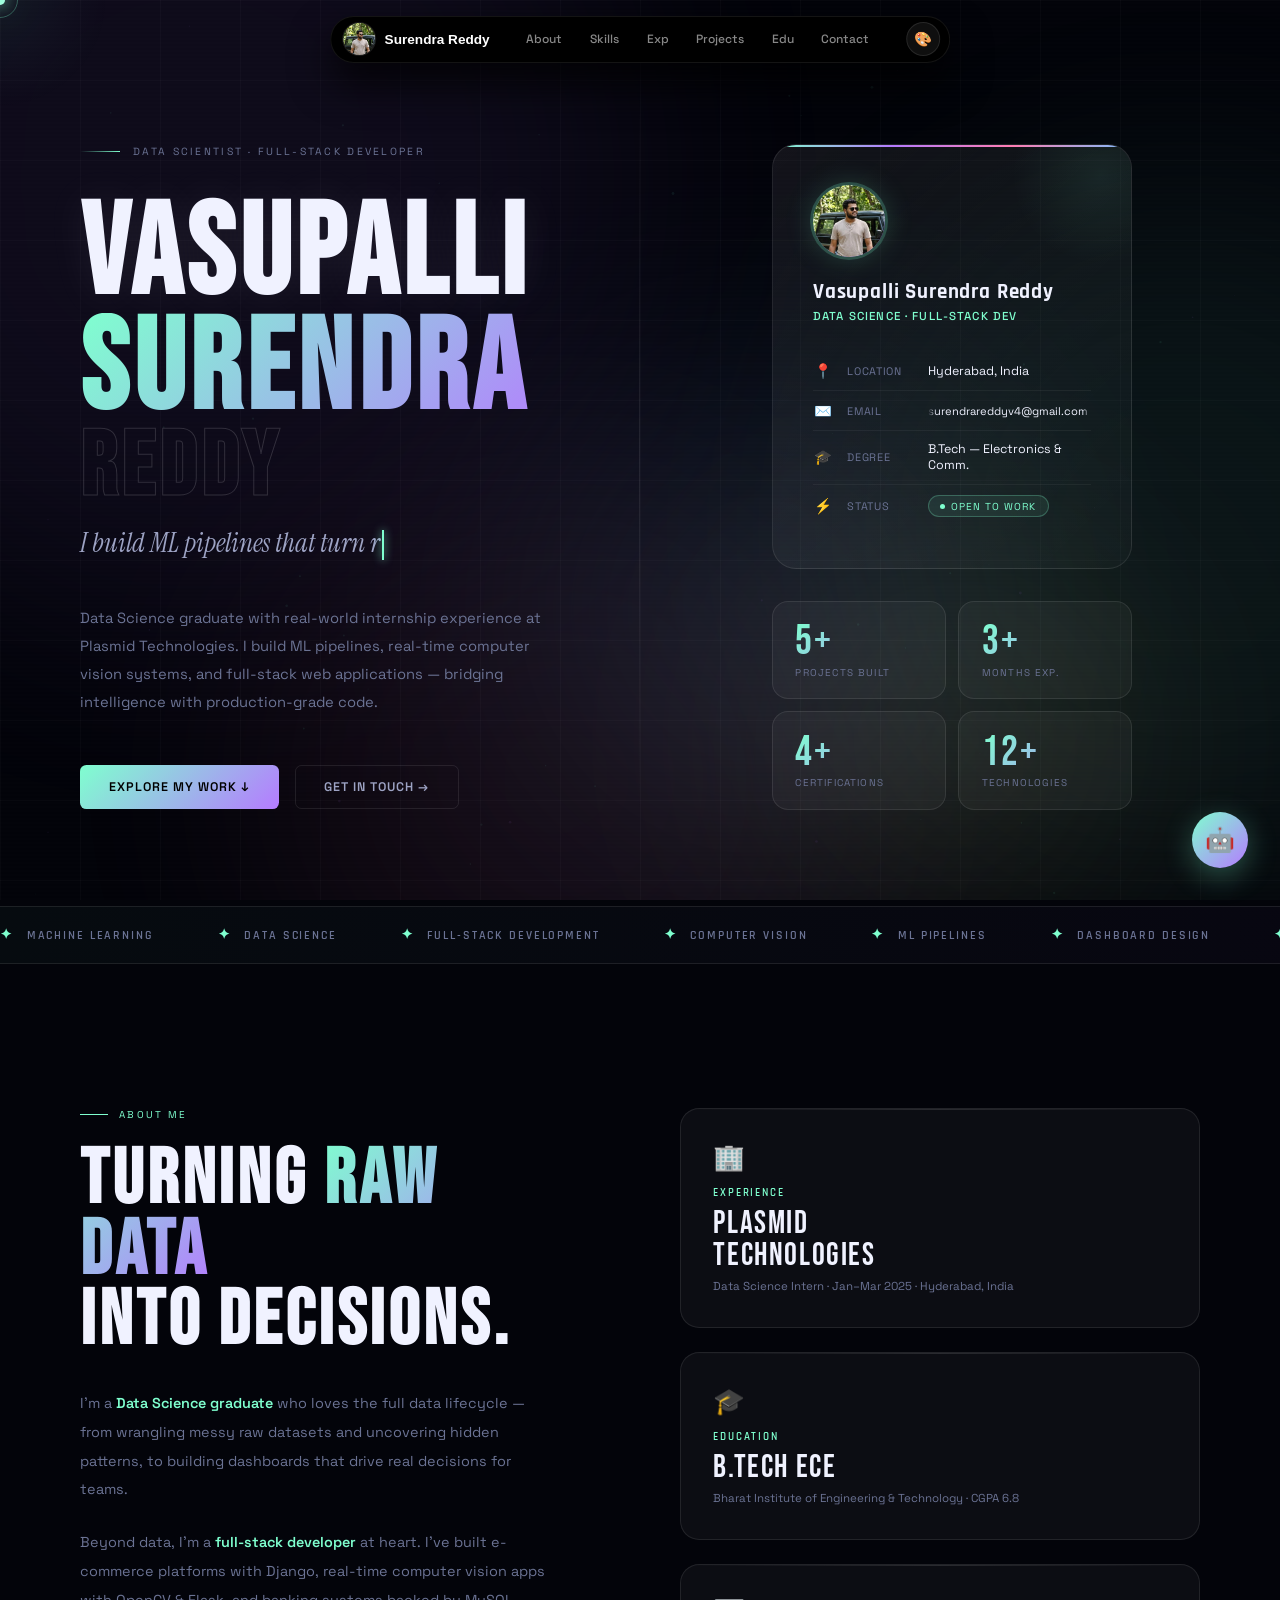
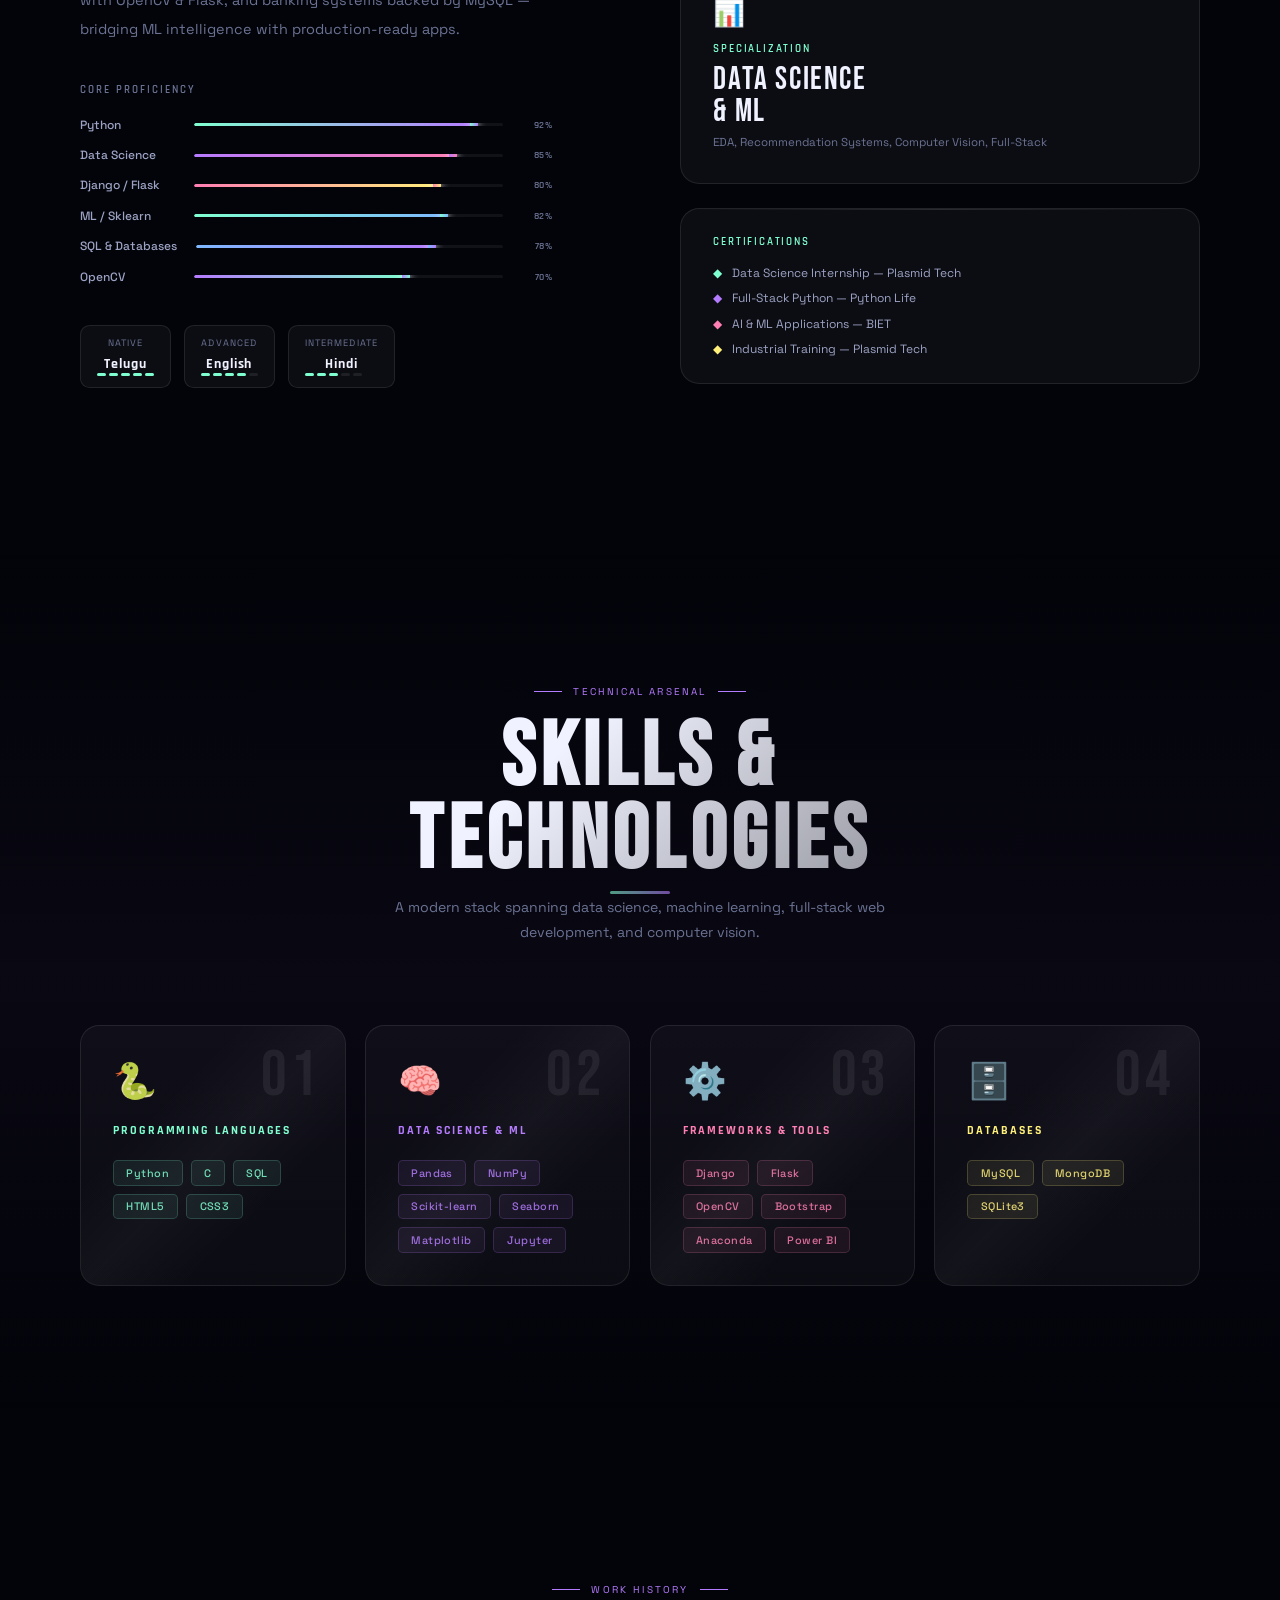
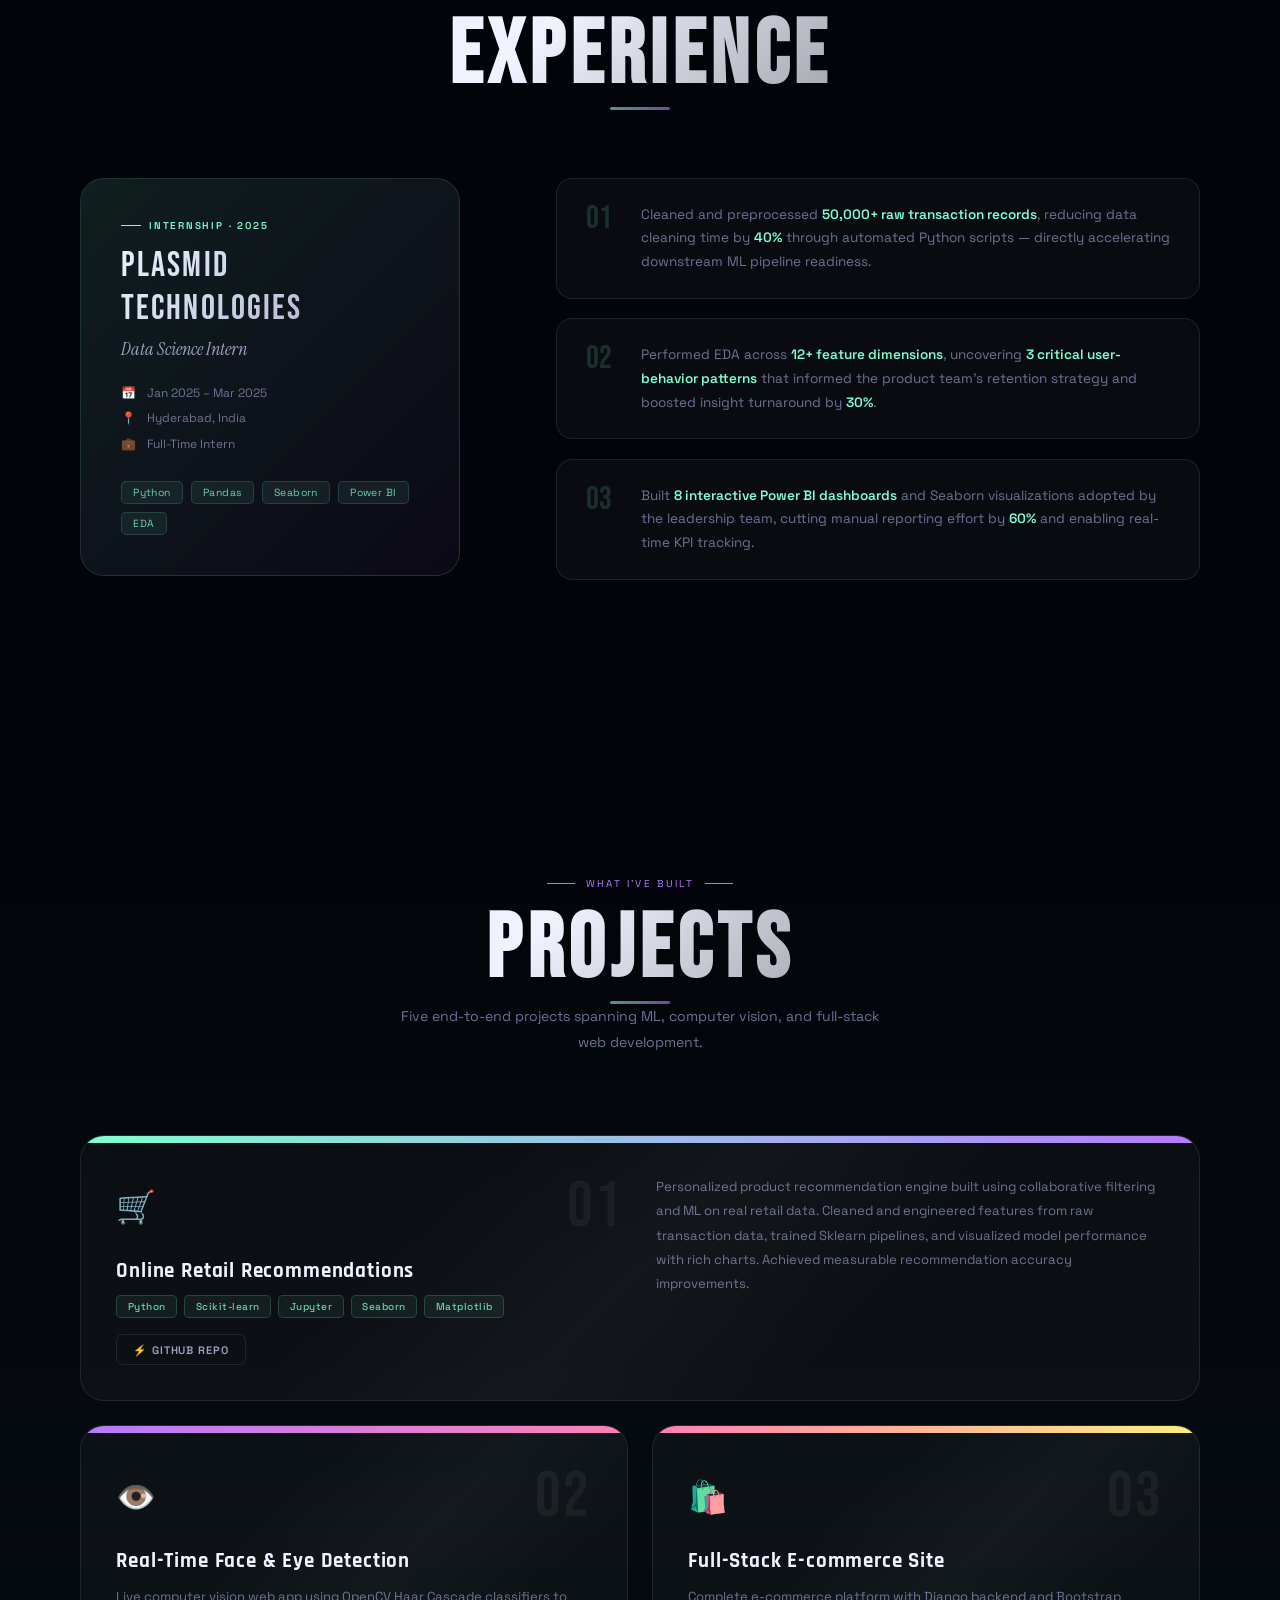
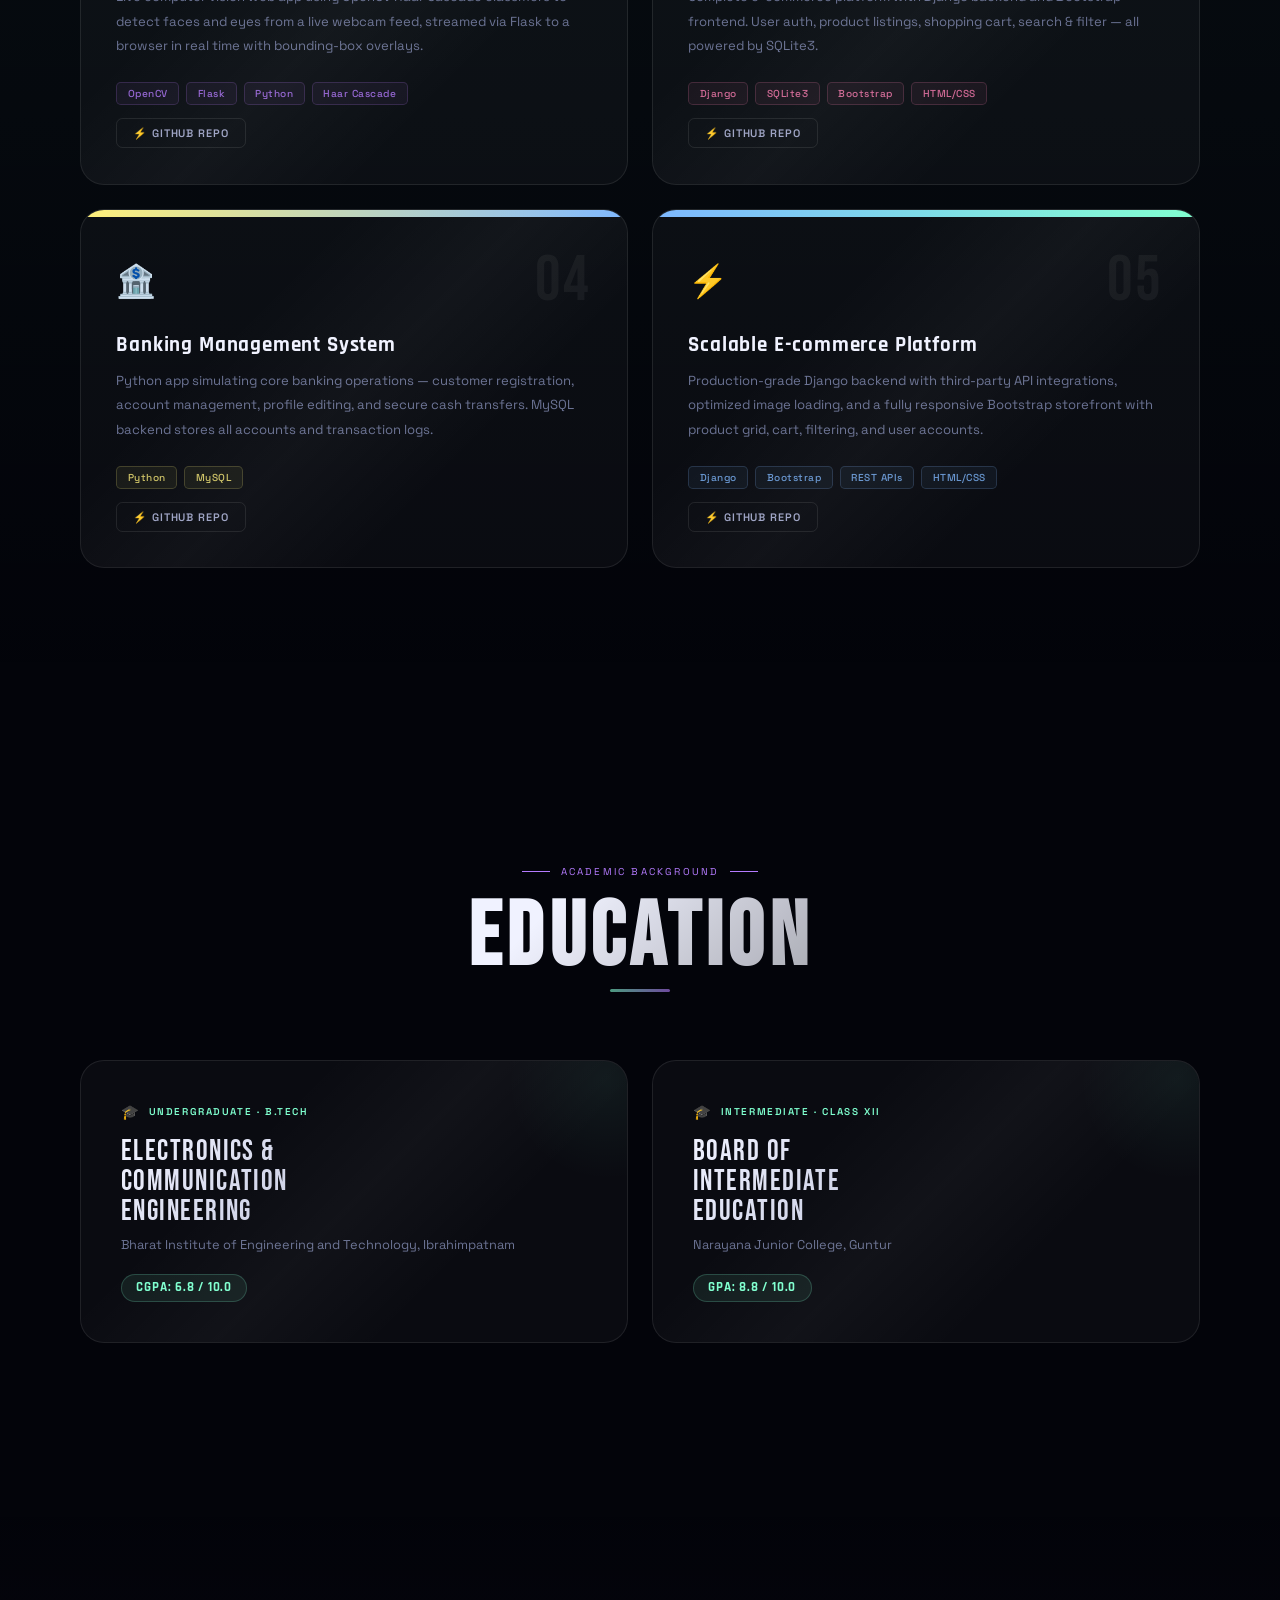
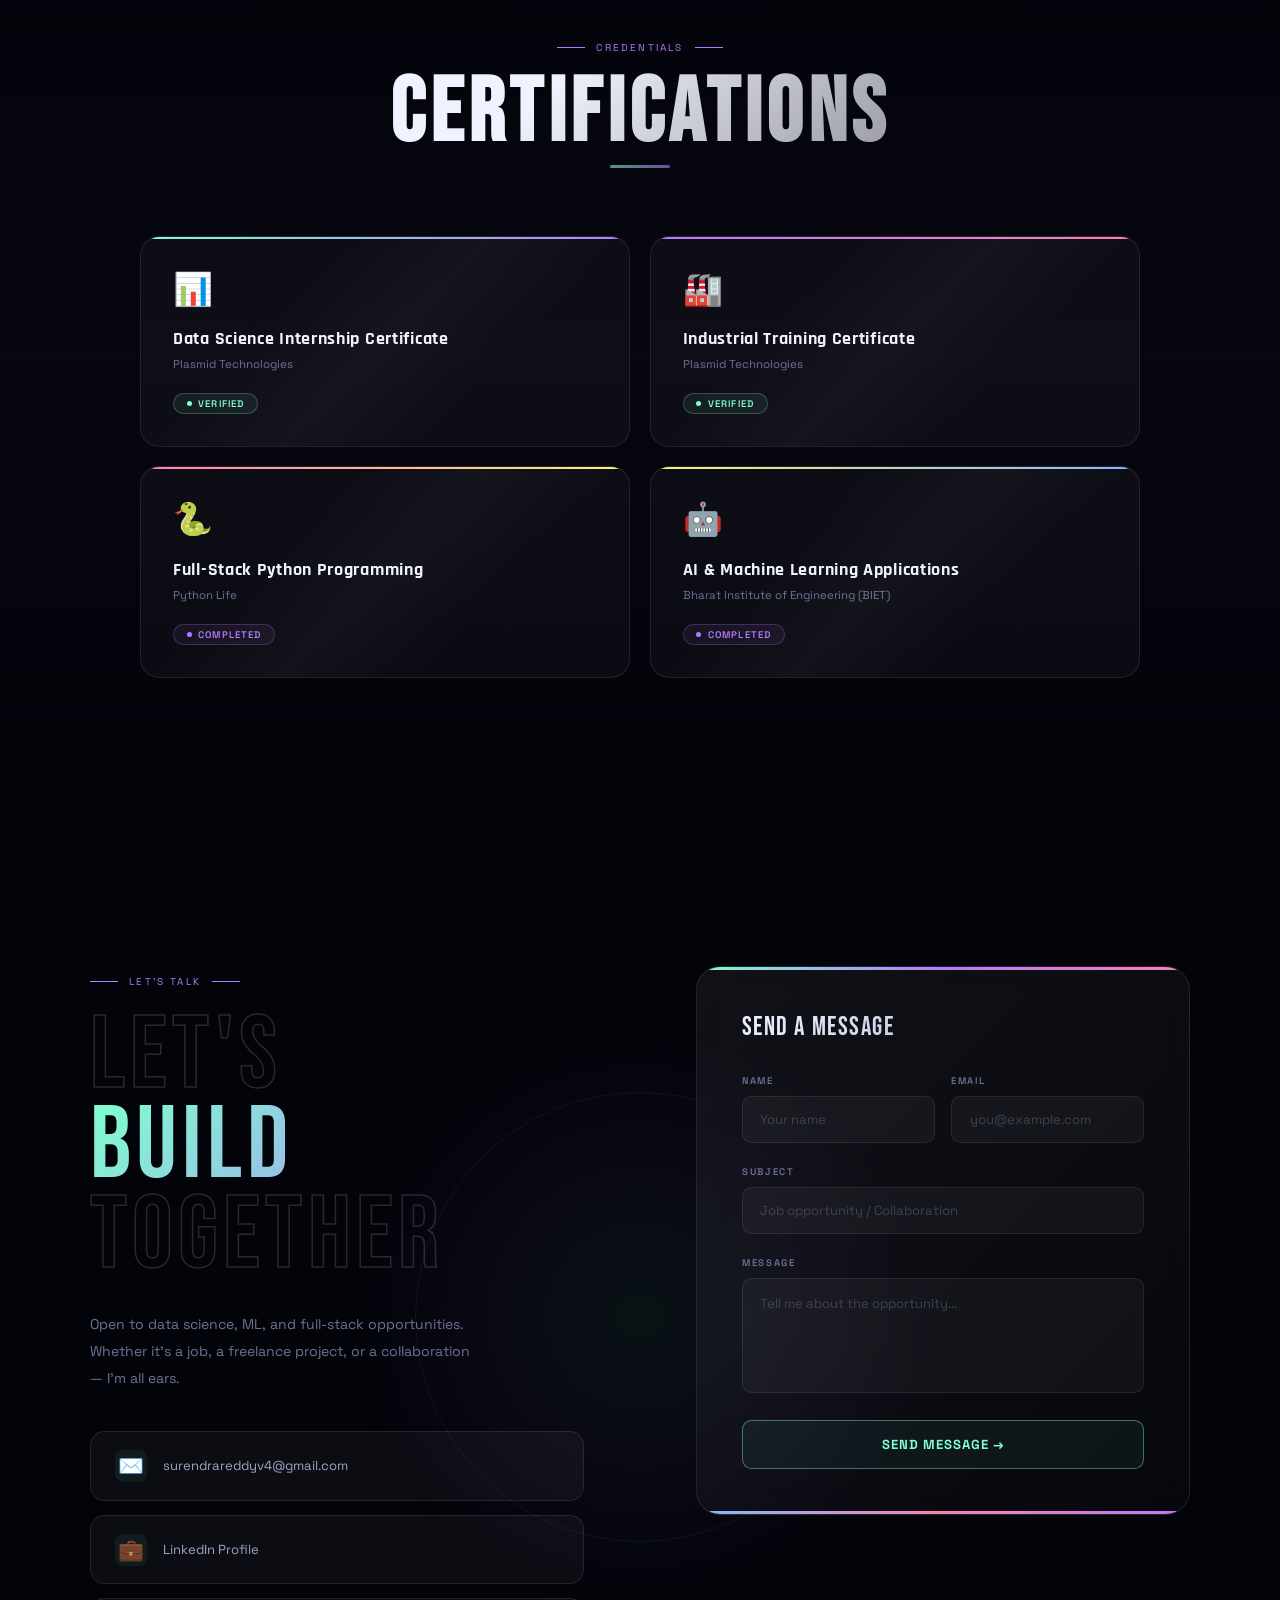
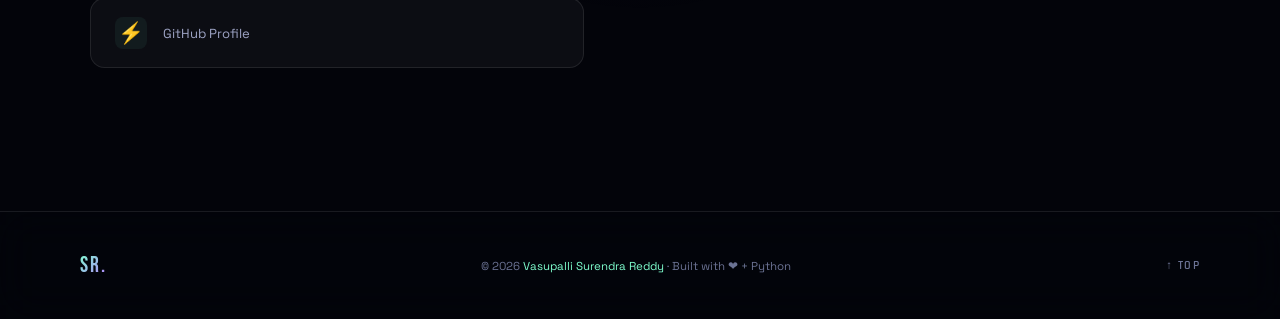
<file: index.html>
<!DOCTYPE html>
<html lang="en">

<head>
  <meta charset="UTF-8">
  <meta name="viewport" content="width=device-width, initial-scale=1.0, maximum-scale=1.0, user-scalable=no">
  <title>Surendra Reddy — Portfolio</title>
  <link
    href="https://fonts.googleapis.com/css2?family=Bebas+Neue&family=Instrument+Serif:ital@0;1&family=Space+Grotesk:wght@300;400;500;600;700&family=Rajdhani:wght@300;400;500;600;700&display=swap"
    rel="stylesheet">
  <style>
    *,
    *::before,
    *::after {
      margin: 0;
      padding: 0;
      box-sizing: border-box
    }

    :root {
      --void: #03040a;
      --deep: #070916;
      --glass: rgba(255, 255, 255, 0.04);
      --glass2: rgba(255, 255, 255, 0.07);
      --rim: rgba(255, 255, 255, 0.09);
      --a1: #7fffcf;
      --a2: #b57bff;
      --a3: #ff7eb3;
      --a4: #7eb8ff;
      --a5: #fff07a;
      --txt: #f0f2ff;
      --muted: #6b7394;
      --soft: #9da3c4;
    }

    /* ══ THEME PRESETS ══ */
    html[data-theme="ocean"] {
      --a1: #64d8ff;
      --a2: #5b8def;
      --a3: #a78bfa;
      --a4: #34d399;
      --a5: #67e8f9
    }

    html[data-theme="gold"] {
      --a1: #fbbf24;
      --a2: #f59e0b;
      --a3: #d97706;
      --a4: #fcd34d;
      --a5: #fde68a
    }

    html {
      scroll-behavior: smooth;
      font-size: 16px
    }

    body {
      background: var(--void);
      color: var(--txt);
      font-family: 'Space Grotesk', sans-serif;
      overflow-x: hidden;
      cursor: none
    }

    /* ══ AURORA BG ══ */
    #aurora {
      position: fixed;
      inset: 0;
      z-index: 0;
      overflow: hidden;
      pointer-events: none
    }

    .aurora-blob {
      position: absolute;
      border-radius: 50%;
      filter: blur(120px);
      opacity: .07;
      animation: aBlob 14s ease-in-out infinite
    }

    .ab1 {
      width: 900px;
      height: 900px;
      background: var(--a2);
      top: -30%;
      left: -20%;
      animation-delay: 0s
    }

    .ab2 {
      width: 700px;
      height: 700px;
      background: var(--a1);
      top: 20%;
      right: -20%;
      animation-delay: -5s;
      animation-duration: 17s
    }

    .ab3 {
      width: 600px;
      height: 600px;
      background: var(--a3);
      bottom: -20%;
      left: 20%;
      animation-delay: -9s;
      animation-duration: 12s
    }

    .ab4 {
      width: 500px;
      height: 500px;
      background: var(--a4);
      top: 40%;
      left: 40%;
      animation-delay: -3s;
      animation-duration: 20s;
      opacity: .1
    }

    .ab5 {
      width: 400px;
      height: 400px;
      background: var(--a5);
      top: 60%;
      right: 10%;
      animation-delay: -7s;
      animation-duration: 16s;
      opacity: .08
    }

    @keyframes aBlob {

      0%,
      100% {
        transform: translate(0, 0) scale(1)
      }

      33% {
        transform: translate(60px, -40px) scale(1.12)
      }

      66% {
        transform: translate(-40px, 60px) scale(.9)
      }
    }

    /* ══ GRID OVERLAY ══ */
    #grid-overlay {
      position: fixed;
      inset: 0;
      z-index: 1;
      pointer-events: none;
      background-image: linear-gradient(rgba(255, 255, 255, .025) 1px, transparent 1px), linear-gradient(90deg, rgba(255, 255, 255, .025) 1px, transparent 1px);
      background-size: 80px 80px;
      animation: gridMove 20s linear infinite
    }

    @keyframes gridMove {
      from {
        background-position: 0 0
      }

      to {
        background-position: 80px 80px
      }
    }

    /* ══ SCAN LINE ══ */
    #scanline {
      position: fixed;
      inset: 0;
      z-index: 2;
      pointer-events: none;
      background: repeating-linear-gradient(0deg, transparent, transparent 2px, rgba(0, 0, 0, .03) 2px, rgba(0, 0, 0, .03) 4px);
      opacity: .4
    }

    /* ══ SHOOTING STARS ══ */
    #meteors {
      position: fixed;
      inset: 0;
      z-index: 1;
      pointer-events: none;
      overflow: hidden
    }

    .meteor {
      position: absolute;
      width: 2px;
      height: 80px;
      background: linear-gradient(to bottom, rgba(127, 255, 207, .6), transparent);
      border-radius: 999px;
      opacity: 0;
      animation: meteorFall linear infinite
    }

    .meteor::before {
      content: '';
      position: absolute;
      top: 0;
      left: -1px;
      width: 4px;
      height: 4px;
      background: var(--a1);
      border-radius: 50%;
      box-shadow: 0 0 8px var(--a1), 0 0 20px rgba(127, 255, 207, .4)
    }

    .m1 {
      top: -80px;
      left: 15%;
      animation-duration: 2.5s;
      animation-delay: 1s
    }

    .m2 {
      top: -80px;
      left: 45%;
      animation-duration: 3s;
      animation-delay: 4s;
      height: 60px
    }

    .m3 {
      top: -80px;
      left: 75%;
      animation-duration: 2s;
      animation-delay: 7s
    }

    .m4 {
      top: -80px;
      left: 30%;
      animation-duration: 3.5s;
      animation-delay: 10s;
      height: 100px
    }

    .m5 {
      top: -80px;
      left: 60%;
      animation-duration: 2.8s;
      animation-delay: 13s;
      height: 70px
    }

    .m6 {
      top: -80px;
      left: 85%;
      animation-duration: 2.2s;
      animation-delay: 5.5s;
      height: 50px
    }

    @keyframes meteorFall {
      0% {
        transform: translateY(-100px) rotate(-35deg);
        opacity: 0
      }

      10% {
        opacity: 1
      }

      100% {
        transform: translateY(calc(100vh + 200px)) rotate(-35deg);
        opacity: 0
      }
    }

    /* ══ CUSTOM CURSOR — 3D GLOW ══ */
    #dot {
      width: 10px;
      height: 10px;
      background: var(--a1);
      border-radius: 50%;
      position: fixed;
      z-index: 9999;
      pointer-events: none;
      transform: translate(-50%, -50%);
      transition: transform .15s cubic-bezier(.16, 1, .3, 1), width .35s, height .35s, background .35s, border-radius .35s;
      box-shadow: 0 0 15px var(--a1), 0 0 40px rgba(127, 255, 207, .25), inset 0 0 6px rgba(255, 255, 255, .4);
      mix-blend-mode: screen
    }

    #trail {
      width: 36px;
      height: 36px;
      border: 1.5px solid rgba(127, 255, 207, .3);
      border-radius: 50%;
      position: fixed;
      z-index: 9998;
      pointer-events: none;
      transform: translate(-50%, -50%);
      transition: width .4s cubic-bezier(.16, 1, .3, 1), height .4s cubic-bezier(.16, 1, .3, 1), border-color .35s, border-radius .35s, background .35s;
      backdrop-filter: blur(1px)
    }

    #dot.hover {
      width: 18px;
      height: 18px;
      background: var(--a2);
      box-shadow: 0 0 25px var(--a2), 0 0 60px rgba(181, 123, 255, .35), inset 0 0 8px rgba(255, 255, 255, .5);
      border-radius: 30%
    }

    #trail.hover {
      width: 60px;
      height: 60px;
      border-color: rgba(181, 123, 255, .45);
      border-radius: 35%;
      background: rgba(181, 123, 255, .04)
    }

    #dot.clicking {
      transform: translate(-50%, -50%) scale(.4) !important;
      background: var(--a3);
      box-shadow: 0 0 30px var(--a3), 0 0 60px rgba(255, 126, 179, .4)
    }

    #cursor-glow {
      position: fixed;
      width: 220px;
      height: 220px;
      border-radius: 50%;
      pointer-events: none;
      z-index: 1;
      background: radial-gradient(circle, rgba(127, 255, 207, .06) 0%, transparent 70%);
      transform: translate(-50%, -50%);
      transition: opacity .4s
    }

    #cursor-particles {
      position: fixed;
      inset: 0;
      z-index: 9997;
      pointer-events: none
    }

    /* ══ LOADER ══ */
    #loader {
      position: fixed;
      inset: 0;
      z-index: 10000;
      background: var(--void);
      display: flex;
      flex-direction: column;
      align-items: center;
      justify-content: center;
      gap: 2rem;
      transition: opacity .8s, visibility .8s
    }

    #loader.out {
      opacity: 0;
      visibility: hidden;
      pointer-events: none
    }

    .ldr-logo {
      font-family: 'Bebas Neue', cursive;
      font-size: 4rem;
      letter-spacing: .1em;
      background: linear-gradient(135deg, var(--a1), var(--a2), var(--a3));
      -webkit-background-clip: text;
      -webkit-text-fill-color: transparent;
      background-clip: text;
      animation: ldrPulse 1.5s ease-in-out infinite
    }

    @keyframes ldrPulse {

      0%,
      100% {
        opacity: .6
      }

      50% {
        opacity: 1
      }
    }

    .ldr-line {
      width: 280px;
      height: 1px;
      background: var(--rim);
      position: relative;
      overflow: hidden
    }

    .ldr-fill {
      position: absolute;
      top: 0;
      left: 0;
      height: 100%;
      background: linear-gradient(90deg, var(--a1), var(--a2));
      width: 0%;
      transition: width .04s
    }

    .ldr-pct {
      font-family: 'Rajdhani', sans-serif;
      font-size: .85rem;
      letter-spacing: .2em;
      color: var(--muted)
    }

    /* ══ NAV ══ */
    nav {
      position: fixed;
      top: 1rem;
      left: 50%;
      transform: translateX(-50%);
      width: auto;
      min-width: 300px;
      z-index: 500;
      padding: .4rem .6rem .4rem .8rem;
      display: flex;
      align-items: center;
      gap: 1.5rem;
      justify-content: space-between;
      border-radius: 40px;
      background: #000;
      box-shadow: 0 20px 40px rgba(0,0,0,0.8), inset 0 0 0 1px rgba(255,255,255,0.08);
      transition: all .5s cubic-bezier(.4, 0, .2, 1);
      animation: navFloat 1s .3s both;
    }

    nav:hover {
      transform: translateX(-50%) scale(1.02);
      box-shadow: 0 30px 60px rgba(0,0,0,0.9), inset 0 0 0 1px rgba(255,255,255,0.12);
    }

    nav.solid {
      top: 0.8rem;
    }

    @keyframes navFloat {
      from { transform: translateX(-50%) translateY(-120%); opacity: 0 }
      to { transform: translateX(-50%) translateY(0); opacity: 1 }
    }

    /* Nav Left — Avatar + Brand */
    .nav-left {
      display: flex;
      align-items: center;
      gap: .6rem;
      text-decoration: none;
    }

    .nav-avatar {
      width: 32px;
      height: 32px;
      border-radius: 50%;
      background: #222;
      display: flex;
      align-items: center;
      justify-content: center;
      position: relative;
      overflow: hidden;
      box-shadow: 0 0 0 1px rgba(255,255,255,0.1);
    }

    .nav-avatar img {
      width: 100%;
      height: 100%;
      object-fit: cover;
      object-position: center 15%;
    }

    .nav-brand-wrap {
      display: flex;
      flex-direction: column;
      line-height: 1;
    }

    .nav-brand {
      font-family: 'Inter', sans-serif;
      font-size: .85rem;
      font-weight: 600;
      color: #fff;
    }

    .nav-brand-sub {
      display: none;
    }

    /* Nav Center — Pill Links */
    .nav-center {
      display: flex;
      gap: 2px;
      list-style: none;
      padding: 0;
      margin: 0;
    }

    .nav-center a {
      color: #888;
      text-decoration: none;
      font-size: .75rem;
      font-weight: 500;
      padding: .4rem .8rem;
      border-radius: 20px;
      transition: all .3s ease;
      display: block;
    }

    .nav-center a:hover {
      color: #fff;
    }

    .nav-center a.act {
      color: #000;
      background: #fff;
      font-weight: 600;
    }

    /* Nav Right */
    .nav-right {
      display: flex;
      align-items: center;
      gap: .4rem;
    }

    .nav-status {
      display: none;
    }

    .theme-toggle {
      background: #1a1a1a;
      border: none;
      width: 32px;
      height: 32px;
      border-radius: 50%;
      color: #fff;
      cursor: pointer;
      display: flex;
      align-items: center;
      justify-content: center;
      font-size: 1rem;
      transition: all .3s ease;
    }

    .theme-toggle:hover {
      background: #2a2a2a;
    }

    .ham {
      display: none;
      flex-direction: column;
      gap: 4px;
      background: #1a1a1a;
      border: none;
      cursor: pointer;
      width: 32px;
      height: 32px;
      border-radius: 50%;
      align-items: center;
      justify-content: center;
    }

    .ham span {
      display: block;
      width: 14px;
      height: 1.5px;
      background: #fff;
      transition: all .4s cubic-bezier(.16, 1, .3, 1)
    }

    .ham.open span:first-child { transform: translateY(5.5px) rotate(45deg); }
    .ham.open span:nth-child(2) { opacity: 0; }
    .ham.open span:last-child { transform: translateY(-5.5px) rotate(-45deg); }

    .mob {
      position: fixed;
      inset: 0;
      background: rgba(3, 4, 10, .97);
      backdrop-filter: blur(40px);
      z-index: 490;
      display: flex;
      flex-direction: column;
      align-items: center;
      justify-content: center;
      gap: 2rem;
      transform: translateY(-100%);
      transition: transform .6s cubic-bezier(.16, 1, .3, 1)
    }

    .mob.open {
      transform: translateY(0)
    }

    .mob a {
      font-family: 'Bebas Neue', cursive;
      font-size: 3.5rem;
      letter-spacing: .08em;
      color: rgba(255, 255, 255, .3);
      text-decoration: none;
      transition: all .4s;
      line-height: 1;
      position: relative
    }

    .mob a::after {
      content: '';
      position: absolute;
      bottom: -.2rem;
      left: 0;
      width: 0;
      height: 2px;
      background: linear-gradient(90deg, var(--a1), var(--a2));
      transition: width .4s
    }

    .mob a:hover {
      color: var(--a1);
      text-shadow: 0 0 40px rgba(127, 255, 207, .5);
      transform: translateX(10px)
    }

    .mob a:hover::after {
      width: 100%
    }

    /* ══ AI AGENT CHATBOT ══ */
    #ai-agent-btn {
      position: fixed;
      bottom: 2rem;
      right: 2rem;
      z-index: 600;
      width: 56px;
      height: 56px;
      border-radius: 50%;
      background: linear-gradient(135deg, var(--a1), var(--a2));
      border: none;
      cursor: none;
      display: flex;
      align-items: center;
      justify-content: center;
      font-size: 1.5rem;
      color: #000;
      box-shadow: 0 8px 30px rgba(127, 255, 207, .3), 0 0 0 0 rgba(127, 255, 207, .3);
      transition: all .4s;
      animation: agentPulse 3s ease-in-out infinite
    }

    @keyframes agentPulse {

      0%,
      100% {
        box-shadow: 0 8px 30px rgba(127, 255, 207, .3), 0 0 0 0 rgba(127, 255, 207, .3)
      }

      50% {
        box-shadow: 0 8px 30px rgba(127, 255, 207, .3), 0 0 0 12px rgba(127, 255, 207, 0)
      }
    }

    #ai-agent-btn:hover {
      transform: scale(1.1) rotate(10deg);
      box-shadow: 0 12px 40px rgba(127, 255, 207, .5)
    }

    #ai-agent-btn.open {
      border-radius: 1rem;
      transform: scale(1.05)
    }

    #ai-chat {
      position: fixed;
      bottom: 6rem;
      right: 2rem;
      z-index: 600;
      width: 380px;
      max-height: 520px;
      background: rgba(7, 9, 22, .95);
      backdrop-filter: blur(40px);
      border: 1px solid rgba(127, 255, 207, .15);
      border-radius: 1.5rem;
      overflow: hidden;
      transform: translateY(20px) scale(.9);
      opacity: 0;
      visibility: hidden;
      transition: all .4s cubic-bezier(.16, 1, .3, 1);
      display: flex;
      flex-direction: column;
      box-shadow: 0 25px 80px rgba(0, 0, 0, .6), 0 0 0 1px rgba(255, 255, 255, .04)
    }

    #ai-chat.open {
      transform: translateY(0) scale(1);
      opacity: 1;
      visibility: visible
    }

    .ai-header {
      padding: 1.2rem 1.5rem;
      border-bottom: 1px solid rgba(255, 255, 255, .06);
      display: flex;
      align-items: center;
      gap: .8rem;
      background: rgba(127, 255, 207, .03)
    }

    .ai-header-dot {
      width: 10px;
      height: 10px;
      border-radius: 50%;
      background: var(--a1);
      box-shadow: 0 0 8px var(--a1);
      animation: nsDot 2s infinite
    }

    .ai-header-info {
      flex: 1
    }

    .ai-header-name {
      font-family: 'Rajdhani', sans-serif;
      font-size: .85rem;
      font-weight: 700;
      letter-spacing: .04em;
      color: var(--txt)
    }

    .ai-header-status {
      font-size: .58rem;
      color: var(--a1);
      letter-spacing: .1em;
      text-transform: uppercase
    }

    .ai-close {
      background: none;
      border: none;
      color: var(--muted);
      font-size: 1.1rem;
      cursor: none;
      transition: color .3s;
      padding: 4px
    }

    .ai-close:hover {
      color: var(--a3)
    }

    .ai-messages {
      flex: 1;
      overflow-y: auto;
      padding: 1.2rem;
      display: flex;
      flex-direction: column;
      gap: .8rem;
      max-height: 340px;
      scrollbar-width: thin;
      scrollbar-color: rgba(127, 255, 207, .15) transparent
    }

    .ai-msg {
      max-width: 85%;
      padding: .7rem 1rem;
      border-radius: 1rem;
      font-size: .78rem;
      line-height: 1.6;
      animation: msgIn .3s both
    }

    @keyframes msgIn {
      from {
        transform: translateY(8px);
        opacity: 0
      }

      to {
        transform: translateY(0);
        opacity: 1
      }
    }

    .ai-msg.bot {
      background: rgba(127, 255, 207, .08);
      border: 1px solid rgba(127, 255, 207, .12);
      color: var(--soft);
      align-self: flex-start;
      border-bottom-left-radius: .3rem
    }

    .ai-msg.user {
      background: rgba(181, 123, 255, .1);
      border: 1px solid rgba(181, 123, 255, .15);
      color: var(--txt);
      align-self: flex-end;
      border-bottom-right-radius: .3rem
    }

    .ai-msg.bot em {
      color: var(--a1);
      font-style: normal;
      font-weight: 600
    }

    .ai-typing {
      display: flex;
      gap: 4px;
      padding: .7rem 1rem;
      align-self: flex-start
    }

    .ai-typing span {
      width: 6px;
      height: 6px;
      border-radius: 50%;
      background: var(--a1);
      animation: typeDot 1.2s infinite
    }

    .ai-typing span:nth-child(2) {
      animation-delay: .2s
    }

    .ai-typing span:nth-child(3) {
      animation-delay: .4s
    }

    @keyframes typeDot {

      0%,
      100% {
        opacity: .3;
        transform: translateY(0)
      }

      50% {
        opacity: 1;
        transform: translateY(-4px)
      }
    }

    .ai-input-wrap {
      padding: .8rem;
      border-top: 1px solid rgba(255, 255, 255, .06);
      display: flex;
      gap: .6rem;
      background: rgba(0, 0, 0, .2)
    }

    .ai-input {
      flex: 1;
      background: rgba(255, 255, 255, .05);
      border: 1px solid rgba(255, 255, 255, .08);
      border-radius: 2rem;
      padding: .55rem 1rem;
      font-family: 'Space Grotesk', sans-serif;
      font-size: .75rem;
      color: var(--txt);
      outline: none;
      transition: all .3s
    }

    .ai-input:focus {
      border-color: var(--a1);
      box-shadow: 0 0 0 2px rgba(127, 255, 207, .08)
    }

    .ai-input::placeholder {
      color: var(--muted);
      opacity: .5
    }

    .ai-send {
      width: 36px;
      height: 36px;
      border-radius: 50%;
      background: linear-gradient(135deg, var(--a1), var(--a2));
      border: none;
      cursor: none;
      font-size: .85rem;
      color: #000;
      transition: all .3s;
      display: flex;
      align-items: center;
      justify-content: center
    }

    .ai-send:hover {
      transform: scale(1.1);
      box-shadow: 0 4px 15px rgba(127, 255, 207, .3)
    }

    .ai-suggestions {
      display: flex;
      flex-wrap: wrap;
      gap: .4rem;
      padding: 0 1.2rem .8rem
    }

    .ai-sug {
      font-size: .6rem;
      padding: .3rem .7rem;
      border-radius: 2rem;
      background: rgba(255, 255, 255, .04);
      border: 1px solid rgba(255, 255, 255, .08);
      color: var(--muted);
      cursor: none;
      transition: all .3s;
      font-family: 'Space Grotesk', sans-serif
    }

    .ai-sug:hover {
      border-color: var(--a1);
      color: var(--a1);
      background: rgba(127, 255, 207, .06)
    }

    /* ══ THEME PICKER ══ */
    .theme-toggle {
      width: 34px;
      height: 34px;
      border-radius: 50%;
      background: rgba(255, 255, 255, .06);
      border: 1px solid rgba(255, 255, 255, .1);
      cursor: none;
      display: flex;
      align-items: center;
      justify-content: center;
      font-size: .9rem;
      transition: all .35s;
      position: relative
    }

    .theme-toggle:hover {
      background: rgba(255, 255, 255, .12);
      border-color: var(--a1);
      transform: rotate(30deg) scale(1.1);
      box-shadow: 0 0 15px rgba(127, 255, 207, .15)
    }

    #theme-panel {
      position: fixed;
      top: 4.5rem;
      right: 2.5rem;
      z-index: 550;
      background: rgba(7, 9, 22, .95);
      backdrop-filter: blur(40px);
      border: 1px solid rgba(255, 255, 255, .1);
      border-radius: 1.2rem;
      padding: 1.2rem;
      width: 220px;
      transform: translateY(-10px) scale(.95);
      opacity: 0;
      visibility: hidden;
      transition: all .35s cubic-bezier(.16, 1, .3, 1);
      box-shadow: 0 20px 60px rgba(0, 0, 0, .5)
    }

    #theme-panel.open {
      transform: translateY(0) scale(1);
      opacity: 1;
      visibility: visible
    }

    .tp-title {
      font-family: 'Rajdhani', sans-serif;
      font-size: .65rem;
      font-weight: 700;
      letter-spacing: .16em;
      text-transform: uppercase;
      color: var(--muted);
      margin-bottom: .8rem
    }

    .tp-grid {
      display: grid;
      grid-template-columns: repeat(3, 1fr);
      gap: .5rem
    }

    .tp-swatch {
      width: 100%;
      aspect-ratio: 1;
      border-radius: .6rem;
      cursor: none;
      border: 2px solid transparent;
      transition: all .3s;
      position: relative;
      overflow: hidden
    }

    .tp-swatch:hover {
      transform: scale(1.1);
      border-color: rgba(255, 255, 255, .3)
    }

    .tp-swatch.active {
      border-color: #fff;
      box-shadow: 0 0 12px rgba(255, 255, 255, .2)
    }

    .tp-swatch.active::after {
      content: '✓';
      position: absolute;
      inset: 0;
      display: flex;
      align-items: center;
      justify-content: center;
      font-size: .65rem;
      color: #000;
      font-weight: 700
    }

    .tp-swatch[data-t="aurora"] {
      background: linear-gradient(135deg, #7fffcf, #b57bff)
    }

    .tp-swatch[data-t="ocean"] {
      background: linear-gradient(135deg, #64d8ff, #5b8def)
    }

    .tp-swatch[data-t="gold"] {
      background: linear-gradient(135deg, #fbbf24, #f59e0b)
    }

    .tp-name {
      font-size: .5rem;
      text-align: center;
      margin-top: .25rem;
      color: var(--muted);
      letter-spacing: .06em;
      text-transform: uppercase
    }

    /* ══ SECTIONS ══ */
    section {
      position: relative;
      z-index: 3
    }

    /* ══ HERO ══ */
    #hero {
      min-height: 100vh;
      display: grid;
      grid-template-columns: 1fr 1fr;
      gap: 0;
      align-items: stretch;
      overflow: hidden
    }

    .hero-left {
      display: flex;
      flex-direction: column;
      justify-content: center;
      padding: 9rem 4rem 6rem 5rem;
      position: relative
    }

    .hero-left::after {
      content: '';
      position: absolute;
      right: 0;
      top: 10%;
      bottom: 10%;
      width: 1px;
      background: linear-gradient(to bottom, transparent, var(--rim), transparent)
    }

    .hero-eyebrow {
      display: flex;
      align-items: center;
      gap: .8rem;
      margin-bottom: 2.5rem;
      opacity: 0;
      animation: riseUp .9s .3s both
    }

    .hero-eyebrow span {
      font-size: .65rem;
      letter-spacing: .22em;
      text-transform: uppercase;
      color: var(--muted)
    }

    .hero-eyebrow::before {
      content: '';
      width: 40px;
      height: 1px;
      background: linear-gradient(90deg, transparent, var(--a1))
    }

    .hero-title {
      font-family: 'Bebas Neue', cursive;
      font-size: clamp(5rem, 10vw, 9.5rem);
      line-height: .9;
      letter-spacing: .04em;
      margin-bottom: 1rem;
      opacity: 0;
      animation: riseUp .9s .5s both;
      position: relative
    }

    .hero-title .t1 {
      display: block;
      color: var(--txt);
      text-shadow: 0 0 40px rgba(240, 242, 255, .08)
    }

    .hero-title .t2 {
      display: block;
      background: linear-gradient(135deg, var(--a1) 0%, var(--a2) 50%, var(--a3) 100%);
      background-size: 200% 200%;
      -webkit-background-clip: text;
      -webkit-text-fill-color: transparent;
      background-clip: text;
      animation: riseUp .9s .5s both, gradShift 6s ease-in-out infinite
    }

    @keyframes gradShift {

      0%,
      100% {
        background-position: 0% 50%
      }

      50% {
        background-position: 100% 50%
      }
    }

    .hero-title .t3 {
      display: block;
      color: transparent;
      -webkit-text-stroke: 1px rgba(255, 255, 255, .15);
      font-size: clamp(3rem, 7vw, 7rem);
      animation: riseUp .9s .5s both, strokePulse 4s ease-in-out infinite
    }

    @keyframes strokePulse {

      0%,
      100% {
        -webkit-text-stroke-color: rgba(255, 255, 255, .15)
      }

      50% {
        -webkit-text-stroke-color: rgba(127, 255, 207, .3)
      }
    }

    .hero-title .t1:hover,
    .hero-title .t2:hover,
    .hero-title .t3:hover {
      animation: glitch .3s linear
    }

    @keyframes glitch {
      0% {
        transform: translate(0)
      }

      20% {
        transform: translate(-3px, 3px)
      }

      40% {
        transform: translate(3px, -3px)
      }

      60% {
        transform: translate(-2px, -2px)
      }

      80% {
        transform: translate(2px, 2px)
      }

      100% {
        transform: translate(0)
      }
    }

    .hero-italic {
      font-family: 'Instrument Serif', serif;
      font-style: italic;
      font-size: clamp(1.2rem, 2.2vw, 1.7rem);
      color: var(--soft);
      margin-bottom: 2.5rem;
      min-height: 2.5rem;
      opacity: 0;
      animation: riseUp .9s .7s both
    }

    .hero-italic .tc {
      display: inline-block;
      width: 2px;
      height: 1.1em;
      background: var(--a1);
      margin-left: 2px;
      animation: tcBlink .9s infinite;
      vertical-align: middle;
      box-shadow: 0 0 8px var(--a1)
    }

    @keyframes tcBlink {

      0%,
      100% {
        opacity: 1
      }

      50% {
        opacity: 0
      }
    }

    .hero-desc {
      font-size: .92rem;
      line-height: 1.9;
      color: var(--muted);
      max-width: 480px;
      margin-bottom: 3rem;
      opacity: 0;
      animation: riseUp .9s .9s both
    }

    .hero-btns {
      display: flex;
      gap: 1rem;
      flex-wrap: wrap;
      opacity: 0;
      animation: riseUp .9s 1.1s both
    }

    .hbtn {
      display: inline-flex;
      align-items: center;
      gap: .6rem;
      padding: .8rem 1.8rem;
      border-radius: .4rem;
      font-family: 'Space Grotesk', sans-serif;
      font-size: .78rem;
      font-weight: 600;
      letter-spacing: .08em;
      text-transform: uppercase;
      text-decoration: none;
      cursor: none;
      transition: all .35s;
      position: relative;
      overflow: hidden
    }

    .hbtn-pri {
      background: linear-gradient(135deg, var(--a1), var(--a2));
      color: #000
    }

    .hbtn-pri::before {
      content: '';
      position: absolute;
      inset: 0;
      background: linear-gradient(135deg, var(--a3), var(--a1));
      opacity: 0;
      transition: opacity .4s
    }

    .hbtn-pri:hover::before {
      opacity: 1
    }

    .hbtn-pri:hover {
      transform: translateY(-3px);
      box-shadow: 0 16px 50px rgba(127, 255, 207, .3)
    }

    .hbtn-sec {
      background: transparent;
      border: 1px solid var(--rim);
      color: var(--soft)
    }

    .hbtn-sec:hover {
      border-color: var(--a1);
      color: var(--a1);
      transform: translateY(-3px);
      background: rgba(127, 255, 207, .05)
    }

    .hbtn span {
      position: relative;
      z-index: 1
    }

    .hero-right {
      display: flex;
      flex-direction: column;
      justify-content: center;
      align-items: center;
      padding: 9rem 5rem 6rem 4rem;
      position: relative;
      gap: 2rem;
      opacity: 0;
      animation: riseUp .9s 1.3s both
    }

    /* IDENTITY CARD */
    .id-card {
      background: linear-gradient(135deg, rgba(255, 255, 255, .07), rgba(255, 255, 255, .02));
      border: 1px solid var(--rim);
      border-radius: 1.5rem;
      padding: 2.5rem;
      width: 100%;
      max-width: 360px;
      backdrop-filter: blur(20px);
      position: relative;
      overflow: hidden;
      transition: transform .5s cubic-bezier(.16, 1, .3, 1), box-shadow .5s;
      transform-style: preserve-3d
    }

    .id-card:hover {
      transform: translateY(-12px) perspective(800px) rotateX(3deg) rotateY(-2deg);
      box-shadow: 0 50px 100px rgba(0, 0, 0, .7), 0 0 0 1px rgba(127, 255, 207, .2), 0 0 80px rgba(127, 255, 207, .05)
    }

    .id-card::before {
      content: '';
      position: absolute;
      top: 0;
      left: 0;
      right: 0;
      height: 2px;
      background: linear-gradient(90deg, var(--a1), var(--a2), var(--a3), var(--a4))
    }

    .id-card::after {
      content: '';
      position: absolute;
      top: -60px;
      right: -60px;
      width: 180px;
      height: 180px;
      background: radial-gradient(circle, rgba(127, 255, 207, .08), transparent 70%);
      border-radius: 50%;
      pointer-events: none
    }

    .idc-ava {
      width: 72px;
      height: 72px;
      border-radius: 50%;
      background: linear-gradient(135deg, var(--a1), var(--a2));
      display: flex;
      align-items: center;
      justify-content: center;
      font-family: 'Bebas Neue', cursive;
      font-size: 1.8rem;
      letter-spacing: .05em;
      color: #000;
      margin-bottom: 1.4rem;
      box-shadow: 0 0 0 3px rgba(127, 255, 207, .2), 0 0 30px rgba(127, 255, 207, .2)
    }

    .idc-name {
      font-family: 'Rajdhani', sans-serif;
      font-size: 1.3rem;
      font-weight: 700;
      letter-spacing: .04em;
      margin-bottom: .2rem
    }

    .idc-role {
      font-size: .72rem;
      letter-spacing: .1em;
      text-transform: uppercase;
      color: var(--a1);
      margin-bottom: 1.8rem;
      font-weight: 500
    }

    .idc-row {
      display: flex;
      align-items: center;
      gap: .9rem;
      padding: .65rem 0;
      border-bottom: 1px solid rgba(255, 255, 255, .05);
      font-size: .78rem
    }

    .idc-row:last-child {
      border: none
    }

    .idc-ic {
      color: var(--a1);
      min-width: 20px;
      text-align: center;
      font-size: .9rem
    }

    .idc-k {
      color: var(--muted);
      min-width: 66px;
      font-size: .68rem;
      letter-spacing: .06em;
      text-transform: uppercase
    }

    .idc-v {
      color: var(--txt);
      font-size: .78rem;
    }

    .scroll-wrap {
      overflow: hidden;
      white-space: nowrap;
      position: relative;
      flex: 1;
      display: flex;
      mask-image: linear-gradient(to right, transparent, black 5%, black 95%, transparent);
      -webkit-mask-image: linear-gradient(to right, transparent, black 5%, black 95%, transparent);
    }

    .scroll-text {
      display: inline-block;
      white-space: nowrap;
      animation: textScroll 6s linear infinite;
    }

    @keyframes textScroll {
      0% {
        transform: translateX(0%);
      }
      100% {
        transform: translateX(-50%);
      }
    }

    .open-badge {
      display: inline-flex;
      align-items: center;
      gap: .4rem;
      font-size: .63rem;
      letter-spacing: .1em;
      text-transform: uppercase;
      background: rgba(127, 255, 207, .08);
      border: 1px solid rgba(127, 255, 207, .25);
      color: var(--a1);
      padding: .22rem .7rem;
      border-radius: 2rem
    }

    .ob-d {
      width: 5px;
      height: 5px;
      background: var(--a1);
      border-radius: 50%;
      animation: nsDot 1.5s infinite
    }

    /* MINI STAT CARDS */
    .mini-stats {
      display: grid;
      grid-template-columns: 1fr 1fr;
      gap: .8rem;
      width: 100%;
      max-width: 360px
    }

    .ms-card {
      background: rgba(255, 255, 255, .04);
      border: 1px solid var(--rim);
      border-radius: 1rem;
      padding: 1.2rem 1.4rem;
      transition: all .35s
    }

    .ms-card:hover {
      background: rgba(255, 255, 255, .07);
      border-color: rgba(127, 255, 207, .2);
      transform: translateY(-3px)
    }

    .ms-num {
      font-family: 'Bebas Neue', cursive;
      font-size: 2.6rem;
      letter-spacing: .05em;
      line-height: 1;
      background: linear-gradient(135deg, var(--a1), var(--a2));
      -webkit-background-clip: text;
      -webkit-text-fill-color: transparent;
      background-clip: text
    }

    .ms-lbl {
      font-size: .62rem;
      letter-spacing: .12em;
      text-transform: uppercase;
      color: var(--muted);
      margin-top: .2rem
    }

    @keyframes riseUp {
      from {
        transform: translateY(45px);
        opacity: 0
      }

      to {
        transform: translateY(0);
        opacity: 1
      }
    }

    /* ══ MARQUEE ══ */
    .mq-wrap {
      border-top: 1px solid var(--rim);
      border-bottom: 1px solid var(--rim);
      background: linear-gradient(90deg, rgba(127, 255, 207, .03), rgba(181, 123, 255, .03));
      padding: 1.2rem 0;
      overflow: hidden;
      z-index: 3;
      position: relative
    }

    .mq-inner {
      display: flex;
      gap: 4rem;
      width: max-content;
      animation: mq 30s linear infinite
    }

    .mq-inner:hover {
      animation-play-state: paused
    }

    @keyframes mq {
      from {
        transform: translateX(0)
      }

      to {
        transform: translateX(-50%)
      }
    }

    .mq-it {
      display: flex;
      align-items: center;
      gap: .8rem;
      font-family: 'Rajdhani', sans-serif;
      font-size: .78rem;
      font-weight: 600;
      letter-spacing: .15em;
      text-transform: uppercase;
      color: var(--muted);
      white-space: nowrap;
      transition: color .3s
    }

    .mq-it:hover {
      color: var(--a1)
    }

    .mq-sep {
      color: var(--a1);
      font-size: .9rem
    }

    /* ══ SECTION SHARED ══ */
    .sec-head {
      text-align: center;
      margin-bottom: 5rem
    }

    .sec-kicker {
      display: inline-flex;
      align-items: center;
      gap: .7rem;
      font-size: .62rem;
      letter-spacing: .22em;
      text-transform: uppercase;
      color: var(--a2);
      margin-bottom: 1.2rem
    }

    .sec-kicker::before,
    .sec-kicker::after {
      content: '';
      width: 28px;
      height: 1px;
      background: var(--a2)
    }

    .sec-title {
      font-family: 'Bebas Neue', cursive;
      font-size: clamp(3.5rem, 7vw, 7rem);
      letter-spacing: .06em;
      line-height: .92;
      background: linear-gradient(135deg, var(--txt) 40%, rgba(255, 255, 255, .35));
      -webkit-background-clip: text;
      -webkit-text-fill-color: transparent;
      background-clip: text
    }

    .sec-sub {
      font-size: .88rem;
      color: var(--muted);
      max-width: 500px;
      margin: .8rem auto 0;
      line-height: 1.8
    }

    /* ══ ABOUT ══ */
    #about {
      padding: 9rem 5rem;
      display: grid;
      grid-template-columns: 1fr 1.1fr;
      gap: 8rem;
      align-items: start
    }

    .about-kicker {
      font-size: .62rem;
      letter-spacing: .22em;
      text-transform: uppercase;
      color: var(--a1);
      margin-bottom: 1.5rem;
      display: flex;
      align-items: center;
      gap: .7rem
    }

    .about-kicker::before {
      content: '';
      width: 28px;
      height: 1px;
      background: var(--a1)
    }

    .about-bigtitle {
      font-family: 'Bebas Neue', cursive;
      font-size: clamp(3.5rem, 6vw, 6rem);
      letter-spacing: .05em;
      line-height: .92;
      margin-bottom: 2rem
    }

    .about-bigtitle .abt-g {
      background: linear-gradient(135deg, var(--a1), var(--a2));
      -webkit-background-clip: text;
      -webkit-text-fill-color: transparent;
      background-clip: text
    }

    .about-txt {
      font-size: .9rem;
      line-height: 2;
      color: var(--muted);
      margin-bottom: 1.5rem
    }

    .about-txt em {
      color: var(--a1);
      font-style: normal;
      font-weight: 600
    }

    /* SKILLS BARS */
    .sbar-wrap {
      margin: 2.5rem 0
    }

    .sbar-title {
      font-family: 'Rajdhani', sans-serif;
      font-size: .7rem;
      letter-spacing: .18em;
      text-transform: uppercase;
      color: var(--muted);
      margin-bottom: 1.2rem;
      font-weight: 600
    }

    .sbar-row {
      display: flex;
      align-items: center;
      gap: 1.2rem;
      margin-bottom: .9rem
    }

    .sbar-name {
      font-size: .75rem;
      font-weight: 500;
      min-width: 95px;
      color: var(--soft)
    }

    .sbar-track {
      flex: 1;
      height: 3px;
      background: rgba(255, 255, 255, .06);
      border-radius: 2px;
      overflow: hidden;
      position: relative
    }

    .sbar-fill {
      height: 100%;
      border-radius: 2px;
      width: 0%;
      transition: width 1.4s cubic-bezier(.16, 1, .3, 1);
      position: relative
    }

    .sbar-fill::after {
      content: '';
      position: absolute;
      right: 0;
      top: -3px;
      width: 8px;
      height: 8px;
      border-radius: 50%;
      background: inherit;
      box-shadow: 0 0 8px currentColor
    }

    .sbar-pct {
      font-size: .65rem;
      color: var(--muted);
      min-width: 30px;
      text-align: right;
      font-family: 'Rajdhani', sans-serif;
      font-weight: 600;
      letter-spacing: .05em
    }

    .about-right {
      display: flex;
      flex-direction: column;
      gap: 1.5rem
    }

    /* ABOUT GLASS PANELS */
    .glass-panel {
      background: rgba(255, 255, 255, .04);
      border: 1px solid var(--rim);
      border-radius: 1.2rem;
      padding: 2rem;
      backdrop-filter: blur(10px);
      transition: all .4s;
      position: relative;
      overflow: hidden
    }

    .glass-panel::before {
      content: '';
      position: absolute;
      top: 0;
      left: 0;
      right: 0;
      height: 1px;
      background: linear-gradient(90deg, transparent, rgba(255, 255, 255, .12), transparent)
    }

    .glass-panel:hover {
      background: rgba(255, 255, 255, .07);
      border-color: rgba(127, 255, 207, .15);
      transform: translateX(6px)
    }

    .gp-ic {
      font-size: 1.6rem;
      margin-bottom: .8rem;
      display: block
    }

    .gp-title {
      font-family: 'Rajdhani', sans-serif;
      font-size: .7rem;
      font-weight: 600;
      letter-spacing: .16em;
      text-transform: uppercase;
      color: var(--a1);
      margin-bottom: .5rem
    }

    .gp-val {
      font-family: 'Bebas Neue', cursive;
      font-size: 2rem;
      letter-spacing: .05em;
      color: var(--txt);
      line-height: 1
    }

    .gp-sub {
      font-size: .72rem;
      color: var(--muted);
      margin-top: .3rem;
      line-height: 1.6
    }

    .lang-row {
      display: flex;
      gap: .8rem;
      flex-wrap: wrap;
      margin-top: .5rem
    }

    .lang-pill {
      background: rgba(255, 255, 255, .04);
      border: 1px solid var(--rim);
      border-radius: .6rem;
      padding: .7rem 1rem;
      text-align: center;
      transition: all .35s;
      cursor: default
    }

    .lang-pill:hover {
      border-color: var(--a2);
      background: rgba(181, 123, 255, .08);
      transform: translateY(-4px)
    }

    .lp-n {
      font-family: 'Rajdhani', sans-serif;
      font-size: .88rem;
      font-weight: 700;
      letter-spacing: .06em
    }

    .lp-l {
      font-size: .58rem;
      letter-spacing: .12em;
      text-transform: uppercase;
      color: var(--muted);
      margin-bottom: .4rem
    }

    .lp-dots {
      display: flex;
      gap: 3px
    }

    .lpd {
      width: 9px;
      height: 3px;
      border-radius: 2px;
      background: rgba(255, 255, 255, .08);
      transition: background .3s
    }

    .lang-pill:hover .lpd.on {
      background: var(--a2)
    }

    .lpd.on {
      background: var(--a1)
    }

    /* ══ SKILLS ══ */
    #skills {
      padding: 9rem 5rem;
      background: linear-gradient(180deg, transparent, rgba(181, 123, 255, .04), transparent)
    }

    .skills-big-grid {
      display: grid;
      grid-template-columns: repeat(4, 1fr);
      gap: 1.2rem;
      margin-top: 5rem
    }

    .sk-block {
      border: 1px solid var(--rim);
      border-radius: 1.2rem;
      padding: 2rem;
      background: rgba(255, 255, 255, .03);
      transition: all .5s cubic-bezier(.16, 1, .3, 1);
      position: relative;
      overflow: hidden;
      cursor: default;
      transform-style: preserve-3d
    }

    .sk-block::after {
      content: '';
      position: absolute;
      inset: 0;
      background: linear-gradient(135deg, transparent, rgba(127, 255, 207, .04));
      opacity: 0;
      transition: opacity .4s
    }

    .sk-block:hover {
      transform: translateY(-14px) perspective(800px) rotateX(3deg);
      box-shadow: 0 40px 100px rgba(0, 0, 0, .6)
    }

    .sk-block:nth-child(1):hover {
      border-color: rgba(127, 255, 207, .3);
      box-shadow: 0 30px 80px rgba(0, 0, 0, .5), 0 0 0 1px rgba(127, 255, 207, .1)
    }

    .sk-block:nth-child(2):hover {
      border-color: rgba(181, 123, 255, .3);
      box-shadow: 0 30px 80px rgba(0, 0, 0, .5), 0 0 0 1px rgba(181, 123, 255, .1)
    }

    .sk-block:nth-child(3):hover {
      border-color: rgba(255, 126, 179, .3);
      box-shadow: 0 30px 80px rgba(0, 0, 0, .5), 0 0 0 1px rgba(255, 126, 179, .1)
    }

    .sk-block:nth-child(4):hover {
      border-color: rgba(255, 240, 122, .3);
      box-shadow: 0 30px 80px rgba(0, 0, 0, .5), 0 0 0 1px rgba(255, 240, 122, .1)
    }

    .sk-block:hover::after {
      opacity: 1
    }

    .skb-num {
      font-family: 'Bebas Neue', cursive;
      font-size: 4rem;
      letter-spacing: .06em;
      line-height: .8;
      margin-bottom: 1rem;
      opacity: .07;
      position: absolute;
      top: 1.5rem;
      right: 1.5rem
    }

    .skb-icon {
      font-size: 2.2rem;
      margin-bottom: 1.2rem;
      display: block;
      position: relative;
      z-index: 1
    }

    .skb-cat {
      font-family: 'Rajdhani', sans-serif;
      font-size: .75rem;
      font-weight: 700;
      letter-spacing: .16em;
      text-transform: uppercase;
      margin-bottom: 1.4rem;
      position: relative;
      z-index: 1
    }

    .sk-block:nth-child(1) .skb-cat {
      color: var(--a1)
    }

    .sk-block:nth-child(2) .skb-cat {
      color: var(--a2)
    }

    .sk-block:nth-child(3) .skb-cat {
      color: var(--a3)
    }

    .sk-block:nth-child(4) .skb-cat {
      color: var(--a5)
    }

    .skb-tags {
      display: flex;
      flex-wrap: wrap;
      gap: .5rem;
      position: relative;
      z-index: 1
    }

    .skt {
      font-size: .68rem;
      padding: .3rem .78rem;
      border-radius: .3rem;
      transition: all .25s;
      letter-spacing: .04em;
      font-weight: 500;
      cursor: default
    }

    .sk-block:nth-child(1) .skt {
      background: rgba(127, 255, 207, .07);
      border: 1px solid rgba(127, 255, 207, .18);
      color: rgba(127, 255, 207, .85)
    }

    .sk-block:nth-child(2) .skt {
      background: rgba(181, 123, 255, .07);
      border: 1px solid rgba(181, 123, 255, .18);
      color: rgba(181, 123, 255, .85)
    }

    .sk-block:nth-child(3) .skt {
      background: rgba(255, 126, 179, .07);
      border: 1px solid rgba(255, 126, 179, .18);
      color: rgba(255, 126, 179, .85)
    }

    .sk-block:nth-child(4) .skt {
      background: rgba(255, 240, 122, .07);
      border: 1px solid rgba(255, 240, 122, .18);
      color: rgba(255, 240, 122, .85)
    }

    .skt:hover {
      transform: scale(1.1);
      filter: brightness(1.4)
    }

    /* ══ EXPERIENCE ══ */
    #experience {
      padding: 9rem 5rem
    }

    .exp-layout {
      display: grid;
      grid-template-columns: 380px 1fr;
      gap: 6rem;
      max-width: 1200px;
      margin: 5rem auto 0;
      align-items: start
    }

    .exp-left-card {
      background: linear-gradient(135deg, rgba(127, 255, 207, .07), rgba(181, 123, 255, .05));
      border: 1px solid rgba(127, 255, 207, .15);
      border-radius: 1.5rem;
      padding: 2.5rem;
      position: sticky;
      top: 8rem
    }

    .exp-left-card::before {
      content: '';
      position: absolute;
      inset: 0;
      border-radius: 1.5rem;
      background: linear-gradient(135deg, rgba(127, 255, 207, .04), transparent);
      pointer-events: none
    }

    .elc-tag {
      font-size: .62rem;
      letter-spacing: .18em;
      text-transform: uppercase;
      color: var(--a1);
      margin-bottom: .8rem;
      font-weight: 600;
      display: flex;
      align-items: center;
      gap: .5rem
    }

    .elc-tag::before {
      content: '';
      width: 20px;
      height: 1px;
      background: var(--a1)
    }

    .elc-company {
      font-family: 'Bebas Neue', cursive;
      font-size: 2.2rem;
      letter-spacing: .06em;
      margin-bottom: .4rem;
      background: linear-gradient(135deg, var(--txt), var(--soft));
      -webkit-background-clip: text;
      -webkit-text-fill-color: transparent;
      background-clip: text
    }

    .elc-role {
      font-family: 'Instrument Serif', serif;
      font-style: italic;
      font-size: 1.15rem;
      color: var(--soft);
      margin-bottom: 1.5rem
    }

    .elc-meta {
      display: flex;
      flex-direction: column;
      gap: .6rem;
      margin-bottom: 1.8rem
    }

    .elc-m {
      display: flex;
      align-items: center;
      gap: .7rem;
      font-size: .75rem;
      color: var(--muted)
    }

    .elc-m span:first-child {
      color: var(--a1)
    }

    .elc-skills {
      display: flex;
      flex-wrap: wrap;
      gap: .5rem
    }

    .elc-sk {
      font-size: .65rem;
      padding: .25rem .7rem;
      border-radius: .3rem;
      background: rgba(127, 255, 207, .07);
      border: 1px solid rgba(127, 255, 207, .15);
      color: rgba(127, 255, 207, .8);
      letter-spacing: .04em
    }

    .exp-achievements {
      display: flex;
      flex-direction: column;
      gap: 1.2rem
    }

    .ach-card {
      background: rgba(255, 255, 255, .03);
      border: 1px solid var(--rim);
      border-radius: 1rem;
      padding: 1.5rem 1.8rem;
      display: flex;
      align-items: flex-start;
      gap: 1.2rem;
      transition: all .35s;
      cursor: default;
      position: relative;
      overflow: hidden
    }

    .ach-card::before {
      content: '';
      position: absolute;
      left: 0;
      top: 0;
      bottom: 0;
      width: 3px;
      background: linear-gradient(to bottom, var(--a1), var(--a2));
      opacity: 0;
      transition: opacity .3s
    }

    .ach-card:hover {
      background: rgba(127, 255, 207, .04);
      border-color: rgba(127, 255, 207, .2);
      transform: translateX(8px)
    }

    .ach-card:hover::before {
      opacity: 1
    }

    .ach-num {
      font-family: 'Bebas Neue', cursive;
      font-size: 2rem;
      color: rgba(127, 255, 207, .15);
      line-height: 1;
      flex-shrink: 0;
      min-width: 36px
    }

    .ach-txt {
      font-size: .85rem;
      line-height: 1.75;
      color: var(--muted);
      flex: 1
    }

    .ach-txt em {
      color: var(--a1);
      font-style: normal;
      font-weight: 600
    }

    .ach-card:hover .ach-txt {
      color: var(--soft)
    }

    /* ══ PROJECTS ══ */
    #projects {
      padding: 9rem 5rem;
      background: linear-gradient(180deg, transparent, rgba(127, 255, 207, .03), transparent)
    }

    .proj-grid {
      display: grid;
      grid-template-columns: 1fr 1fr;
      gap: 1.5rem;
      margin-top: 5rem
    }

    .proj-grid>.pj-wide {
      grid-column: 1 / -1
    }

    .pj-card {
      background: rgba(255, 255, 255, .03);
      border: 1px solid var(--rim);
      border-radius: 1.5rem;
      overflow: hidden;
      transition: all .5s cubic-bezier(.16, 1, .3, 1);
      cursor: none;
      position: relative;
      group: true;
      transform-style: preserve-3d
    }

    .pj-card:hover {
      transform: translateY(-12px) perspective(1000px) rotateX(2deg);
      box-shadow: 0 50px 120px rgba(0, 0, 0, .7)
    }

    .pj-card:nth-child(1):hover {
      border-color: rgba(127, 255, 207, .25);
      box-shadow: 0 40px 100px rgba(0, 0, 0, .6), inset 0 0 80px rgba(127, 255, 207, .03)
    }

    .pj-card:nth-child(2):hover {
      border-color: rgba(181, 123, 255, .25);
      box-shadow: 0 40px 100px rgba(0, 0, 0, .6), inset 0 0 80px rgba(181, 123, 255, .03)
    }

    .pj-card:nth-child(3):hover {
      border-color: rgba(255, 126, 179, .25);
      box-shadow: 0 40px 100px rgba(0, 0, 0, .6), inset 0 0 80px rgba(255, 126, 179, .03)
    }

    .pj-card:nth-child(4):hover {
      border-color: rgba(255, 240, 122, .25);
      box-shadow: 0 40px 100px rgba(0, 0, 0, .6), inset 0 0 80px rgba(255, 240, 122, .03)
    }

    .pj-card:nth-child(5):hover {
      border-color: rgba(126, 184, 255, .25);
      box-shadow: 0 40px 100px rgba(0, 0, 0, .6), inset 0 0 80px rgba(126, 184, 255, .03)
    }

    .pj-banner {
      height: 7px;
      width: 100%
    }

    .pj-card:nth-child(1) .pj-banner {
      background: linear-gradient(90deg, var(--a1), var(--a2))
    }

    .pj-card:nth-child(2) .pj-banner {
      background: linear-gradient(90deg, var(--a2), var(--a3))
    }

    .pj-card:nth-child(3) .pj-banner {
      background: linear-gradient(90deg, var(--a3), var(--a5))
    }

    .pj-card:nth-child(4) .pj-banner {
      background: linear-gradient(90deg, var(--a5), var(--a4))
    }

    .pj-card:nth-child(5) .pj-banner {
      background: linear-gradient(90deg, var(--a4), var(--a1))
    }

    .pj-body {
      padding: 2rem 2.2rem 2.2rem
    }

    .pj-top {
      display: flex;
      align-items: center;
      justify-content: space-between;
      margin-bottom: 1.2rem
    }

    .pj-icon {
      font-size: 2rem;
      line-height: 1
    }

    .pj-idx {
      font-family: 'Bebas Neue', cursive;
      font-size: 4rem;
      color: rgba(255, 255, 255, .05);
      letter-spacing: .04em;
      line-height: 1
    }

    .pj-name {
      font-family: 'Rajdhani', sans-serif;
      font-size: 1.3rem;
      font-weight: 700;
      letter-spacing: .04em;
      margin-bottom: .7rem;
      transition: color .3s
    }

    .pj-card:nth-child(1):hover .pj-name {
      color: var(--a1)
    }

    .pj-card:nth-child(2):hover .pj-name {
      color: var(--a2)
    }

    .pj-card:nth-child(3):hover .pj-name {
      color: var(--a3)
    }

    .pj-card:nth-child(4):hover .pj-name {
      color: var(--a5)
    }

    .pj-card:nth-child(5):hover .pj-name {
      color: var(--a4)
    }

    .pj-desc {
      font-size: .82rem;
      line-height: 1.85;
      color: var(--muted);
      margin-bottom: 1.5rem;
      transition: color .3s
    }

    .pj-card:hover .pj-desc {
      color: var(--soft)
    }

    .pj-tags {
      display: flex;
      flex-wrap: wrap;
      gap: .45rem
    }

    .pjt {
      font-size: .63rem;
      padding: .25rem .65rem;
      border-radius: .3rem;
      letter-spacing: .05em;
      font-weight: 500;
      border: 1px solid
    }

    .pj-card:nth-child(1) .pjt {
      background: rgba(127, 255, 207, .06);
      border-color: rgba(127, 255, 207, .18);
      color: rgba(127, 255, 207, .8)
    }

    .pj-card:nth-child(2) .pjt {
      background: rgba(181, 123, 255, .06);
      border-color: rgba(181, 123, 255, .18);
      color: rgba(181, 123, 255, .8)
    }

    .pj-card:nth-child(3) .pjt {
      background: rgba(255, 126, 179, .06);
      border-color: rgba(255, 126, 179, .18);
      color: rgba(255, 126, 179, .8)
    }

    .pj-card:nth-child(4) .pjt {
      background: rgba(255, 240, 122, .06);
      border-color: rgba(255, 240, 122, .18);
      color: rgba(255, 240, 122, .8)
    }

    .pj-card:nth-child(5) .pjt {
      background: rgba(126, 184, 255, .06);
      border-color: rgba(126, 184, 255, .18);
      color: rgba(126, 184, 255, .8)
    }

    .pj-wide .pj-body {
      display: grid;
      grid-template-columns: 1fr 1fr;
      gap: 2rem;
      align-items: start
    }

    .pj-wide .pj-desc {
      margin-bottom: 0
    }

    /* ══ EDUCATION ══ */
    #education {
      padding: 9rem 5rem
    }

    .edu-row {
      display: grid;
      grid-template-columns: 1fr 1fr;
      gap: 1.5rem;
      margin-top: 5rem
    }

    .edu-blk {
      border: 1px solid var(--rim);
      border-radius: 1.5rem;
      padding: 2.5rem;
      background: rgba(255, 255, 255, .03);
      position: relative;
      overflow: hidden;
      transition: all .45s
    }

    .edu-blk:hover {
      transform: translateY(-6px);
      background: rgba(255, 255, 255, .06);
      border-color: rgba(127, 255, 207, .2)
    }

    .edu-blk::after {
      content: '';
      position: absolute;
      top: -80px;
      right: -80px;
      width: 200px;
      height: 200px;
      background: radial-gradient(circle, rgba(127, 255, 207, .06), transparent 70%);
      border-radius: 50%;
      pointer-events: none;
      transition: opacity .4s
    }

    .edu-blk:hover::after {
      opacity: 1.5
    }

    .eb-grad {
      display: inline-flex;
      align-items: center;
      gap: .5rem;
      font-size: .62rem;
      letter-spacing: .16em;
      text-transform: uppercase;
      color: var(--a1);
      margin-bottom: 1rem;
      font-weight: 600
    }

    .eb-grad::before {
      content: '🎓';
      font-size: .9rem
    }

    .eb-deg {
      font-family: 'Bebas Neue', cursive;
      font-size: 1.8rem;
      letter-spacing: .05em;
      line-height: 1.05;
      margin-bottom: .5rem;
      background: linear-gradient(135deg, var(--txt), var(--soft));
      -webkit-background-clip: text;
      -webkit-text-fill-color: transparent;
      background-clip: text
    }

    .eb-sch {
      font-size: .8rem;
      color: var(--muted);
      margin-bottom: 1.2rem;
      line-height: 1.5
    }

    .eb-gpa {
      display: inline-flex;
      align-items: center;
      gap: .5rem;
      font-family: 'Rajdhani', sans-serif;
      font-size: .82rem;
      font-weight: 700;
      letter-spacing: .06em;
      background: rgba(127, 255, 207, .08);
      border: 1px solid rgba(127, 255, 207, .2);
      color: var(--a1);
      padding: .3rem .9rem;
      border-radius: 2rem
    }

    /* ══ CERTIFICATIONS ══ */
    #certifications {
      padding: 9rem 5rem;
      background: linear-gradient(180deg, transparent, rgba(181, 123, 255, .03), transparent)
    }

    .cert-strip {
      display: grid;
      grid-template-columns: repeat(2, 1fr);
      gap: 1.2rem;
      margin-top: 5rem;
      max-width: 1000px;
      margin-left: auto;
      margin-right: auto
    }

    .cer-card {
      background: rgba(255, 255, 255, .03);
      border: 1px solid var(--rim);
      border-radius: 1.2rem;
      padding: 2rem;
      position: relative;
      overflow: hidden;
      transition: all .4s;
      cursor: default
    }

    .cer-card:hover {
      transform: translateY(-8px) scale(1.01);
      background: rgba(255, 255, 255, .06)
    }

    .cer-card:nth-child(1):hover {
      border-color: rgba(127, 255, 207, .25);
      box-shadow: 0 20px 60px rgba(127, 255, 207, .06)
    }

    .cer-card:nth-child(2):hover {
      border-color: rgba(181, 123, 255, .25);
      box-shadow: 0 20px 60px rgba(181, 123, 255, .06)
    }

    .cer-card:nth-child(3):hover {
      border-color: rgba(255, 126, 179, .25);
      box-shadow: 0 20px 60px rgba(255, 126, 179, .06)
    }

    .cer-card:nth-child(4):hover {
      border-color: rgba(255, 240, 122, .25);
      box-shadow: 0 20px 60px rgba(255, 240, 122, .06)
    }

    .cer-card::before {
      content: '';
      position: absolute;
      top: 0;
      left: 0;
      right: 0;
      height: 2px
    }

    .cer-card:nth-child(1)::before {
      background: linear-gradient(90deg, var(--a1), var(--a2))
    }

    .cer-card:nth-child(2)::before {
      background: linear-gradient(90deg, var(--a2), var(--a3))
    }

    .cer-card:nth-child(3)::before {
      background: linear-gradient(90deg, var(--a3), var(--a5))
    }

    .cer-card:nth-child(4)::before {
      background: linear-gradient(90deg, var(--a5), var(--a4))
    }

    .cc-icon {
      font-size: 2rem;
      margin-bottom: 1.2rem;
      display: block
    }

    .cc-name {
      font-family: 'Rajdhani', sans-serif;
      font-size: 1.1rem;
      font-weight: 700;
      letter-spacing: .04em;
      margin-bottom: .4rem;
      line-height: 1.3
    }

    .cc-iss {
      font-size: .72rem;
      color: var(--muted);
      margin-bottom: 1.2rem
    }

    .cc-badge {
      display: inline-flex;
      align-items: center;
      gap: .4rem;
      font-size: .6rem;
      letter-spacing: .12em;
      text-transform: uppercase;
      padding: .22rem .8rem;
      border-radius: 2rem;
      font-weight: 600;
      border: 1px solid
    }

    .cer-card:nth-child(1) .cc-badge,
    .cer-card:nth-child(2) .cc-badge {
      background: rgba(127, 255, 207, .07);
      border-color: rgba(127, 255, 207, .25);
      color: var(--a1)
    }

    .cer-card:nth-child(3) .cc-badge,
    .cer-card:nth-child(4) .cc-badge {
      background: rgba(181, 123, 255, .07);
      border-color: rgba(181, 123, 255, .25);
      color: var(--a2)
    }

    .cc-badge::before {
      content: '';
      width: 5px;
      height: 5px;
      border-radius: 50%;
      background: currentColor;
      animation: nsDot 1.5s infinite
    }

    /* ══ CONTACT ══ */
    #contact {
      padding: 9rem 5rem;
      overflow: hidden;
      position: relative
    }

    #contact::before {
      content: '';
      position: absolute;
      top: 50%;
      left: 50%;
      width: 600px;
      height: 600px;
      border-radius: 50%;
      background: radial-gradient(circle, rgba(127, 255, 207, .06) 0%, rgba(181, 123, 255, .04) 40%, transparent 70%);
      transform: translate(-50%, -50%);
      animation: contactPulse 6s ease-in-out infinite;
      pointer-events: none
    }

    @keyframes contactPulse {

      0%,
      100% {
        transform: translate(-50%, -50%) scale(1);
        opacity: .6
      }

      50% {
        transform: translate(-50%, -50%) scale(1.15);
        opacity: 1
      }
    }

    #contact::after {
      content: '';
      position: absolute;
      top: 50%;
      left: 50%;
      width: 450px;
      height: 450px;
      border: 1px solid rgba(127, 255, 207, .06);
      border-radius: 50%;
      transform: translate(-50%, -50%);
      animation: contactOrbit 20s linear infinite;
      pointer-events: none
    }

    @keyframes contactOrbit {
      from {
        transform: translate(-50%, -50%) rotate(0deg)
      }

      to {
        transform: translate(-50%, -50%) rotate(360deg)
      }
    }

    .contact-wrap {
      max-width: 1100px;
      margin: 0 auto;
      display: grid;
      grid-template-columns: 1fr 1fr;
      gap: 7rem;
      align-items: start;
      position: relative;
      z-index: 2
    }

    .chead {
      font-family: 'Bebas Neue', cursive;
      font-size: clamp(4rem, 8vw, 8rem);
      letter-spacing: .05em;
      line-height: .88;
      margin-bottom: 1.8rem
    }

    .chead .ch1 {
      display: block;
      color: transparent;
      -webkit-text-stroke: 1.5px rgba(255, 255, 255, .15);
      animation: strokePulse 4s ease-in-out infinite
    }

    .chead .ch2 {
      display: block;
      background: linear-gradient(135deg, var(--a1), var(--a2), var(--a3));
      background-size: 200% 200%;
      -webkit-background-clip: text;
      -webkit-text-fill-color: transparent;
      background-clip: text;
      animation: gradShift 6s ease-in-out infinite
    }

    .chead .ch3 {
      display: block;
      color: transparent;
      -webkit-text-stroke: 1.5px rgba(255, 255, 255, .15);
      animation: strokePulse 4s 1s ease-in-out infinite
    }

    .csub {
      font-size: .88rem;
      color: var(--muted);
      line-height: 1.9;
      margin-bottom: 2.5rem;
      max-width: 380px
    }

    .c-btns {
      display: flex;
      flex-direction: column;
      gap: .9rem
    }

    .c-btn {
      display: flex;
      align-items: center;
      gap: 1rem;
      background: rgba(255, 255, 255, .04);
      border: 1px solid var(--rim);
      border-radius: .9rem;
      padding: 1.1rem 1.5rem;
      text-decoration: none;
      color: var(--soft);
      transition: all .4s cubic-bezier(.16, 1, .3, 1);
      font-size: .82rem;
      position: relative;
      overflow: hidden;
      z-index: 1;
    }

    .c-btn:active {
      transform: scale(0.96) !important;
    }

    .c-btn::after {
      content: '';
      position: absolute;
      top: 0; left: -150%;
      width: 50%; height: 100%;
      background: linear-gradient(90deg, transparent, rgba(255,255,255,0.1), transparent);
      transform: skewX(-20deg);
      transition: none;
      z-index: 0;
    }

    .c-btn:hover::after {
      animation: sweepLight 1.5s infinite;
    }

    .c-btn::before {
      content: '';
      position: absolute;
      inset: 0;
      background: linear-gradient(135deg, rgba(127, 255, 207, .06), rgba(181, 123, 255, .04));
      opacity: 0;
      transition: opacity .4s;
      z-index: 0;
    }

    .c-btn:hover::before {
      opacity: 1
    }

    .c-btn:hover {
      border-color: rgba(127, 255, 207, .4);
      color: var(--a1);
      transform: translateX(12px) scale(1.02);
      box-shadow: 0 12px 40px rgba(127, 255, 207, .12), inset 0 0 0 1px rgba(127, 255, 207, .15)
    }

    .c-btn span {
      position: relative;
      z-index: 1;
    }

    .c-btn-ic {
      font-size: 1.3rem;
      min-width: 32px;
      height: 32px;
      display: flex;
      align-items: center;
      justify-content: center;
      background: rgba(127, 255, 207, .06);
      border-radius: .5rem;
      transition: all .35s
    }

    .c-btn:hover .c-btn-ic {
      background: rgba(127, 255, 207, .12);
      transform: scale(1.1) rotate(-5deg)
    }

    .c-btn-arr {
      margin-left: auto;
      opacity: 0;
      transform: translateX(-8px);
      transition: all .35s;
      font-size: 1rem
    }

    .c-btn:hover .c-btn-arr {
      opacity: 1;
      transform: translateX(0)
    }

    .c-btn:nth-child(1) {
      transition-delay: 0s
    }

    .c-btn:nth-child(2) {
      transition-delay: .05s
    }

    .c-btn:nth-child(3) {
      transition-delay: .1s
    }

    .c-btn:nth-child(4) {
      transition-delay: .15s
    }

    /* FORM */
    .cform {
      background: linear-gradient(135deg, rgba(255, 255, 255, .06), rgba(255, 255, 255, .02));
      border: 1px solid var(--rim);
      border-radius: 1.5rem;
      padding: 2.8rem;
      backdrop-filter: blur(20px);
      position: relative;
      overflow: hidden;
      transition: border-color .4s, box-shadow .4s
    }

    .cform:hover {
      border-color: rgba(127, 255, 207, .15);
      box-shadow: 0 20px 60px rgba(0, 0, 0, .3)
    }

    .cform::before {
      content: '';
      position: absolute;
      top: 0;
      left: 0;
      right: 0;
      height: 3px;
      background: linear-gradient(90deg, var(--a1), var(--a2), var(--a3), var(--a4), var(--a1));
      background-size: 200% 100%;
      animation: gradMove 4s linear infinite
    }

    .cform::after {
      content: '';
      position: absolute;
      bottom: 0;
      left: 0;
      right: 0;
      height: 3px;
      background: linear-gradient(90deg, var(--a4), var(--a3), var(--a2), var(--a1), var(--a4));
      background-size: 200% 100%;
      animation: gradMove 4s linear infinite reverse
    }

    @keyframes gradMove {
      0% {
        background-position: 0% 0%
      }

      100% {
        background-position: 200% 0%
      }
    }

    .cform-title {
      font-family: 'Bebas Neue', cursive;
      font-size: 1.6rem;
      letter-spacing: .06em;
      margin-bottom: 2rem;
      background: linear-gradient(135deg, var(--txt), var(--soft));
      -webkit-background-clip: text;
      -webkit-text-fill-color: transparent;
      background-clip: text
    }

    .cform-g {
      margin-bottom: 1.4rem;
      position: relative
    }

    .cform-lbl {
      display: block;
      font-size: .6rem;
      letter-spacing: .18em;
      text-transform: uppercase;
      color: var(--muted);
      margin-bottom: .55rem;
      font-weight: 600;
      transition: color .3s
    }

    .cform-g:focus-within .cform-lbl {
      color: var(--a1)
    }

    .cform-inp,
    .cform-ta {
      width: 100%;
      background: rgba(255, 255, 255, .04);
      border: 1px solid rgba(255, 255, 255, .08);
      border-radius: .6rem;
      padding: .9rem 1.1rem;
      font-family: 'Space Grotesk', sans-serif;
      font-size: .82rem;
      color: var(--txt);
      outline: none;
      transition: all .4s cubic-bezier(.16, 1, .3, 1);
      resize: none
    }

    .cform-inp:focus,
    .cform-ta:focus {
      border-color: var(--a1);
      box-shadow: 0 0 0 3px rgba(127, 255, 207, .1), 0 8px 25px rgba(127, 255, 207, .06);
      background: rgba(127, 255, 207, .03);
      transform: translateY(-2px)
    }

    .cform-ta {
      height: 115px;
      line-height: 1.7
    }

    .cform-inp::placeholder,
    .cform-ta::placeholder {
      color: var(--muted);
      opacity: .45
    }

    .cform-row {
      display: grid;
      grid-template-columns: 1fr 1fr;
      gap: 1rem
    }

    .cform-btn {
      width: 100%;
      background: rgba(127, 255, 207, 0.05);
      border: 1px solid rgba(127, 255, 207, 0.4);
      color: var(--a1);
      border-radius: .6rem;
      padding: .95rem;
      font-family: 'Space Grotesk', sans-serif;
      font-size: .82rem;
      font-weight: 700;
      letter-spacing: .08em;
      text-transform: uppercase;
      cursor: none;
      transition: all .4s cubic-bezier(.16, 1, .3, 1);
      position: relative;
      overflow: hidden;
      z-index: 1;
    }

    .cform-btn:active {
      transform: scale(0.97) !important;
    }

    .cform-btn::after {
      content: '';
      position: absolute;
      top: 0; left: -150%;
      width: 50%; height: 100%;
      background: linear-gradient(90deg, transparent, rgba(255,255,255,0.2), transparent);
      transform: skewX(-20deg);
      transition: none;
      z-index: 0;
    }

    .cform-btn:hover::after {
      animation: sweepLight 1.5s infinite;
    }

    .cform-btn::before {
      content: '';
      position: absolute;
      top: 100%;
      left: 50%;
      width: 600px;
      height: 600px;
      background: linear-gradient(135deg, var(--a1), var(--a2));
      border-radius: 40%;
      transform: translateX(-50%);
      transition: top 0.6s cubic-bezier(0.4, 0, 0.2, 1);
      animation: liquidSpin 4s linear infinite;
      z-index: -1;
    }

    .cform-btn:hover::before {
      top: -200px;
    }

    .cform-btn:hover {
      color: #000;
      transform: translateY(-4px);
      box-shadow: 0 18px 60px rgba(127, 255, 207, .4), 0 0 20px rgba(127, 255, 207, 0.5);
      border-color: transparent;
    }

    .cform-btn span {
      position: relative;
      z-index: 1
    }

    .form-ok {
      display: none;
      text-align: center;
      padding: 2.5rem;
      color: var(--a1)
    }

    .form-ok.show {
      display: block;
      animation: riseUp .5s both
    }

    .form-ok-ico {
      font-size: 3.5rem;
      margin-bottom: .8rem;
      animation: okBounce .6s .2s both
    }

    @keyframes okBounce {
      0% {
        transform: scale(0)
      }

      60% {
        transform: scale(1.2)
      }

      100% {
        transform: scale(1)
      }
    }

    .cf-err {
      border-color: var(--a3) !important;
      box-shadow: 0 0 0 3px rgba(255, 126, 179, .1) !important;
      animation: shake .4s !important
    }

    @keyframes shake {

      0%,
      100% {
        transform: translateX(0)
      }

      25% {
        transform: translateX(-6px)
      }

      75% {
        transform: translateX(6px)
      }
    }

    /* ══ FOOTER ══ */
    footer {
      border-top: 1px solid var(--rim);
      padding: 2.5rem 5rem;
      display: flex;
      align-items: center;
      justify-content: space-between;
      font-size: .72rem;
      color: var(--muted);
      position: relative;
      z-index: 3;
      background: rgba(3, 4, 10, .5);
      backdrop-filter: blur(20px)
    }

    .footer-logo {
      font-family: 'Bebas Neue', cursive;
      font-size: 1.4rem;
      letter-spacing: .08em;
      background: linear-gradient(135deg, var(--a1), var(--a2));
      -webkit-background-clip: text;
      -webkit-text-fill-color: transparent;
      background-clip: text;
      text-decoration: none
    }

    footer .hl {
      color: var(--a1)
    }

    .back-top {
      font-family: 'Rajdhani', sans-serif;
      font-size: .72rem;
      font-weight: 600;
      letter-spacing: .12em;
      text-transform: uppercase;
      color: var(--muted);
      text-decoration: none;
      transition: color .3s;
      display: flex;
      align-items: center;
      gap: .4rem
    }

    .back-top:hover {
      color: var(--a1)
    }

    /* ══ SCROLL PROGRESS BAR ══ */
    #scroll-progress {
      position: fixed;
      top: 0;
      left: 0;
      height: 3px;
      width: 0%;
      z-index: 9999;
      background: linear-gradient(90deg, var(--a1), var(--a2), var(--a3));
      border-radius: 0 2px 2px 0;
      transition: width .05s linear;
      pointer-events: none;
      box-shadow: 0 0 10px var(--a1), 0 0 20px rgba(127, 255, 207, .2)
    }

    /* ══ SCROLL-TO-TOP BUTTON ══ */
    #scroll-top-btn {
      position: fixed;
      bottom: 2rem;
      left: 2rem;
      z-index: 550;
      width: 44px;
      height: 44px;
      border-radius: 50%;
      background: rgba(255, 255, 255, .06);
      border: 1px solid rgba(255, 255, 255, .1);
      cursor: none;
      display: flex;
      align-items: center;
      justify-content: center;
      font-size: 1rem;
      color: var(--muted);
      transition: all .4s;
      transform: translateY(80px);
      opacity: 0;
      pointer-events: none;
      backdrop-filter: blur(12px)
    }

    #scroll-top-btn.show {
      transform: translateY(0);
      opacity: 1;
      pointer-events: auto
    }

    #scroll-top-btn:hover {
      background: rgba(127, 255, 207, .1);
      border-color: var(--a1);
      color: var(--a1);
      box-shadow: 0 0 20px rgba(127, 255, 207, .15);
      transform: translateY(-3px)
    }

    /* ══ SECTION SIDE INDICATOR ══ */
    #section-indicator {
      position: fixed;
      right: 1.5rem;
      top: 50%;
      transform: translateY(-50%);
      z-index: 500;
      display: flex;
      flex-direction: column;
      gap: 10px;
      opacity: 0;
      transition: opacity .4s
    }

    #section-indicator.show {
      opacity: 1
    }

    .si-dot {
      width: 6px;
      height: 6px;
      border-radius: 50%;
      background: rgba(255, 255, 255, .15);
      cursor: none;
      transition: all .35s;
      position: relative
    }

    .si-dot.active {
      background: var(--a1);
      box-shadow: 0 0 8px var(--a1);
      transform: scale(1.5)
    }

    .si-dot::before {
      content: attr(data-label);
      position: absolute;
      right: 18px;
      top: 50%;
      transform: translateY(-50%);
      font-size: .55rem;
      letter-spacing: .1em;
      text-transform: uppercase;
      color: var(--muted);
      white-space: nowrap;
      opacity: 0;
      transition: all .3s;
      pointer-events: none;
      font-family: 'Rajdhani', sans-serif;
      font-weight: 600
    }

    .si-dot:hover::before {
      opacity: 1;
      right: 22px;
      color: var(--a1)
    }

    /* ══ PARALLAX SCROLL SECTIONS ══ */
    section {
      will-change: transform
    }

    .hero-right {
      will-change: transform
    }

    /* ══ REVEAL ══ */
    .rv,
    .rv-l,
    .rv-r,
    .rv-s {
      opacity: 0;
      transition: opacity 1s cubic-bezier(.16, 1, .3, 1), transform 1s cubic-bezier(.16, 1, .3, 1), filter 1s
    }

    .rv {
      transform: translateY(60px) scale(.97);
      filter: blur(4px)
    }

    .rv-l {
      transform: translateX(-60px) scale(.97);
      filter: blur(4px)
    }

    .rv-r {
      transform: translateX(60px) scale(.97);
      filter: blur(4px)
    }

    .rv-s {
      transform: scale(.85) rotateX(8deg);
      filter: blur(6px)
    }

    .rv.v,
    .rv-l.v,
    .rv-r.v,
    .rv-s.v {
      opacity: 1;
      transform: none;
      filter: blur(0)
    }

    .d1 {
      transition-delay: .1s
    }

    .d2 {
      transition-delay: .2s
    }

    .d3 {
      transition-delay: .3s
    }

    .d4 {
      transition-delay: .4s
    }

    .d5 {
      transition-delay: .5s
    }

    .d6 {
      transition-delay: .6s
    }

    .d7 {
      transition-delay: .7s
    }

    .d8 {
      transition-delay: .8s
    }

    /* ══ 3D FLOAT ANIMATION ══ */
    @keyframes float3d {

      0%,
      100% {
        transform: translateY(0) rotateX(0) rotateY(0)
      }

      25% {
        transform: translateY(-8px) rotateX(2deg) rotateY(-1deg)
      }

      50% {
        transform: translateY(-4px) rotateX(-1deg) rotateY(2deg)
      }

      75% {
        transform: translateY(-10px) rotateX(1deg) rotateY(-2deg)
      }
    }

    .hero-right .id-card {
      animation: float3d 8s ease-in-out infinite
    }

    .hero-right .id-card:hover {
      animation-play-state: paused
    }

    /* ══ GLOW PULSE ON SECTIONS ══ */
    .sec-title {
      position: relative
    }

    .sec-title::after {
      content: '';
      position: absolute;
      bottom: -12px;
      left: 50%;
      transform: translateX(-50%);
      width: 60px;
      height: 3px;
      background: linear-gradient(90deg, var(--a1), var(--a2));
      border-radius: 2px;
      opacity: .6;
      animation: glowLine 3s ease-in-out infinite
    }

    @keyframes glowLine {

      0%,
      100% {
        width: 60px;
        opacity: .6
      }

      50% {
        width: 100px;
        opacity: 1;
        box-shadow: 0 0 20px var(--a1)
      }
    }

    /* ══ SMOOTH CARD SHINE ══ */
    .pj-card::after,
    .sk-block::before,
    .cer-card::after,
    .edu-blk::before {
      content: '';
      position: absolute;
      top: -50%;
      left: -50%;
      width: 200%;
      height: 200%;
      background: linear-gradient(135deg, transparent 40%, rgba(255, 255, 255, .03) 50%, transparent 60%);
      transform: rotate(0deg);
      transition: transform .8s;
      pointer-events: none;
      z-index: 2
    }

    .pj-card:hover::after,
    .sk-block:hover::before,
    .cer-card:hover::after,
    .edu-blk:hover::before {
      transform: rotate(180deg)
    }

    /* ══ TOUCH DEVICE FIX — cursor:none breaks tapping ══ */
    @media (pointer: coarse) {
      body,
      .hbtn,
      .hbtn-pri,
      .hbtn-sec,
      .theme-toggle,
      .ai-send,
      .ai-close,
      .ai-sug,
      .cform-btn,
      .tp-swatch,
      .pj-card,
      .si-dot,
      #ai-agent-btn,
      #scroll-top-btn,
      .c-btn,
      .ham {
        cursor: auto !important
      }

      #dot,
      #trail,
      #cursor-glow,
      #cursor-particles {
        display: none !important
      }
    }

    /* ══ RESPONSIVE ══ */
    @media (max-width: 1100px) {
      #hero {
        grid-template-columns: 1fr;
        min-height: auto
      }

      .hero-left {
        padding: 8rem 4rem 3rem
      }

      .hero-right {
        padding: 2rem 4rem 5rem
      }

      .hero-left::after {
        display: none
      }

      .skills-big-grid {
        grid-template-columns: 1fr 1fr
      }

      .exp-layout {
        grid-template-columns: 1fr;
        gap: 3rem
      }

      .exp-left-card {
        position: static
      }

      #about {
        grid-template-columns: 1fr;
        gap: 4rem
      }

      .proj-grid {
        grid-template-columns: 1fr
      }

      .pj-wide .pj-body {
        grid-template-columns: 1fr
      }
    }

    @media (max-width: 900px) {

      #hero,
      #about,
      #skills,
      #experience,
      #projects,
      #education,
      #certifications,
      #contact {
        padding: 6rem 2rem
      }

      .hero-left {
        padding: 7rem 2rem 2rem
      }

      .hero-right {
        padding: 1.5rem 2rem 4rem
      }

      nav {
        padding: .5rem 1rem;
        width: 96%;
        border-radius: 60px
      }

      .nav-center {
        display: none
      }

      .nav-status {
        display: none
      }

      .nav-brand-sub {
        display: none
      }

      .ham {
        display: flex
      }

      .edu-row {
        grid-template-columns: 1fr
      }

      .cert-strip {
        grid-template-columns: 1fr
      }

      .contact-wrap {
        grid-template-columns: 1fr;
        gap: 3rem
      }

      .cform-row {
        grid-template-columns: 1fr
      }

      footer {
        flex-direction: column;
        gap: .8rem;
        text-align: center;
        padding: 1.5rem 1rem
      }

      #ai-chat {
        width: calc(100% - 1.5rem);
        right: .75rem;
        left: .75rem;
        bottom: 5rem;
        max-height: 70vh;
        border-radius: 1.2rem
      }

      #ai-agent-btn {
        bottom: 1rem;
        right: 1rem;
        width: 48px;
        height: 48px;
        font-size: 1.2rem
      }

      #section-indicator {
        display: none
      }

      .chead {
        font-size: clamp(3rem, 10vw, 5rem)
      }

      .sec-title {
        font-size: clamp(2.5rem, 8vw, 4.5rem)
      }

      .about-bigtitle {
        font-size: clamp(2.5rem, 8vw, 4rem)
      }

      .id-card {
        max-width: 100%;
        padding: 2rem
      }

      .mini-stats {
        max-width: 100%
      }

      .hero-desc {
        max-width: 100%
      }

      #theme-panel {
        right: 1rem;
        top: 4rem;
        width: 200px
      }

      .mob a {
        font-size: 2.5rem
      }

      /* Fix 3D hover effects on touch — disable tilt */
      .pj-card:hover,
      .sk-block:hover,
      .id-card:hover {
        transform: translateY(-6px) !important
      }

      /* Stack hero buttons vertically on small screens */
      .hero-btns {
        flex-direction: column;
        align-items: stretch
      }

      .hbtn {
        justify-content: center;
        text-align: center
      }

      /* Contact buttons */
      .c-btn:hover {
        transform: translateX(4px) scale(1)
      }

      .c-btn-arr {
        display: none
      }
    }

    @media (max-width: 600px) {
      body {
        cursor: auto
      }

      #dot,
      #trail {
        display: none
      }

      #cursor-glow,
      #cursor-particles {
        display: none
      }



      .hero-title {
        font-size: clamp(3rem, 14vw, 5rem)
      }

      .hero-title .t3 {
        font-size: clamp(2rem, 10vw, 4rem)
      }

      .hero-italic {
        font-size: clamp(1rem, 4vw, 1.3rem)
      }

      .hero-desc {
        font-size: .85rem;
        line-height: 1.75
      }

      .hero-left {
        padding: 6rem 1.2rem 1.5rem
      }

      .hero-right {
        padding: 1rem 1.2rem 3rem
      }

      #hero,
      #about,
      #skills,
      #experience,
      #projects,
      #education,
      #certifications,
      #contact {
        padding: 5rem 1.2rem
      }

      .mini-stats {
        grid-template-columns: 1fr 1fr;
        gap: .6rem
      }

      .skills-big-grid {
        grid-template-columns: 1fr;
        gap: 1rem
      }

      .sk-block {
        padding: 1.5rem
      }

      .nav-avatar {
        width: 28px;
        height: 28px;
        font-size: .7rem
      }

      .nav-brand {
        font-size: .78rem
      }

      nav {
        padding: .4rem .8rem;
        gap: .8rem
      }

      .exp-layout {
        gap: 2rem
      }

      .exp-left-card {
        padding: 1.8rem
      }

      .ach-card {
        padding: 1.2rem 1.4rem;
        flex-direction: column;
        gap: .6rem
      }

      .ach-num {
        font-size: 1.4rem
      }

      .pj-body {
        padding: 1.5rem 1.4rem
      }

      .edu-blk {
        padding: 1.8rem
      }

      .cer-card {
        padding: 1.5rem
      }

      .cform {
        padding: 1.8rem 1.2rem
      }

      .c-btn {
        padding: .9rem 1.2rem;
        font-size: .78rem
      }

      footer {
        padding: 1.2rem 1rem;
        font-size: .65rem
      }

      .sbar-name {
        min-width: 70px;
        font-size: .7rem
      }

      .about-txt {
        font-size: .85rem;
        line-height: 1.85
      }

      .idc-row {
        gap: .6rem;
        font-size: .72rem
      }

      .idc-k {
        min-width: 55px;
        font-size: .62rem
      }

      /* Reduce heavy background effects on mobile for performance */
      .aurora-blob {
        filter: blur(80px);
        opacity: .04
      }

      #grid-overlay {
        opacity: .3
      }

      #scanline {
        display: none
      }

      .meteor {
        display: none
      }

      #meteors {
        display: none
      }
    }

    @media (max-width: 420px) {
      .hero-title {
        font-size: clamp(2.5rem, 13vw, 4rem)
      }

      .hero-title .t3 {
        font-size: clamp(1.8rem, 9vw, 3rem)
      }

      .ms-num {
        font-size: 2rem
      }

      .ms-lbl {
        font-size: .55rem
      }

      .ms-card {
        padding: .9rem 1rem
      }

      .hbtn {
        padding: .7rem 1.2rem;
        font-size: .72rem
      }

      .sec-title {
        font-size: clamp(2rem, 9vw, 3.5rem)
      }

      .chead {
        font-size: clamp(2.5rem, 11vw, 4rem)
      }

      .mob a {
        font-size: 2rem
      }

      #ai-chat {
        max-height: 65vh
      }

      .ai-messages {
        max-height: 250px
      }

      .skb-tags {
        gap: .35rem
      }

      .skt {
        font-size: .6rem;
        padding: .25rem .6rem
      }

      .lang-pill {
        padding: .5rem .7rem
      }

      .lp-n {
        font-size: .78rem
      }
    }

  </style>
</head>

<body>

  <!-- SCROLL EFFECTS -->
  <div id="scroll-progress"></div>
  <button id="scroll-top-btn" onclick="window.scrollTo({top:0,behavior:'smooth'})">↑</button>
  <div id="section-indicator">
    <div class="si-dot" data-label="Hero" data-sec="hero"
      onclick="document.getElementById('hero').scrollIntoView({behavior:'smooth'})"></div>
    <div class="si-dot" data-label="About" data-sec="about"
      onclick="document.getElementById('about').scrollIntoView({behavior:'smooth'})"></div>
    <div class="si-dot" data-label="Skills" data-sec="skills"
      onclick="document.getElementById('skills').scrollIntoView({behavior:'smooth'})"></div>
    <div class="si-dot" data-label="Experience" data-sec="experience"
      onclick="document.getElementById('experience').scrollIntoView({behavior:'smooth'})"></div>
    <div class="si-dot" data-label="Projects" data-sec="projects"
      onclick="document.getElementById('projects').scrollIntoView({behavior:'smooth'})"></div>
    <div class="si-dot" data-label="Education" data-sec="education"
      onclick="document.getElementById('education').scrollIntoView({behavior:'smooth'})"></div>
    <div class="si-dot" data-label="Contact" data-sec="contact"
      onclick="document.getElementById('contact').scrollIntoView({behavior:'smooth'})"></div>
  </div>

  <!-- AURORA + OVERLAYS -->
  <div id="aurora">
    <div class="aurora-blob ab1"></div>
    <div class="aurora-blob ab2"></div>
    <div class="aurora-blob ab3"></div>
    <div class="aurora-blob ab4"></div>
    <div class="aurora-blob ab5"></div>
  </div>
  <div id="grid-overlay"></div>
  <div id="scanline"></div>

  <!-- SHOOTING STARS -->
  <div id="meteors">
    <div class="meteor m1"></div>
    <div class="meteor m2"></div>
    <div class="meteor m3"></div>
    <div class="meteor m4"></div>
    <div class="meteor m5"></div>
    <div class="meteor m6"></div>
  </div>

  <!-- CURSOR -->
  <div id="dot"></div>
  <div id="trail"></div>
  <div id="cursor-glow"></div>
  <canvas id="cursor-particles"></canvas>

  <!-- LOADER -->
  <div id="loader">
    <div class="ldr-logo">SR.</div>
    <div class="ldr-line">
      <div class="ldr-fill" id="ldrFill"></div>
    </div>
    <div class="ldr-pct" id="ldrPct">0%</div>
  </div>

  <!-- NAV -->
  <nav id="nav">
    <a href="#hero" class="nav-left">
      <div class="nav-avatar"><img src="surendra-sunglasses.jpg" alt="Surendra Reddy"></div>
      <div class="nav-brand-wrap">
        <span class="nav-brand">Surendra Reddy</span>
        <span class="nav-brand-sub">Data Scientist & Developer</span>
      </div>
    </a>
    <ul class="nav-center" id="navLinks">
      <li><a href="#about">About</a></li>
      <li><a href="#skills">Skills</a></li>
      <li><a href="#experience">Exp</a></li>
      <li><a href="#projects">Projects</a></li>
      <li><a href="#education">Edu</a></li>
      <li><a href="#contact">Contact</a></li>
    </ul>
    <div class="nav-right">
      <div class="nav-status">
        <div class="ns-dot"></div>Available
      </div>
      <button class="theme-toggle" id="themeToggle" onclick="toggleThemePanel()">🎨</button>
      <button class="ham" id="ham"><span></span><span></span><span></span></button>
    </div>
  </nav>

  <!-- THEME PICKER -->
  <div id="theme-panel">
    <div class="tp-title">Color Theme</div>
    <div class="tp-grid">
      <div>
        <div class="tp-swatch active" data-t="aurora" onclick="setTheme('aurora')"></div>
        <div class="tp-name">Dark</div>
      </div>
      <div>
        <div class="tp-swatch" data-t="ocean" onclick="setTheme('ocean')"></div>
        <div class="tp-name">Ocean</div>
      </div>
      <div>
        <div class="tp-swatch" data-t="gold" onclick="setTheme('gold')"></div>
        <div class="tp-name">Gold</div>
      </div>
    </div>
  </div>

  <!-- MOBILE MENU -->
  <div class="mob" id="mob">
    <a href="#about" onclick="closeMob()">About</a>
    <a href="#skills" onclick="closeMob()">Skills</a>
    <a href="#experience" onclick="closeMob()">Experience</a>
    <a href="#projects" onclick="closeMob()">Projects</a>
    <a href="#education" onclick="closeMob()">Education</a>
    <a href="#contact" onclick="closeMob()">Contact</a>
  </div>

  <!-- ══════════════ HERO ══════════════ -->
  <section id="hero">
    <div class="hero-left">
      <div class="hero-eyebrow"><span>Data Scientist · Full-Stack Developer</span></div>
      <h1 class="hero-title">
        <span class="t1">Vasupalli</span>
        <span class="t2">Surendra</span>
        <span class="t3">Reddy</span>
      </h1>
      <p class="hero-italic"><span id="typeEl"></span><span class="tc"></span></p>
      <p class="hero-desc">Data Science graduate with real-world internship experience at Plasmid Technologies. I build
        ML pipelines, real-time computer vision systems, and full-stack web applications — bridging intelligence with
        production-grade code.</p>
      <div class="hero-btns">
        <a href="#projects" class="hbtn hbtn-pri"><span>Explore My Work ↓</span></a>
        <a href="#contact" class="hbtn hbtn-sec"><span>Get In Touch →</span></a>
      </div>
    </div>

    <div class="hero-right">
      <div class="id-card">
        <div class="idc-ava"><img src="surendra-sunglasses.jpg" alt="Surendra Reddy" style="width:100%;height:100%;border-radius:50%;object-fit:cover;object-position:center 15%"></div>
        <div class="idc-name">Vasupalli Surendra Reddy</div>
        <div class="idc-role">Data Science · Full-Stack Dev</div>
        <div class="idc-row"><span class="idc-ic">📍</span><span class="idc-k">Location</span><span
            class="idc-v">Hyderabad, India</span></div>
        <div class="idc-row"><span class="idc-ic">✉️</span><span class="idc-k">Email</span>
          <div class="scroll-wrap">
            <span class="idc-v scroll-text" style="font-size:.7rem">surendrareddyv4@gmail.com &nbsp;&nbsp;&nbsp;&nbsp; surendrareddyv4@gmail.com</span>
          </div>
        </div>

        <div class="idc-row"><span class="idc-ic">🎓</span><span class="idc-k">Degree</span><span class="idc-v">B.Tech —
            Electronics & Comm.</span></div>
        <div class="idc-row"><span class="idc-ic">⚡</span><span class="idc-k">Status</span><span class="idc-v"><span
              class="open-badge"><span class="ob-d"></span>Open to Work</span></span></div>
      </div>
      <div class="mini-stats">
        <div class="ms-card">
          <div class="ms-num" data-t="5">0</div>
          <div class="ms-lbl">Projects Built</div>
        </div>
        <div class="ms-card">
          <div class="ms-num" data-t="3">0</div>
          <div class="ms-lbl">Months Exp.</div>
        </div>
        <div class="ms-card">
          <div class="ms-num" data-t="4">0</div>
          <div class="ms-lbl">Certifications</div>
        </div>
        <div class="ms-card">
          <div class="ms-num" data-t="12">0</div>
          <div class="ms-lbl">Technologies</div>
        </div>
      </div>
    </div>
  </section>

  <!-- MARQUEE -->
  <div class="mq-wrap">
    <div class="mq-inner" id="mq"></div>
  </div>

  <!-- ══════════════ ABOUT ══════════════ -->
  <section id="about">
    <div class="rv-l">
      <div class="about-kicker">About Me</div>
      <h2 class="about-bigtitle">
        Turning <span class="abt-g">Raw Data</span><br>Into Decisions.
      </h2>
      <p class="about-txt">I'm a <em>Data Science graduate</em> who loves the full data lifecycle — from wrangling messy
        raw datasets and uncovering hidden patterns, to building dashboards that drive real decisions for teams.</p>
      <p class="about-txt">Beyond data, I'm a <em>full-stack developer</em> at heart. I've built e-commerce platforms
        with Django, real-time computer vision apps with OpenCV & Flask, and banking systems backed by MySQL — bridging
        ML intelligence with production-ready apps.</p>
      <div class="sbar-wrap">
        <div class="sbar-title">Core Proficiency</div>
        <div class="sbar-row"><span class="sbar-name">Python</span>
          <div class="sbar-track">
            <div class="sbar-fill" style="background:linear-gradient(90deg,var(--a1),var(--a2))" data-p="92"></div>
          </div><span class="sbar-pct">92%</span>
        </div>
        <div class="sbar-row"><span class="sbar-name">Data Science</span>
          <div class="sbar-track">
            <div class="sbar-fill" style="background:linear-gradient(90deg,var(--a2),var(--a3))" data-p="85"></div>
          </div><span class="sbar-pct">85%</span>
        </div>
        <div class="sbar-row"><span class="sbar-name">Django / Flask</span>
          <div class="sbar-track">
            <div class="sbar-fill" style="background:linear-gradient(90deg,var(--a3),var(--a5))" data-p="80"></div>
          </div><span class="sbar-pct">80%</span>
        </div>
        <div class="sbar-row"><span class="sbar-name">ML / Sklearn</span>
          <div class="sbar-track">
            <div class="sbar-fill" style="background:linear-gradient(90deg,var(--a1),var(--a4))" data-p="82"></div>
          </div><span class="sbar-pct">82%</span>
        </div>
        <div class="sbar-row"><span class="sbar-name">SQL & Databases</span>
          <div class="sbar-track">
            <div class="sbar-fill" style="background:linear-gradient(90deg,var(--a4),var(--a2))" data-p="78"></div>
          </div><span class="sbar-pct">78%</span>
        </div>
        <div class="sbar-row"><span class="sbar-name">OpenCV</span>
          <div class="sbar-track">
            <div class="sbar-fill" style="background:linear-gradient(90deg,var(--a2),var(--a1))" data-p="70"></div>
          </div><span class="sbar-pct">70%</span>
        </div>
      </div>
      <div class="lang-row">
        <div class="lang-pill">
          <div class="lp-l">Native</div>
          <div class="lp-n">Telugu</div>
          <div class="lp-dots">
            <div class="lpd on"></div>
            <div class="lpd on"></div>
            <div class="lpd on"></div>
            <div class="lpd on"></div>
            <div class="lpd on"></div>
          </div>
        </div>
        <div class="lang-pill">
          <div class="lp-l">Advanced</div>
          <div class="lp-n">English</div>
          <div class="lp-dots">
            <div class="lpd on"></div>
            <div class="lpd on"></div>
            <div class="lpd on"></div>
            <div class="lpd on"></div>
            <div class="lpd"></div>
          </div>
        </div>
        <div class="lang-pill">
          <div class="lp-l">Intermediate</div>
          <div class="lp-n">Hindi</div>
          <div class="lp-dots">
            <div class="lpd on"></div>
            <div class="lpd on"></div>
            <div class="lpd on"></div>
            <div class="lpd"></div>
            <div class="lpd"></div>
          </div>
        </div>
      </div>
    </div>

    <div class="about-right rv-r">
      <div class="glass-panel"><span class="gp-ic">🏢</span>
        <div class="gp-title">Experience</div>
        <div class="gp-val">Plasmid<br>Technologies</div>
        <div class="gp-sub">Data Science Intern · Jan–Mar 2025 · Hyderabad, India</div>
      </div>
      <div class="glass-panel"><span class="gp-ic">🎓</span>
        <div class="gp-title">Education</div>
        <div class="gp-val">B.Tech ECE</div>
        <div class="gp-sub">Bharat Institute of Engineering & Technology · CGPA 6.8</div>
      </div>
      <div class="glass-panel"><span class="gp-ic">📊</span>
        <div class="gp-title">Specialization</div>
        <div class="gp-val">Data Science<br>& ML</div>
        <div class="gp-sub">EDA, Recommendation Systems, Computer Vision, Full-Stack</div>
      </div>
      <div class="glass-panel" style="padding:1.6rem 2rem">
        <div class="gp-title" style="margin-bottom:1rem">CERTIFICATIONS</div>
        <div style="display:flex;flex-direction:column;gap:.6rem">
          <div style="font-size:.75rem;color:var(--soft);display:flex;align-items:center;gap:.6rem"><span
              style="color:var(--a1)">◆</span>Data Science Internship — Plasmid Tech</div>
          <div style="font-size:.75rem;color:var(--soft);display:flex;align-items:center;gap:.6rem"><span
              style="color:var(--a2)">◆</span>Full-Stack Python — Python Life</div>
          <div style="font-size:.75rem;color:var(--soft);display:flex;align-items:center;gap:.6rem"><span
              style="color:var(--a3)">◆</span>AI & ML Applications — BIET</div>
          <div style="font-size:.75rem;color:var(--soft);display:flex;align-items:center;gap:.6rem"><span
              style="color:var(--a5)">◆</span>Industrial Training — Plasmid Tech</div>
        </div>
      </div>
    </div>
  </section>

  <!-- ══════════════ SKILLS ══════════════ -->
  <section id="skills">
    <div class="sec-head rv">
      <div class="sec-kicker">Technical Arsenal</div>
      <h2 class="sec-title">Skills &<br>Technologies</h2>
      <p class="sec-sub">A modern stack spanning data science, machine learning, full-stack web development, and
        computer vision.</p>
    </div>
    <div class="skills-big-grid">
      <div class="sk-block rv d1">
        <div class="skb-num">01</div><span class="skb-icon">🐍</span>
        <div class="skb-cat">Programming Languages</div>
        <div class="skb-tags"><span class="skt">Python</span><span class="skt">C</span><span class="skt">SQL</span><span
            class="skt">HTML5</span><span class="skt">CSS3</span></div>
      </div>
      <div class="sk-block rv d2">
        <div class="skb-num">02</div><span class="skb-icon">🧠</span>
        <div class="skb-cat">Data Science & ML</div>
        <div class="skb-tags"><span class="skt">Pandas</span><span class="skt">NumPy</span><span
            class="skt">Scikit-learn</span><span class="skt">Seaborn</span><span class="skt">Matplotlib</span><span
            class="skt">Jupyter</span></div>
      </div>
      <div class="sk-block rv d3">
        <div class="skb-num">03</div><span class="skb-icon">⚙️</span>
        <div class="skb-cat">Frameworks & Tools</div>
        <div class="skb-tags"><span class="skt">Django</span><span class="skt">Flask</span><span
            class="skt">OpenCV</span><span class="skt">Bootstrap</span><span class="skt">Anaconda</span><span
            class="skt">Power BI</span></div>
      </div>
      <div class="sk-block rv d4">
        <div class="skb-num">04</div><span class="skb-icon">🗄️</span>
        <div class="skb-cat">Databases</div>
        <div class="skb-tags"><span class="skt">MySQL</span><span class="skt">MongoDB</span><span
            class="skt">SQLite3</span></div>
      </div>
    </div>
  </section>

  <!-- ══════════════ EXPERIENCE ══════════════ -->
  <section id="experience">
    <div class="sec-head rv">
      <div class="sec-kicker">Work History</div>
      <h2 class="sec-title">Experience</h2>
    </div>
    <div class="exp-layout">
      <div class="exp-left-card rv-l">
        <div class="elc-tag">Internship · 2025</div>
        <div class="elc-company">Plasmid<br>Technologies</div>
        <div class="elc-role">Data Science Intern</div>
        <div class="elc-meta">
          <div class="elc-m"><span>📅</span>Jan 2025 – Mar 2025</div>
          <div class="elc-m"><span>📍</span>Hyderabad, India</div>
          <div class="elc-m"><span>💼</span>Full-Time Intern</div>
        </div>
        <div class="elc-skills">
          <span class="elc-sk">Python</span><span class="elc-sk">Pandas</span><span class="elc-sk">Seaborn</span><span
            class="elc-sk">Power BI</span><span class="elc-sk">EDA</span>
        </div>
      </div>
      <div class="exp-achievements rv-r">
        <div class="ach-card d1">
          <div class="ach-num">01</div>
          <div class="ach-txt">Cleaned and preprocessed <em>50,000+ raw transaction records</em>, reducing data cleaning time by <em>40%</em> through automated Python scripts — directly accelerating downstream ML pipeline readiness.</div>
        </div>
        <div class="ach-card d2">
          <div class="ach-num">02</div>
          <div class="ach-txt">Performed EDA across <em>12+ feature dimensions</em>, uncovering <em>3 critical user-behavior patterns</em> that informed the product team's retention strategy and boosted insight turnaround by <em>30%</em>.</div>
        </div>
        <div class="ach-card d3">
          <div class="ach-num">03</div>
          <div class="ach-txt">Built <em>8 interactive Power BI dashboards</em> and Seaborn visualizations adopted by the leadership team, cutting manual reporting effort by <em>60%</em> and enabling real-time KPI tracking.</div>
        </div>
      </div>
    </div>
  </section>

  <!-- ══════════════ PROJECTS ══════════════ -->
  <section id="projects">
    <div class="sec-head rv">
      <div class="sec-kicker">What I've Built</div>
      <h2 class="sec-title">Projects</h2>
      <p class="sec-sub">Five end-to-end projects spanning ML, computer vision, and full-stack web development.</p>
    </div>
    <div class="proj-grid">

      <div class="pj-card pj-wide rv d1">
        <div class="pj-banner"></div>
        <div class="pj-body">
          <div>
            <div class="pj-top">
              <div class="pj-icon">🛒</div>
              <div class="pj-idx">01</div>
            </div>
            <div class="pj-name">Online Retail Recommendations</div>
            <div class="pj-tags" style="margin-bottom:1rem"><span class="pjt">Python</span><span
                class="pjt">Scikit-learn</span><span class="pjt">Jupyter</span><span class="pjt">Seaborn</span><span
                class="pjt">Matplotlib</span></div>
            <div style="display:flex;gap:.6rem;margin-top:.8rem"><a href="https://github.com/vasupalli2002/online-retail-recommend-system" target="_blank" rel="noopener noreferrer" class="hbtn hbtn-sec" style="padding:.45rem 1rem;font-size:.68rem;border-radius:.4rem"><span>⚡ GitHub Repo</span></a></div>
          </div>
          <div>
            <div class="pj-desc">Personalized product recommendation engine built using collaborative filtering and ML
              on real retail data. Cleaned and engineered features from raw transaction data, trained Sklearn pipelines,
              and visualized model performance with rich charts. Achieved measurable recommendation accuracy
              improvements.</div>
          </div>
        </div>
      </div>

      <div class="pj-card rv d2">
        <div class="pj-banner"></div>
        <div class="pj-body">
          <div class="pj-top">
            <div class="pj-icon">👁️</div>
            <div class="pj-idx">02</div>
          </div>
          <div class="pj-name">Real-Time Face & Eye Detection</div>
          <div class="pj-desc">Live computer vision web app using OpenCV Haar Cascade classifiers to detect faces and
            eyes from a live webcam feed, streamed via Flask to a browser in real time with bounding-box overlays.</div>
          <div class="pj-tags"><span class="pjt">OpenCV</span><span class="pjt">Flask</span><span
              class="pjt">Python</span><span class="pjt">Haar Cascade</span></div>
          <div style="display:flex;gap:.6rem;margin-top:.8rem"><a href="https://github.com/vasupalli2002/Real-time-face-and-eye-detection-system" target="_blank" rel="noopener noreferrer" class="hbtn hbtn-sec" style="padding:.45rem 1rem;font-size:.68rem;border-radius:.4rem"><span>⚡ GitHub Repo</span></a></div>
        </div>
      </div>

      <div class="pj-card rv d3">
        <div class="pj-banner"></div>
        <div class="pj-body">
          <div class="pj-top">
            <div class="pj-icon">🛍️</div>
            <div class="pj-idx">03</div>
          </div>
          <div class="pj-name">Full-Stack E-commerce Site</div>
          <div class="pj-desc">Complete e-commerce platform with Django backend and Bootstrap frontend. User auth,
            product listings, shopping cart, search & filter — all powered by SQLite3.</div>
          <div class="pj-tags"><span class="pjt">Django</span><span class="pjt">SQLite3</span><span
              class="pjt">Bootstrap</span><span class="pjt">HTML/CSS</span></div>
          <div style="display:flex;gap:.6rem;margin-top:.8rem"><a href="https://github.com/vasupalli2002/ecommerces" target="_blank" rel="noopener noreferrer" class="hbtn hbtn-sec" style="padding:.45rem 1rem;font-size:.68rem;border-radius:.4rem"><span>⚡ GitHub Repo</span></a></div>
        </div>
      </div>

      <div class="pj-card rv d4">
        <div class="pj-banner"></div>
        <div class="pj-body">
          <div class="pj-top">
            <div class="pj-icon">🏦</div>
            <div class="pj-idx">04</div>
          </div>
          <div class="pj-name">Banking Management System</div>
          <div class="pj-desc">Python app simulating core banking operations — customer registration, account
            management, profile editing, and secure cash transfers. MySQL backend stores all accounts and transaction
            logs.</div>
          <div class="pj-tags"><span class="pjt">Python</span><span class="pjt">MySQL</span></div>
          <div style="display:flex;gap:.6rem;margin-top:.8rem"><a href="https://github.com/vasupalli2002/banking-management-system-project" target="_blank" rel="noopener noreferrer" class="hbtn hbtn-sec" style="padding:.45rem 1rem;font-size:.68rem;border-radius:.4rem"><span>⚡ GitHub Repo</span></a></div>
        </div>
      </div>

      <div class="pj-card rv d5">
        <div class="pj-banner"></div>
        <div class="pj-body">
          <div class="pj-top">
            <div class="pj-icon">⚡</div>
            <div class="pj-idx">05</div>
          </div>
          <div class="pj-name">Scalable E-commerce Platform</div>
          <div class="pj-desc">Production-grade Django backend with third-party API integrations, optimized image
            loading, and a fully responsive Bootstrap storefront with product grid, cart, filtering, and user accounts.
          </div>
          <div class="pj-tags"><span class="pjt">Django</span><span class="pjt">Bootstrap</span><span class="pjt">REST
              APIs</span><span class="pjt">HTML/CSS</span></div>
          <div style="display:flex;gap:.6rem;margin-top:.8rem"><a href="https://github.com/vasupalli2002/ecommerces" target="_blank" rel="noopener noreferrer" class="hbtn hbtn-sec" style="padding:.45rem 1rem;font-size:.68rem;border-radius:.4rem"><span>⚡ GitHub Repo</span></a></div>
        </div>
      </div>

    </div>
  </section>

  <!-- ══════════════ EDUCATION ══════════════ -->
  <section id="education">
    <div class="sec-head rv">
      <div class="sec-kicker">Academic Background</div>
      <h2 class="sec-title">Education</h2>
    </div>
    <div class="edu-row">
      <div class="edu-blk rv d1">
        <div class="eb-grad">Undergraduate · B.Tech</div>
        <div class="eb-deg">Electronics &<br>Communication<br>Engineering</div>
        <div class="eb-sch">Bharat Institute of Engineering and Technology, Ibrahimpatnam</div>
        <div class="eb-gpa">CGPA: 6.8 / 10.0</div>
      </div>
      <div class="edu-blk rv d2">
        <div class="eb-grad">Intermediate · Class XII</div>
        <div class="eb-deg">Board of<br>Intermediate<br>Education</div>
        <div class="eb-sch">Narayana Junior College, Guntur</div>
        <div class="eb-gpa">GPA: 8.8 / 10.0</div>
      </div>
    </div>
  </section>

  <!-- ══════════════ CERTIFICATIONS ══════════════ -->
  <section id="certifications">
    <div class="sec-head rv">
      <div class="sec-kicker">Credentials</div>
      <h2 class="sec-title">Certifications</h2>
    </div>
    <div class="cert-strip">
      <div class="cer-card rv d1"><span class="cc-icon">📊</span>
        <div class="cc-name">Data Science Internship Certificate</div>
        <div class="cc-iss">Plasmid Technologies</div><span class="cc-badge">Verified</span>
      </div>
      <div class="cer-card rv d2"><span class="cc-icon">🏭</span>
        <div class="cc-name">Industrial Training Certificate</div>
        <div class="cc-iss">Plasmid Technologies</div><span class="cc-badge">Verified</span>
      </div>
      <div class="cer-card rv d3"><span class="cc-icon">🐍</span>
        <div class="cc-name">Full-Stack Python Programming</div>
        <div class="cc-iss">Python Life</div><span class="cc-badge">Completed</span>
      </div>
      <div class="cer-card rv d4"><span class="cc-icon">🤖</span>
        <div class="cc-name">AI & Machine Learning Applications</div>
        <div class="cc-iss">Bharat Institute of Engineering (BIET)</div><span class="cc-badge">Completed</span>
      </div>
    </div>
  </section>

  <!-- ══════════════ CONTACT ══════════════ -->
  <section id="contact">
    <div class="contact-wrap">
      <div class="rv-l">
        <div class="sec-kicker" style="margin-bottom:1.5rem;justify-content:flex-start">Let's Talk</div>
        <div class="chead">
          <span class="ch1">Let's</span>
          <span class="ch2">Build</span>
          <span class="ch3">Together</span>
        </div>
        <p class="csub">Open to data science, ML, and full-stack opportunities. Whether it's a job, a freelance project,
          or a collaboration — I'm all ears.</p>
        <div class="c-btns">
          <a href="mailto:surendrareddyv4@gmail.com" class="c-btn"><span
              class="c-btn-ic">✉️</span>surendrareddyv4@gmail.com<span class="c-btn-arr">→</span></a>

          <a href="https://www.linkedin.com/in/vasupalli-surendra-reddy" target="_blank" rel="noopener noreferrer"
            class="c-btn"><span class="c-btn-ic">💼</span>LinkedIn Profile<span class="c-btn-arr">→</span></a>
          <a href="https://github.com/vasupalli2002" target="_blank" rel="noopener noreferrer" class="c-btn"><span
              class="c-btn-ic">⚡</span>GitHub Profile<span class="c-btn-arr">→</span></a>
        </div>
      </div>

      <div class="cform rv-r" id="cForm">
        <form id="contactForm">
          <div class="cform-title">Send a Message</div>
          <div class="cform-row">
            <div class="cform-g"><label class="cform-lbl">Name</label><input class="cform-inp" id="cfN" name="name"
                type="text" placeholder="Your name" required></div>
            <div class="cform-g"><label class="cform-lbl">Email</label><input class="cform-inp" id="cfE" name="email"
                type="email" placeholder="you@example.com" required></div>
          </div>
          <div class="cform-g"><label class="cform-lbl">Subject</label><input class="cform-inp" id="cfS"
              name="subject_line" type="text" placeholder="Job opportunity / Collaboration"></div>
          <div class="cform-g"><label class="cform-lbl">Message</label><textarea class="cform-ta" id="cfM"
              name="message" placeholder="Tell me about the opportunity..." required></textarea></div>
          <button type="submit" class="cform-btn"><span>Send Message →</span></button>
        </form>
        <div class="form-ok" id="formOk">
          <div class="form-ok-ico">✅</div>
          <strong style="font-size:1.1rem">Message Sent!</strong><br>
          <span style="color:var(--muted);font-size:.82rem">Thanks for reaching out — I'll reply soon.</span>
        </div>
      </div>
    </div>
  </section>

  <!-- AI AGENT CHATBOT -->
  <button id="ai-agent-btn" onclick="toggleAI()">🤖</button>
  <div id="ai-chat">
    <div class="ai-header">
      <div class="ai-header-dot"></div>
      <div class="ai-header-info">
        <div class="ai-header-name">SR Assistant</div>
        <div class="ai-header-status">Online · AI Powered</div>
      </div>
      <button class="ai-close" onclick="toggleAI()">✕</button>
    </div>
    <div class="ai-messages" id="aiMessages">
      <div class="ai-msg bot">Hey! 👋 I'm Surendra's AI assistant. Ask me anything about his <em>skills</em>,
        <em>projects</em>, <em>experience</em>, or <em>education</em>!</div>
    </div>
    <div class="ai-suggestions" id="aiSuggestions">
      <button class="ai-sug" onclick="askAI('What are your skills?')">💡 Skills</button>
      <button class="ai-sug" onclick="askAI('Tell me about projects')">🚀 Projects</button>
      <button class="ai-sug" onclick="askAI('Work experience?')">💼 Experience</button>
      <button class="ai-sug" onclick="askAI('How to contact?')">📬 Contact</button>
      <button class="ai-sug" onclick="askAI('Education background?')">🎓 Education</button>
    </div>
    <div class="ai-input-wrap">
      <input class="ai-input" id="aiInput" type="text" placeholder="Ask me anything..."
        onkeydown="if(event.key==='Enter')sendAI()">
      <button class="ai-send" onclick="sendAI()">→</button>
    </div>
  </div>

  <!-- FOOTER -->
  <footer>
    <a href="#hero" class="footer-logo">SR.</a>
    <span>© 2026 <span class="hl">Vasupalli Surendra Reddy</span> · Built with ❤ + Python</span>
    <a href="#hero" class="back-top">↑ Top</a>
  </footer>

  <script>
    /* ── LOADER ── */
    ( () => {
      const fill = document.getElementById( 'ldrFill' ), pct = document.getElementById( 'ldrPct' );
      let w = 0;
      const iv = setInterval( () => {
        w += Math.random() * 3 + 1.2;
        if ( w >= 100 ) {
          w = 100; clearInterval( iv );
          setTimeout( () => { document.getElementById( 'loader' ).classList.add( 'out' ); fireCounters() }, 600 )
        }
        fill.style.width = w + '%'; pct.textContent = Math.round( w ) + '%';
      }, 35 );
    } )();

    /* ── TOUCH DEVICE DETECTION ── */
    var isTouchDevice = ('ontouchstart' in window) || (navigator.maxTouchPoints > 0) || (window.matchMedia('(pointer: coarse)').matches);
    let mx = 0, my = 0;

    /* ── CURSOR 3D SYSTEM (Desktop Only) ── */
    if ( !isTouchDevice ) {
    const dot = document.getElementById( 'dot' ), trail = document.getElementById( 'trail' );
    const cursorGlow = document.getElementById( 'cursor-glow' );
    const cpCanvas = document.getElementById( 'cursor-particles' );
    const cpCtx = cpCanvas.getContext( '2d' );
    let tx = 0, ty = 0, gx = 0, gy = 0;
    let cursorTrail = [];
    const resizeCP = () => { cpCanvas.width = innerWidth; cpCanvas.height = innerHeight };
    resizeCP(); window.addEventListener( 'resize', resizeCP );
    document.addEventListener( 'mousemove', e => {
      mx = e.clientX; my = e.clientY;
      dot.style.left = mx + 'px'; dot.style.top = my + 'px';
      for ( let i = 0; i < 2; i++ ) {
        cursorTrail.push( { x: mx, y: my, vx: ( Math.random() - .5 ) * 1.5, vy: ( Math.random() - .5 ) * 1.5, life: 1, hue: Math.random() > .5 ? 160 : 270, size: Math.random() * 2.5 + 1 } );
      }
      if ( cursorTrail.length > 80 ) cursorTrail.splice( 0, cursorTrail.length - 80 );
    } );
    document.addEventListener( 'mousedown', () => {
      dot.classList.add( 'clicking' );
      for ( let i = 0; i < 12; i++ ) {
        const a = Math.PI * 2 * i / 12;
        cursorTrail.push( { x: mx, y: my, vx: Math.cos( a ) * 3, vy: Math.sin( a ) * 3, life: 1, hue: 320, size: 2.5 } );
      }
    } );
    document.addEventListener( 'mouseup', () => dot.classList.remove( 'clicking' ) );
    ( function animT () {
      tx += ( mx - tx ) * .08; ty += ( my - ty ) * .08; gx += ( mx - gx ) * .05; gy += ( my - gy ) * .05;
      trail.style.left = tx + 'px'; trail.style.top = ty + 'px';
      cursorGlow.style.left = gx + 'px'; cursorGlow.style.top = gy + 'px';
      cpCtx.clearRect( 0, 0, cpCanvas.width, cpCanvas.height );
      cursorTrail.forEach( ( p, i ) => {
        p.x += p.vx; p.y += p.vy; p.life -= .025; p.size *= .97;
        if ( p.life <= 0 ) { cursorTrail.splice( i, 1 ); return }
        cpCtx.beginPath(); cpCtx.arc( p.x, p.y, p.size, 0, Math.PI * 2 );
        cpCtx.fillStyle = 'hsla(' + p.hue + ',80%,70%,' + p.life * .4 + ')'; cpCtx.fill();
      } ); requestAnimationFrame( animT );
    } )();
    document.querySelectorAll( 'a,button,.sk-block,.pj-card,.cer-card,.edu-blk,.glass-panel,.c-btn,.cform-btn,.ach-card,.ms-card,.lang-pill,.skt,.nav-center a' ).forEach( el => {
      el.addEventListener( 'mouseenter', () => { dot.classList.add( 'hover' ); trail.classList.add( 'hover' ) } );
      el.addEventListener( 'mouseleave', () => { dot.classList.remove( 'hover' ); trail.classList.remove( 'hover' ) } );
    } );
    } /* end isTouchDevice check for cursor */

    /* ── PARTICLES BG ── */
    ( () => {
      const canvas = document.createElement( 'canvas' );
      canvas.style.cssText = 'position:fixed;inset:0;z-index:0;pointer-events:none;opacity:.15';
      document.body.insertBefore( canvas, document.body.firstChild );
      const ctx = canvas.getContext( '2d' );
      let W, H, pts = [];
      const particleDensity = isTouchDevice ? 50000 : 20000;
      const resize = () => { W = canvas.width = innerWidth; H = canvas.height = innerHeight; init() };
      const init = () => { pts = []; const n = Math.floor( W * H / particleDensity ); for ( let i = 0; i < n; i++ )pts.push( { x: Math.random() * W, y: Math.random() * H, vx: ( Math.random() - .5 ) * .3, vy: ( Math.random() - .5 ) * .3, r: Math.random() * 1.2 + .3, h: Math.random() > .6 ? 270 : 160 } ) };
      resize(); window.addEventListener( 'resize', resize );
      const draw = () => {
        ctx.clearRect( 0, 0, W, H );
        pts.forEach( p => {
          p.x += p.vx; p.y += p.vy;
          if ( !isTouchDevice ) {
            var dx2 = p.x - mx, dy2 = p.y - my, dist = Math.sqrt( dx2 * dx2 + dy2 * dy2 );
            if ( dist < 120 ) { var f = ( 120 - dist ) / 120 * .5; p.x += dx2 / dist * f; p.y += dy2 / dist * f }
          }
          if ( p.x < 0 ) p.x = W; if ( p.x > W ) p.x = 0; if ( p.y < 0 ) p.y = H; if ( p.y > H ) p.y = 0;
          ctx.beginPath(); ctx.arc( p.x, p.y, p.r, 0, Math.PI * 2 ); ctx.fillStyle = 'hsla(' + p.h + ',80%,70%,.5)'; ctx.fill()
        } );
        if ( !isTouchDevice ) {
        for ( let i = 0; i < pts.length; i++ )for ( let j = i + 1; j < pts.length; j++ ) {
          const dx = pts[ i ].x - pts[ j ].x, dy = pts[ i ].y - pts[ j ].y, d = Math.sqrt( dx * dx + dy * dy );
          if ( d < 100 ) {
            ctx.beginPath(); ctx.moveTo( pts[ i ].x, pts[ i ].y ); ctx.lineTo( pts[ j ].x, pts[ j ].y );
            ctx.strokeStyle = `rgba(127,255,207,${ ( 1 - d / 100 ) * .08 })`; ctx.lineWidth = .5; ctx.stroke()
          }
        }
        }
        requestAnimationFrame( draw );
      }; draw();
    } )();

    /* ── TYPEWRITER ── */
    ( () => {
      const roles = [ 'I build ML pipelines that turn raw data into real decisions.', 'I ship full-stack web apps from idea to production.', 'I automate data workflows that save teams hours.', 'I craft computer vision systems that see in real time.' ];
      let ri = 0, ci = 0, del = false; const el = document.getElementById( 'typeEl' );
      const tick = () => {
        const r = roles[ ri ];
        if ( !del ) { el.textContent = r.slice( 0, ++ci ); if ( ci >= r.length ) { del = true; setTimeout( tick, 2000 ); return } }
        else { el.textContent = r.slice( 0, --ci ); if ( ci <= 0 ) { del = false; ri = ( ri + 1 ) % roles.length } }
        setTimeout( tick, del ? 45 : 85 );
      };
      setTimeout( tick, 1800 );
    } )();

    /* ── MARQUEE ── */
    ( () => {
      const items = [ 'Machine Learning', 'Data Science', 'Full-Stack Development', 'Computer Vision', 'ML Pipelines', 'Dashboard Design', 'Data Visualization', 'Predictive Modeling', 'E-commerce Engineering', 'Real-Time Systems', 'API Integration', 'Database Architecture' ];
      const mq = document.getElementById( 'mq' );
      [ ...items, ...items ].forEach( it => { const d = document.createElement( 'div' ); d.className = 'mq-it'; d.innerHTML = `<span class="mq-sep">✦</span>${ it }`; mq.appendChild( d ) } );
    } )();

    /* ── NAV SCROLL + ACTIVE ── */
    window.addEventListener( 'scroll', () => {
      document.getElementById( 'nav' ).classList.toggle( 'solid', scrollY > 80 );
      const ids = [ 'about', 'skills', 'experience', 'projects', 'education', 'certifications', 'contact' ];
      let cur = ''; ids.forEach( id => { const s = document.getElementById( id ); if ( s && scrollY >= s.offsetTop - 200 ) cur = id } );
      document.querySelectorAll( '.nav-center a' ).forEach( a => a.classList.toggle( 'act', a.getAttribute( 'href' ) === '#' + cur ) );
    } );

    /* ── HAMBURGER ── */
    const ham = document.getElementById( 'ham' ), mob = document.getElementById( 'mob' );
    ham.addEventListener( 'click', () => { ham.classList.toggle( 'open' ); mob.classList.toggle( 'open' ) } );
    function closeMob () { ham.classList.remove( 'open' ); mob.classList.remove( 'open' ) }

    /* ── REVEAL ── */
    const rObs = new IntersectionObserver( e => e.forEach( en => { if ( en.isIntersecting ) en.target.classList.add( 'v' ) } ), { threshold: .08, rootMargin: '0px 0px -60px 0px' } );
    document.querySelectorAll( '.rv,.rv-l,.rv-r,.rv-s' ).forEach( r => rObs.observe( r ) );

    /* ── SKILL BARS ── */
    const sbObs = new IntersectionObserver( e => e.forEach( en => {
      if ( en.isIntersecting ) { en.target.querySelectorAll( '.sbar-fill' ).forEach( f => f.style.width = f.dataset.p + '%' ); sbObs.unobserve( en.target ) }
    } ), { threshold: .2 } );
    const abt = document.getElementById( 'about' ); if ( abt ) sbObs.observe( abt );

    /* ── COUNTERS ── */
    function fireCounters () {
      document.querySelectorAll( '.ms-num[data-t]' ).forEach( el => {
        const t = +el.dataset.t, dur = 1600; let s = null;
        const f = ts => {
          if ( !s ) s = ts; const p = Math.min( ( ts - s ) / dur, 1 ), e = 1 - ( 1 - p ) ** 3;
          el.textContent = Math.round( e * t ); if ( p < 1 ) requestAnimationFrame( f ); else el.textContent = t + '+'
        };
        requestAnimationFrame( f );
      } );
    }
    const cObs = new IntersectionObserver( e => e.forEach( en => { if ( en.isIntersecting ) { fireCounters(); cObs.disconnect() } } ), { threshold: .3 } );
    const hero = document.getElementById( 'hero' ); if ( hero ) cObs.observe( hero );

    /* ── AURORA PARALLAX (Desktop Only) ── */
    if ( !isTouchDevice ) {
    document.addEventListener( 'mousemove', e => {
      const x = ( e.clientX / innerWidth - .5 ) * 30, y = ( e.clientY / innerHeight - .5 ) * 30;
      document.querySelector( '.ab1' ).style.transform = 'translate(' + x * .6 + 'px,' + y * .6 + 'px)';
      document.querySelector( '.ab2' ).style.transform = 'translate(' + ( -x * .4 ) + 'px,' + ( -y * .4 ) + 'px)';
      document.querySelector( '.ab3' ).style.transform = 'translate(' + x * .3 + 'px,' + y * .3 + 'px)';
      document.querySelector( '.ab4' ).style.transform = 'translate(' + ( -x * .2 ) + 'px,' + ( -y * .2 ) + 'px)';
      var ab5 = document.querySelector( '.ab5' ); if ( ab5 ) ab5.style.transform = 'translate(' + x * .5 + 'px,' + ( -y * .3 ) + 'px)';
    } );
    }

    /* ── MAGNETIC BUTTONS (Desktop Only) ── */
    if ( !isTouchDevice ) {
    document.querySelectorAll( '.hbtn' ).forEach( b => {
      b.addEventListener( 'mousemove', e => {
        const r = b.getBoundingClientRect();
        b.style.transform = 'translate(' + ( e.clientX - r.left - r.width / 2 ) * .4 + 'px,' + ( e.clientY - r.top - r.height / 2 ) * .4 + 'px)';
      } );
      b.addEventListener( 'mouseleave', () => b.style.transform = '' );
    } );

    /* ── MAGNETIC NAV LINKS ── */
    document.querySelectorAll( '.nav-center a,.nav-brand,.nav-status' ).forEach( el => {
      el.addEventListener( 'mousemove', e => {
        const r = el.getBoundingClientRect();
        el.style.transform = 'translate(' + ( e.clientX - r.left - r.width / 2 ) * .25 + 'px,' + ( e.clientY - r.top - r.height / 2 ) * .25 + 'px)';
      } );
      el.addEventListener( 'mouseleave', () => { el.style.transform = ''; } );
    } );
    }

    /* ── DEEP 3D TILT CARDS (Desktop Only) ── */
    if ( !isTouchDevice ) {
    document.querySelectorAll( '.edu-blk,.ms-card,.glass-panel,.pj-card,.sk-block,.cer-card,.ach-card' ).forEach( card => {
      card.addEventListener( 'mousemove', e => {
        const r = card.getBoundingClientRect();
        const x = ( e.clientX - r.left ) / r.width - .5, y = ( e.clientY - r.top ) / r.height - .5;
        card.style.transform = 'perspective(600px) rotateY(' + x * 12 + 'deg) rotateX(' + ( -y * 12 ) + 'deg) translateY(-8px) scale(1.02)';
        card.style.transition = 'transform .1s ease-out';
        card.style.background = 'radial-gradient(circle at ' + ( ( x + .5 ) * 100 ) + '% ' + ( ( y + .5 ) * 100 ) + '%,rgba(255,255,255,.08),rgba(255,255,255,.02))';
      } );
      card.addEventListener( 'mouseleave', () => {
        card.style.transform = '';
        card.style.transition = 'transform .5s cubic-bezier(.16,1,.3,1)';
        card.style.background = '';
      } );
    } );
    }

    /* ── CONTACT FORM (Mailto Fallback) ── */
    const contactForm = document.getElementById( 'contactForm' );
    if ( contactForm ) {
      contactForm.addEventListener( 'submit', function ( ev ) {
        ev.preventDefault();
        const n = document.getElementById( 'cfN' ), e = document.getElementById( 'cfE' ), m = document.getElementById( 'cfM' ), s = document.getElementById( 'cfS' );
        let ok = true;
        [ n, e, m ].forEach( function ( el ) { el.classList.remove( 'cf-err' ); if ( !el.value.trim() ) { el.classList.add( 'cf-err' ); ok = false } } );
        if ( !ok ) return;
        
        var subjectText = s.value ? s.value : 'New Portfolio Contact';
        var bodyText = "Name: " + n.value + "\n" + "Email: " + e.value + "\n\n" + "Message:\n" + m.value;
        
        var mailtoLink = "mailto:surendrareddyv4@gmail.com?subject=" + encodeURIComponent(subjectText) + "&body=" + encodeURIComponent(bodyText);
        
        // Open the email client
        window.location.href = mailtoLink;
        
        // Show success message in UI
        document.querySelectorAll( '#cForm form .cform-g,#cForm form .cform-row,#cForm form .cform-btn,#cForm form .cform-title' ).forEach( function ( el ) { el.style.display = 'none' } );
        document.getElementById( 'formOk' ).classList.add( 'show' );
        
        // Reset form after 5 seconds
        setTimeout(function() {
          document.getElementById( 'formOk' ).classList.remove( 'show' );
          document.querySelectorAll( '#cForm form .cform-g,#cForm form .cform-row,#cForm form .cform-btn,#cForm form .cform-title' ).forEach( function ( el ) { el.style.display = '' } );
          contactForm.reset();
        }, 5000);
      } );
    }

    /* ── SMOOTH SCROLL ── */
    document.querySelectorAll( 'a[href^="#"]' ).forEach( a => {
      a.addEventListener( 'click', e => {
        const t = document.querySelector( a.getAttribute( 'href' ) );
        if ( t ) { e.preventDefault(); t.scrollIntoView( { behavior: 'smooth', block: 'start' } ) }
      } );
    } );

    /* ── SCROLL EFFECTS ── */
    ( function () {
      var progressBar = document.getElementById( 'scroll-progress' );
      var scrollTopBtn = document.getElementById( 'scroll-top-btn' );
      var sectionIndicator = document.getElementById( 'section-indicator' );
      var heroLeft = document.querySelector( '.hero-left' );
      var heroRight = document.querySelector( '.hero-right' );
      var navEl = document.getElementById( 'nav' );
      var navLinks = document.querySelectorAll( '#navLinks a' );
      var siDots = document.querySelectorAll( '.si-dot' );
      var sections = [ 'hero', 'about', 'skills', 'experience', 'projects', 'education', 'contact' ];
      var lastScrollY = 0;
      var ticking = false;

      function onScroll () {
        lastScrollY = window.scrollY || window.pageYOffset;
        if ( !ticking ) {
          requestAnimationFrame( updateScroll );
          ticking = true;
        }
      }

      function updateScroll () {
        ticking = false;
        var scrollY = lastScrollY;
        var docH = document.documentElement.scrollHeight - window.innerHeight;
        var pct = docH > 0 ? ( scrollY / docH ) * 100 : 0;

        /* ─ Progress Bar ─ */
        if ( progressBar ) progressBar.style.width = pct + '%';

        /* ─ Scroll-to-top button ─ */
        if ( scrollTopBtn ) {
          if ( scrollY > 600 ) scrollTopBtn.classList.add( 'show' );
          else scrollTopBtn.classList.remove( 'show' );
        }

        /* ─ Section indicator show/hide ─ */
        if ( sectionIndicator ) {
          if ( scrollY > 300 ) sectionIndicator.classList.add( 'show' );
          else sectionIndicator.classList.remove( 'show' );
        }

        /* ─ Navbar solid state ─ */
        if ( navEl ) {
          if ( scrollY > 80 ) navEl.classList.add( 'solid' );
          else navEl.classList.remove( 'solid' );
        }

        /* ─ Hero parallax fade ─ */
        if ( heroLeft && scrollY < window.innerHeight ) {
          var f = 1 - scrollY / ( window.innerHeight * .7 );
          if ( f < 0 ) f = 0;
          heroLeft.style.opacity = f;
          heroLeft.style.transform = 'translateY(' + scrollY * .3 + 'px)';
        }
        if ( heroRight && scrollY < window.innerHeight ) {
          var f2 = 1 - scrollY / ( window.innerHeight * .8 );
          if ( f2 < 0 ) f2 = 0;
          heroRight.style.opacity = f2;
          heroRight.style.transform = 'translateY(' + scrollY * .15 + 'px)';
        }

        /* ─ Active section detection ─ */
        var currentSection = 'hero';
        for ( var i = 0; i < sections.length; i++ ) {
          var sec = document.getElementById( sections[ i ] );
          if ( sec ) {
            var rect = sec.getBoundingClientRect();
            if ( rect.top <= window.innerHeight * .4 ) currentSection = sections[ i ];
          }
        }

        /* ─ Highlight nav link ─ */
        navLinks.forEach( function ( link ) {
          link.classList.remove( 'act' );
          if ( link.getAttribute( 'href' ) === '#' + currentSection ) link.classList.add( 'act' );
        } );

        /* ─ Highlight section indicator dot ─ */
        siDots.forEach( function ( dot ) {
          dot.classList.remove( 'active' );
          if ( dot.getAttribute( 'data-sec' ) === currentSection ) dot.classList.add( 'active' );
        } );
      }

      window.addEventListener( 'scroll', onScroll, { passive: true } );
      onScroll();
    } )();

    /* ── SKILL TAG STAGGER ── */
    document.querySelectorAll( '.sk-block' ).forEach( b => {
      b.querySelectorAll( '.skt' ).forEach( ( t, i ) => t.style.transitionDelay = i * .05 + 's' );
    } );

    /* ── AI AGENT CHATBOT ── */
    function toggleAI () {
      document.getElementById( 'ai-chat' ).classList.toggle( 'open' );
      document.getElementById( 'ai-agent-btn' ).classList.toggle( 'open' );
    }
    var aiKB = [
      { k: [ 'skill', 'tech', 'stack', 'know', 'language', 'programming' ], r: 'Surendra is skilled in <em>Python, C, SQL, HTML5, CSS3</em>. His data science stack includes <em>Pandas, NumPy, Scikit-learn, Seaborn, Matplotlib, Jupyter</em>. Frameworks: <em>Django, Flask, OpenCV, Bootstrap</em>. Databases: <em>MySQL, MongoDB, SQLite3</em>. He also uses <em>Power BI & Anaconda</em>. 🐍' },
      { k: [ 'project', 'built', 'work', 'portfolio', 'made' ], r: 'Surendra has built 5 impressive projects: 🛒 <em>Online Retail Recommendations</em> (ML engine), 👁️ <em>Real-Time Face & Eye Detection</em> (OpenCV + Flask), 🛍️ <em>Full-Stack E-commerce</em> (Django), 🏦 <em>Banking Management System</em> (Python + MySQL), and ⚡ <em>Scalable E-commerce Platform</em> (Django + APIs).' },
      { k: [ 'experience', 'intern', 'job', 'plasmid', 'company' ], r: 'Surendra interned at <em>Plasmid Technologies</em> (Jan–Mar 2025, Hyderabad) as a <em>Data Science Intern</em>. He cleaned large datasets, performed EDA, built Seaborn visualizations & Power BI dashboards, and resolved data quality issues. 💼' },
      { k: [ 'education', 'study', 'college', 'degree', 'university', 'btech' ], r: '🎓 <em>B.Tech in Electronics & Communication Engineering</em> from Bharat Institute of Engineering & Technology (CGPA: 6.8). Intermediate from Narayana Junior College, Guntur (GPA: 8.8). He specialized in Data Science & ML.' },
      { k: [ 'contact', 'email', 'reach', 'hire', 'connect', 'linkedin', 'github' ], r: '📬 You can reach Surendra at: ✉️ <em>surendrareddyv4@gmail.com</em> | 💼 LinkedIn: vasupalli-surendra-reddy | ⚡ GitHub: vasupalli2002. Or use the contact form on this page!' },
      { k: [ 'certif', 'certificate', 'credential' ], r: 'Surendra holds 4 certifications: 📊 <em>Data Science Internship</em> (Plasmid Tech), 🏭 <em>Industrial Training</em> (Plasmid Tech), 🐍 <em>Full-Stack Python</em> (Python Life), 🤖 <em>AI & ML Applications</em> (BIET). All verified! ✅' },
      { k: [ 'hello', 'hi', 'hey', 'sup', 'yo', 'good' ], r: 'Hey there! 👋 I\'m Surendra\'s AI assistant. I can tell you about his <em>skills</em>, <em>projects</em>, <em>experience</em>, <em>education</em>, or <em>contact info</em>. What would you like to know?' },
      { k: [ 'who', 'about', 'surendra', 'tell me' ], r: 'Surendra Reddy is a <em>Data Science graduate</em> and <em>Full-Stack Developer</em> based in Hyderabad, India. He builds ML pipelines, real-time computer vision systems, and production-grade web apps. He\'s passionate about bridging intelligence with code! 🚀' },
      { k: [ 'python', 'django', 'flask' ], r: 'Python is Surendra\'s primary language (92% proficiency)! He uses <em>Django & Flask</em> (80%) for full-stack web development, building everything from e-commerce platforms to real-time CV apps. 🐍' },
      { k: [ 'data', 'science', 'ml', 'machine', 'learning', 'ai' ], r: 'Surendra specializes in <em>Data Science & ML</em> (85%)! He works with Pandas, NumPy, Scikit-learn for ML pipelines, Seaborn & Matplotlib for visualization, and Power BI for dashboards. His focus: EDA, recommendation systems, and computer vision. 🧠' },
      { k: [ 'opencv', 'computer', 'vision', 'face', 'detection', 'eye' ], r: 'Surendra built a <em>Real-Time Face & Eye Detection</em> system using OpenCV Haar Cascade classifiers, streamed via Flask to a browser with live bounding-box overlays. He rates OpenCV at 70% proficiency! 👁️' },
      { k: [ 'available', 'hire', 'open', 'freelance', 'opportunity' ], r: 'Yes! Surendra is <em>open to work</em> — data science, ML, and full-stack roles. Whether it\'s a job, freelance project, or collaboration, reach out at <em>surendrareddyv4@gmail.com</em> or use the contact form! 🤝' },
      { k: [ 'thank', 'thanks', 'awesome', 'great', 'cool' ], r: 'You\'re welcome! 😊 Feel free to ask anything else about Surendra. If you\'re interested in working together, don\'t hesitate to reach out through the <em>contact form</em>! 🚀' }
    ];
    function getAIResponse ( q ) {
      var ql = q.toLowerCase();
      var best = null, bestScore = 0;
      for ( var i = 0; i < aiKB.length; i++ ) {
        var score = 0;
        for ( var j = 0; j < aiKB[ i ].k.length; j++ ) {
          if ( ql.indexOf( aiKB[ i ].k[ j ] ) !== -1 ) score++;
        }
        if ( score > bestScore ) { bestScore = score; best = aiKB[ i ].r }
      }
      return best || 'Great question! While I may not have a specific answer for that, I can tell you about Surendra\'s <em>skills</em>, <em>projects</em>, <em>experience</em>, <em>education</em>, or <em>contact info</em>. Try asking about one of those! 😊';
    }
    function addAIMsg ( text, type ) {
      var msgs = document.getElementById( 'aiMessages' );
      var d = document.createElement( 'div' );
      d.className = 'ai-msg ' + type;
      d.innerHTML = text;
      msgs.appendChild( d );
      msgs.scrollTop = msgs.scrollHeight;
    }
    function showTyping () {
      var msgs = document.getElementById( 'aiMessages' );
      var t = document.createElement( 'div' );
      t.className = 'ai-typing'; t.id = 'aiTyping';
      t.innerHTML = '<span></span><span></span><span></span>';
      msgs.appendChild( t ); msgs.scrollTop = msgs.scrollHeight;
    }
    function removeTyping () { var t = document.getElementById( 'aiTyping' ); if ( t ) t.remove() }
    function askAI ( q ) {
      addAIMsg( q, 'user' );
      document.getElementById( 'aiSuggestions' ).style.display = 'none';
      showTyping();
      setTimeout( function () { removeTyping(); addAIMsg( getAIResponse( q ), 'bot' ) }, 800 + Math.random() * 600 );
    }
    function sendAI () {
      var inp = document.getElementById( 'aiInput' );
      var q = inp.value.trim(); if ( !q ) return;
      inp.value = ''; askAI( q );
    }

    /* ── THEME SWITCHER ── */
    function toggleThemePanel () {
      document.getElementById( 'theme-panel' ).classList.toggle( 'open' );
    }
    function setTheme ( name ) {
      if ( name === 'aurora' ) { document.documentElement.removeAttribute( 'data-theme' ) }
      else { document.documentElement.setAttribute( 'data-theme', name ) }
      document.querySelectorAll( '.tp-swatch' ).forEach( function ( s ) { s.classList.remove( 'active' ) } );
      var el = document.querySelector( '.tp-swatch[data-t="' + name + '"]' );
      if ( el ) el.classList.add( 'active' );
      try { localStorage.setItem( 'sr-theme', name ) } catch ( e ) { }
      /* close panel after pick */
      setTimeout( function () { document.getElementById( 'theme-panel' ).classList.remove( 'open' ) }, 400 );
    }
    /* load saved theme */
    ( function () {
      try {
        var saved = localStorage.getItem( 'sr-theme' );
        if ( saved && saved !== 'aurora' ) setTheme( saved );
      } catch ( e ) { }
    } )();
    /* close panel on outside click */
    document.addEventListener( 'click', function ( e ) {
      var panel = document.getElementById( 'theme-panel' );
      var btn = document.getElementById( 'themeToggle' );
      if ( panel && panel.classList.contains( 'open' ) && !panel.contains( e.target ) && e.target !== btn ) {
        panel.classList.remove( 'open' );
      }
    } );

  </script>
</body>

</html>
</file>
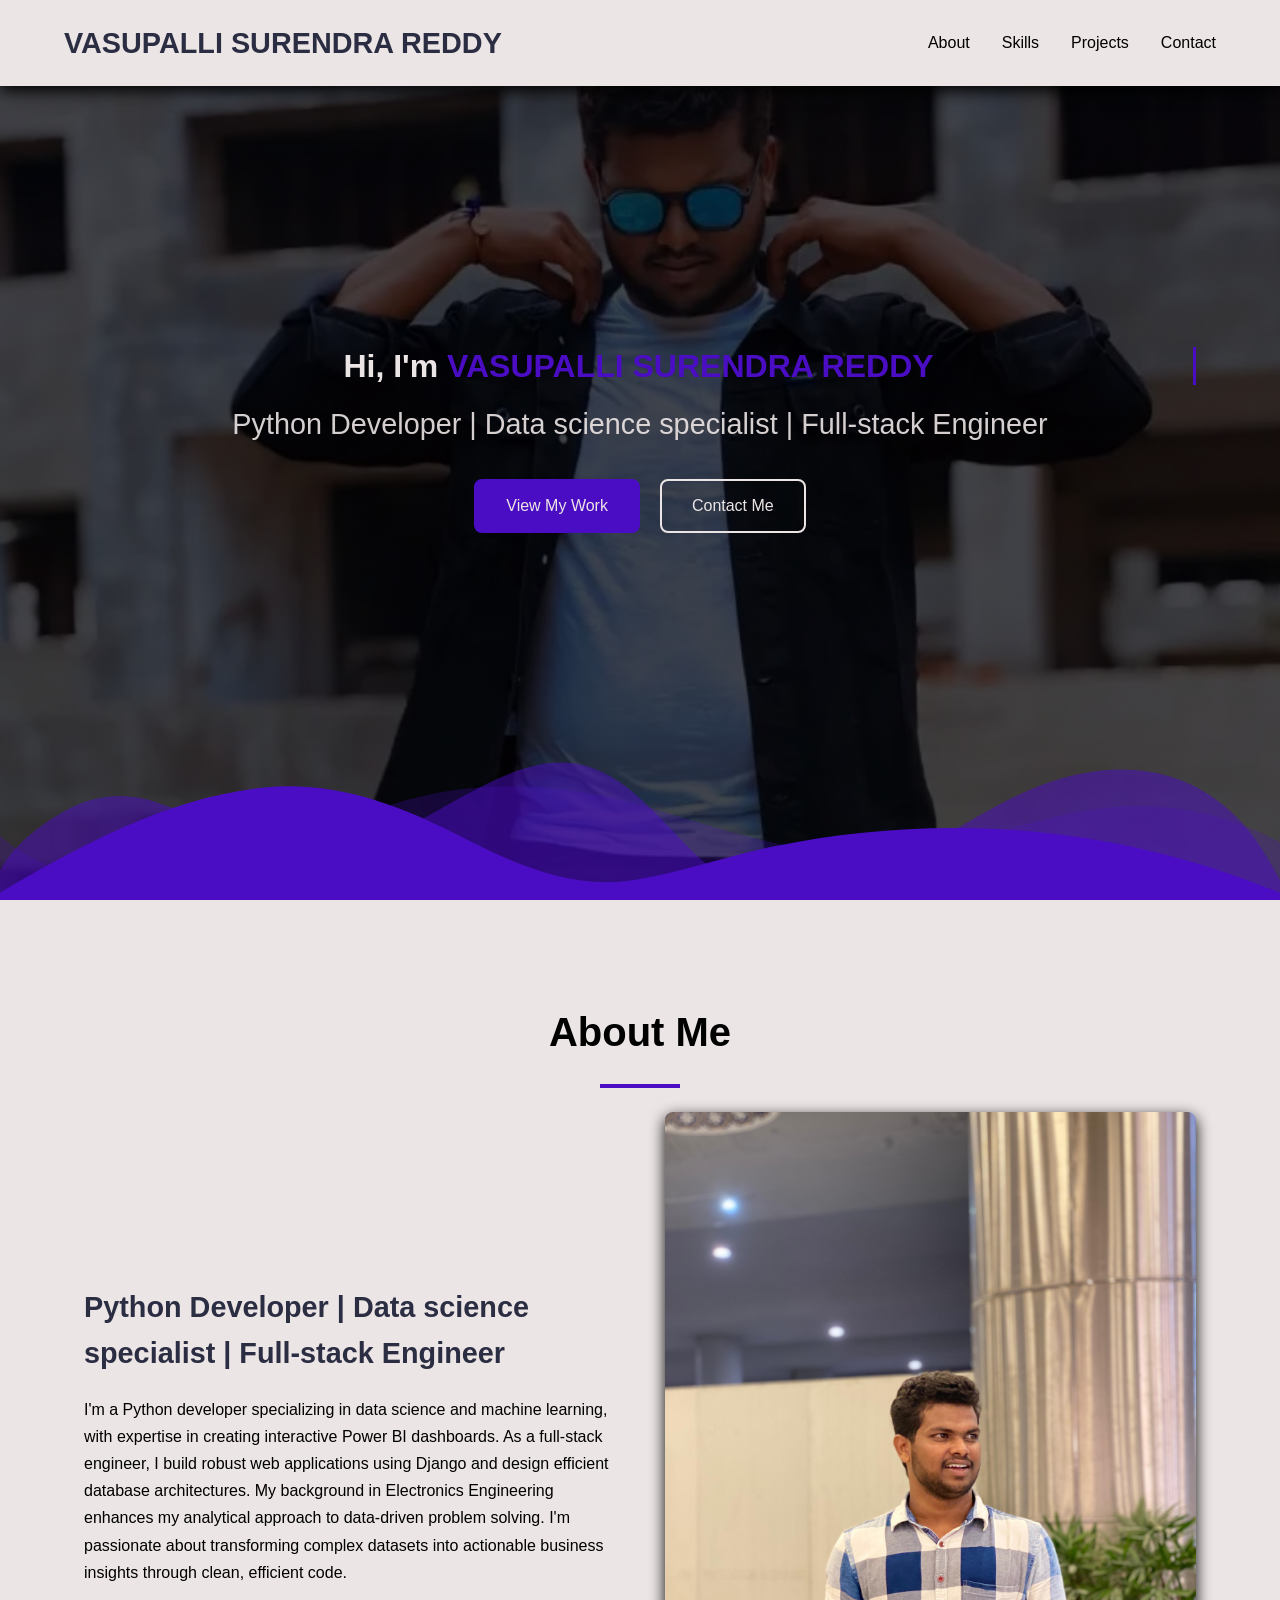
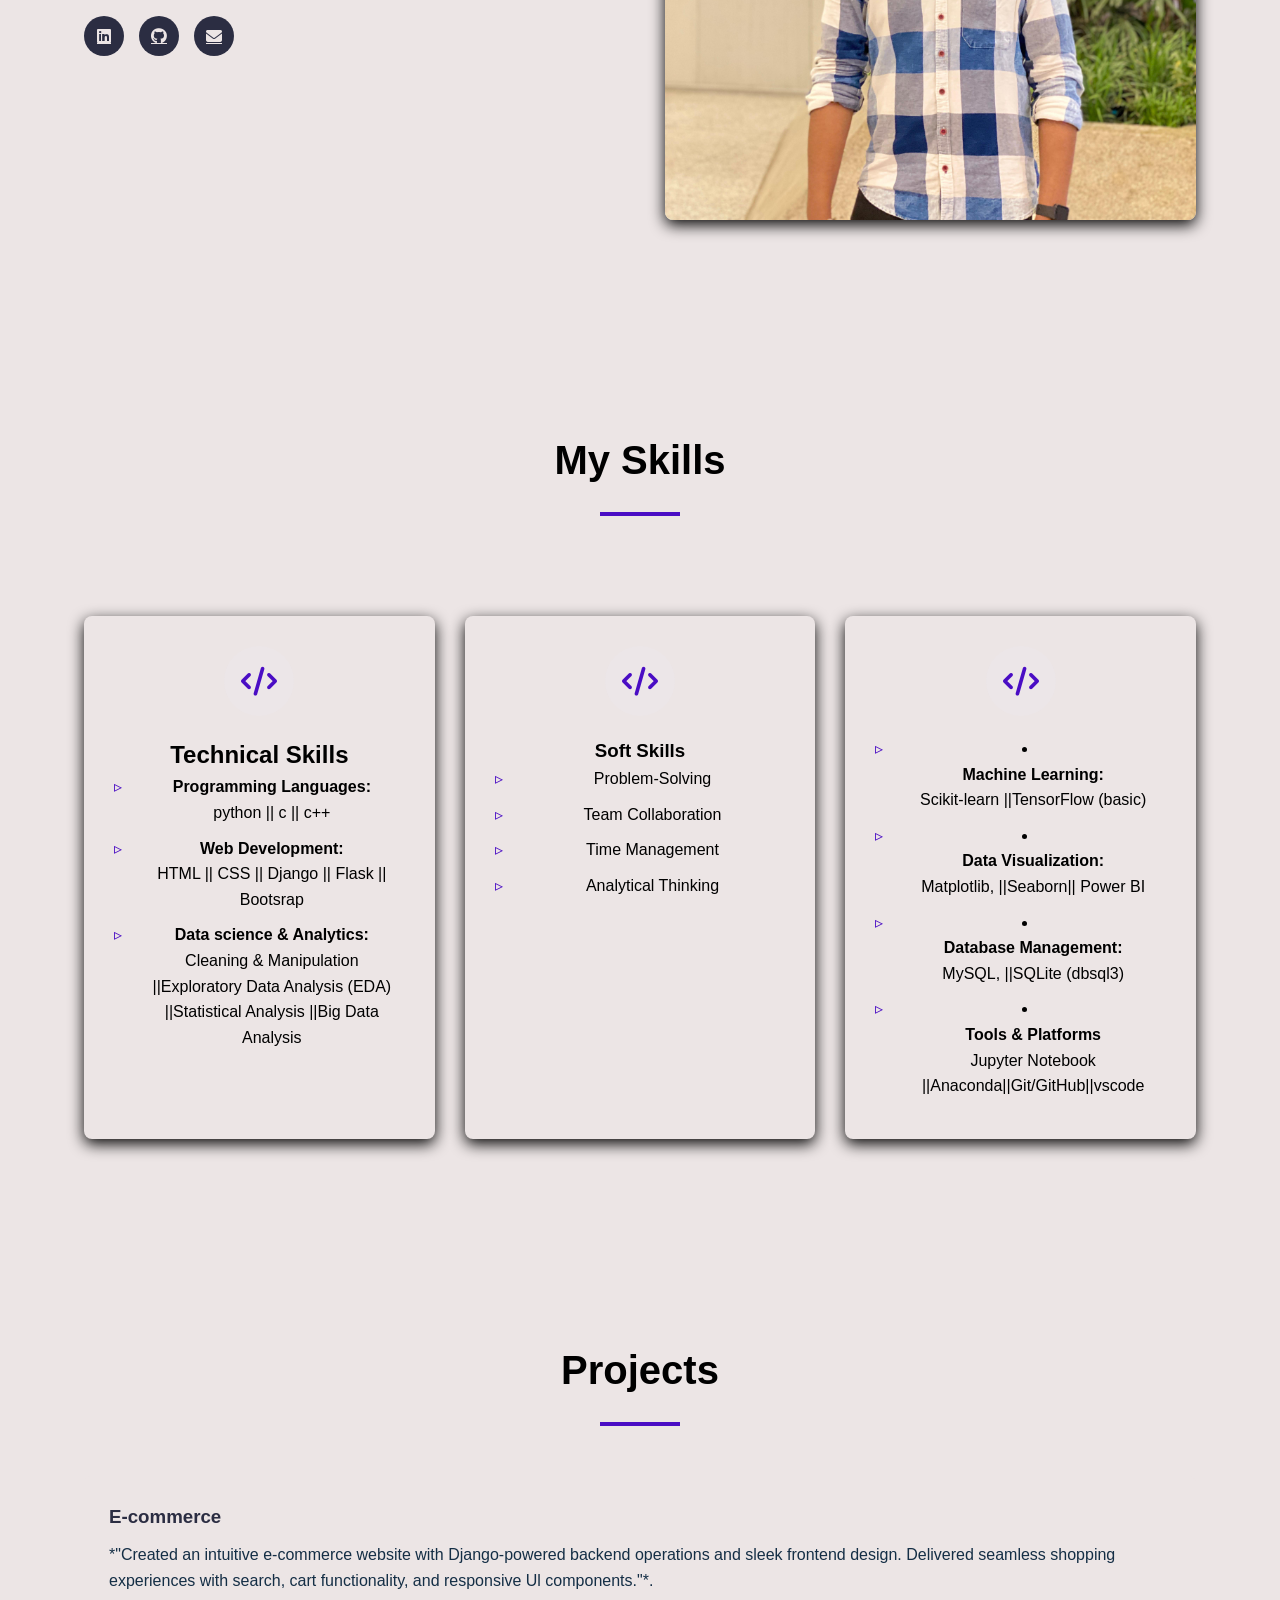
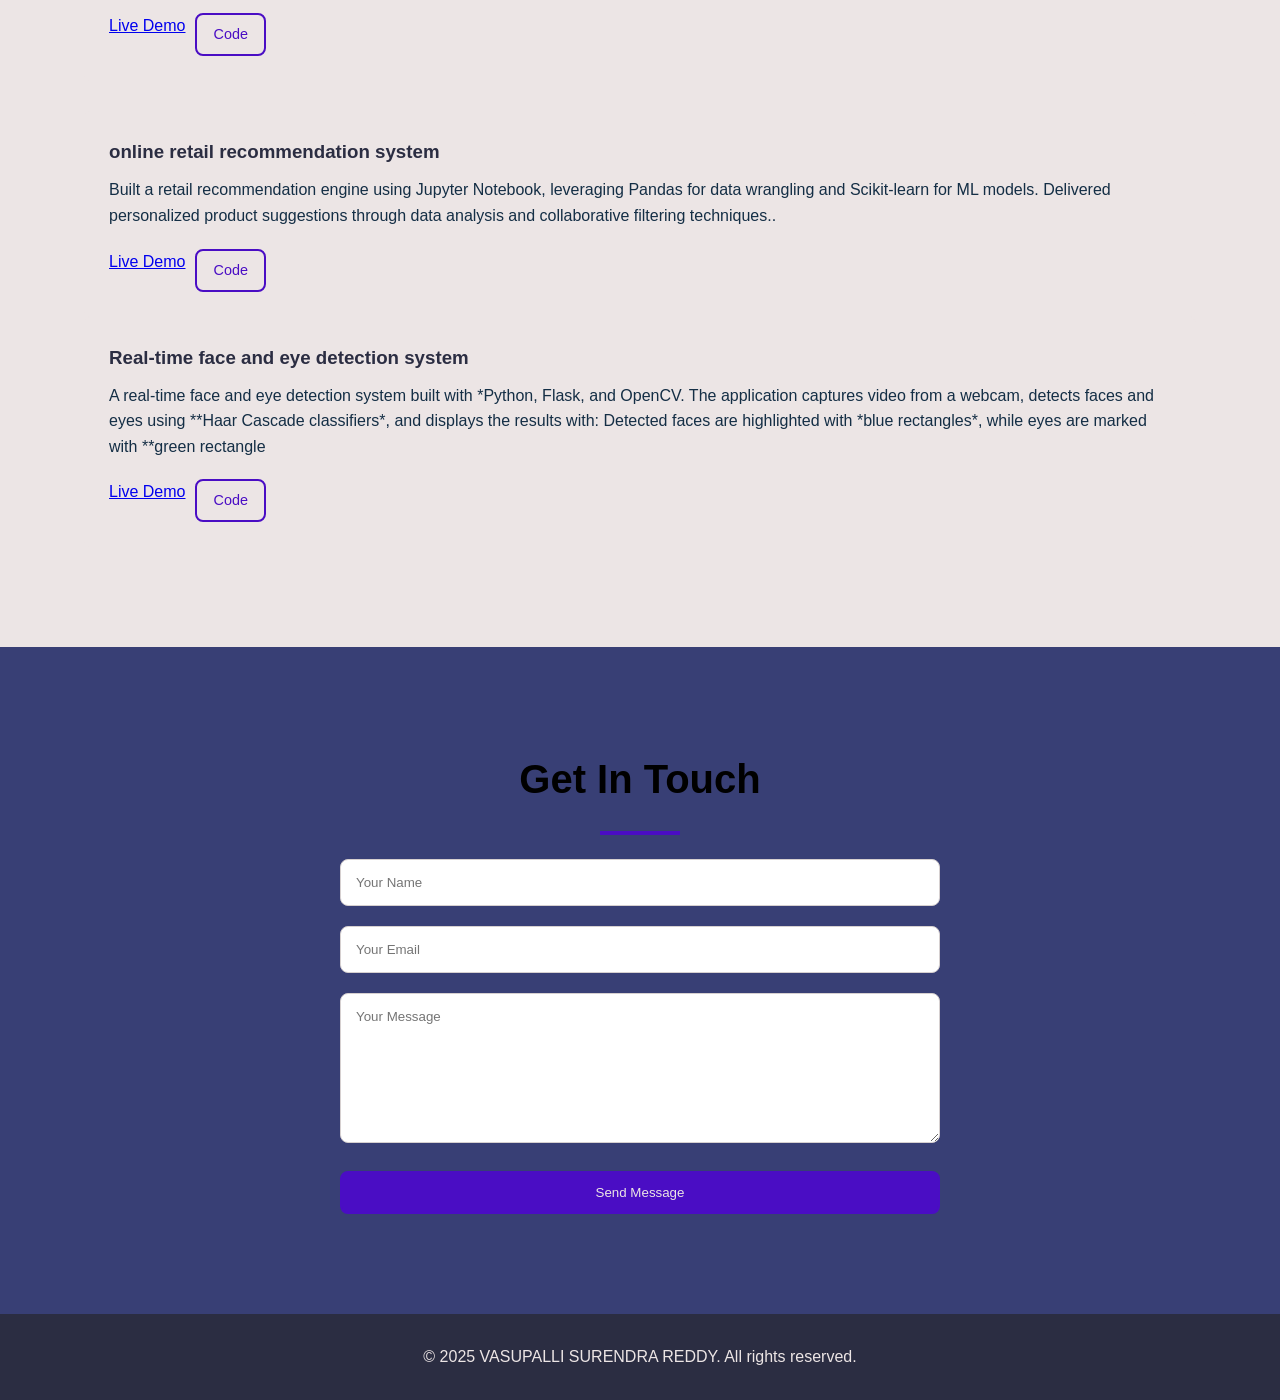
<file: portfolio/index.html>
<!DOCTYPE html>
<html lang="en">
<head>
    <meta charset="UTF-8">
    <meta name="viewport" content="width=device-width, initial-scale=1.0">
    <title>VASUPALLI SURENDRA REDDY| Professional Portfolio</title>
    <link rel="stylesheet" href="css/style.css">
    <link rel="stylesheet" href="https://cdnjs.cloudflare.com/ajax/libs/font-awesome/6.4.0/css/all.min.css">
    <!-- Existing meta tags -->
  <link rel="stylesheet" href="css/animations.css">

    <style>
        /* CSS-only smooth scrolling */
        html {
            scroll-behavior: smooth;
        }
        header, .hero { 
            opacity: 1 !important; 
            animation: none !important;
        }
    </style>
    <!-- Before (slow) -->
<link rel="stylesheet" href="https://cdnjs.cloudflare.com/ajax/libs/font-awesome/6.4.0/css/all.min.css">

<!-- After (faster) -->
<link rel="preload" href="https://cdnjs.cloudflare.com/ajax/libs/font-awesome/6.4.0/css/all.min.css" as="style" onload="this.onload=null;this.rel='stylesheet'">
<noscript><link rel="stylesheet" href="https://cdnjs.cloudflare.com/ajax/libs/font-awesome/6.4.0/css/all.min.css"></noscript>
    <link rel="stylesheet" href="css/style.css" media="print" onload="this.media='all'">
</head>
<div class="wave">
    <svg viewBox="0 0 1200 120" preserveAspectRatio="none">
      <path d="M0,0V46.29c47.79,22.2,103.59,32.17,158,28,70.36-5.37,136.33-33.31,206.8-37.5C438.64,32.43,512.34,53.67,583,72.05c69.27,18,138.3,24.88,209.4,13.08,36.15-6,69.85-17.84,104.45-29.34C989.49,25,1113-14.29,1200,52.47V0Z" opacity=".25" fill="var(--primary)"></path>
      <path d="M0,0V15.81C13,36.92,27.64,56.86,47.69,72.05,99.41,111.27,165,111,224.58,91.58c31.15-10.15,60.09-26.07,89.67-39.8,40.92-19,84.73-46,130.83-49.67,36.26-2.85,70.9,9.42,98.6,31.56,31.77,25.39,62.32,62,103.63,73,40.44,10.79,81.35-6.69,119.13-24.28s75.16-39,116.92-43.05c59.73-5.85,113.28,22.88,168.9,38.84,30.2,8.66,59,6.17,87.09-7.5,22.43-10.89,48-26.93,60.65-49.24V0Z" opacity=".5" fill="var(--primary)"></path>
      <path d="M0,0V5.63C149.93,59,314.09,71.32,475.83,42.57c43-7.64,84.23-20.12,127.61-26.46,59-8.63,112.48,12.24,165.56,35.4C827.93,77.22,886,95.24,951.2,90c86.53-7,172.46-45.71,248.8-84.81V0Z" fill="var(--primary)"></path>
    </svg>
  </div>
<body>
    <!-- Navigation -->
    <header class="header">
        <div class="container">
            <div class="logo">VASUPALLI SURENDRA REDDY</div>
            <nav class="main-nav">
                <ul>
                    <li><a href="#about">About</a></li>
                    <li><a href="#skills">Skills</a></li>
                    <li><a href="#projects">Projects</a></li>
                    <li><a href="#contact">Contact</a></li>
                </ul>
            </nav>
        </div>
    </header>

    <!-- Hero Section -->
    <section class="hero">
        <div class="container">
            <h1>Hi, I'm <span class="highlight">VASUPALLI SURENDRA REDDY</span></h1>
            <h2>Python Developer | Data science specialist | Full-stack Engineer</h2>
            <div class="hero-buttons">
                <a href="#projects" class="btn btn-primary">View My Work</a>
                <a href="#contact" class="btn btn-secondary">Contact Me</a>
            </div>
        </div>
    </section>

    <!-- About Section -->
    <section id="about" class="section">
        <div class="container">
            <h2 class="section-title">About Me</h2>
            <div class="about-content">
                <div class="about-text">
                    <h3>Python Developer | Data science specialist | Full-stack Engineer</h3>
                    <p>I'm a Python developer specializing in data science and machine learning, with expertise in creating interactive Power BI dashboards. As a full-stack engineer, I build robust web applications using Django and design efficient database architectures. My background in Electronics Engineering enhances my analytical approach to data-driven problem solving. I'm passionate about transforming complex datasets into actionable business insights through clean, efficient code.</p>
                    
                    <div class="social-links">
                        <a href="https://www.linkedin.com/in/vasupalli-surendra-reddy-756537307/" aria-label="LinkedIn"><i class="fab fa-linkedin"></i></a>
                        <a href="https://github.com/vasupalli2002?tab=repositories" aria-label="GitHub"><i class="fab fa-github"></i></a>
                        <a href="surendrareddyv4@gmail.com" aria-label="Email"><i class="fas fa-envelope"></i></a>
                    </div>
                </div>
                <div class="about-image">
                    <img src="images/profile.jpg" alt="Your Name" loading="lazy">
                </div>
            </div>
        </div>
    </section>

    <!-- Skills Section -->
    <section id="skills" class="section" data-animate="true">
        <div class="container">
            <h2 class="section-title">My Skills</h2>
            <div class="skills-grid">
                <div class="skill-card">
                    <div class="skill-icon">
                        <i class="fas fa-code"></i>
                    </div>
                    <h2>Technical Skills</h2>
                    <ul>
                        <li><h4>Programming Languages:</h4> python || c || c++</li>
                        <li><h4>Web Development:</h4>HTML || CSS || Django || Flask || Bootsrap</li>
                        <li><h4>Data science & Analytics:</h4>
                            Cleaning & Manipulation  
                            ||Exploratory Data Analysis (EDA)  
                            ||Statistical Analysis  
                            ||Big Data Analysis  
                    </ul>
                </div>
                <div class="skill-card">
                    <div class="skill-icon">
                        <i class="fas fa-code"></i>
                    </div>
                    <h3>Soft Skills</h3>
                    <ul>
                        <li> Problem-Solving</li>
                        <li> Team Collaboration </li>
                        <li>Time Management</li>
                        <li>Analytical Thinking</li>
                    </ul>
                </div>
                <div class="skill-card">
                    <div class="skill-icon">
                        <i class="fas fa-code"></i>
                    </div>
                          <li><h4>Machine Learning:</h4>Scikit-learn ||TensorFlow (basic) </li>
                          <li><h4>Data Visualization:</h4> Matplotlib, ||Seaborn|| Power BI  </li>
                          <li><h4>Database Management:</h4>MySQL, ||SQLite (dbsql3) </li>
                          <li><h4>Tools & Platforms</h4> Jupyter Notebook ||Anaconda||Git/GitHub||vscode  </li>
                    </ul>
                </div>
                <!-- Add more skill cards -->
            </div>
        </div>
    </section>

    <!-- Projects Section -->
    <section id="projects" class="section">
        <div class="container">
            <h2 class="section-title">Projects</h2>
            <div class="projects-grid">
                <div class="project-card"hight="450">
                    <div class="project-image">
                        <img src="images/project1.webp" alt="Project 1" loading="lazy" width="800" hight= "450">
                    </div>
                    <div class="project-info">
                        <h3>E-commerce</h3>
                        <p>*"Created an intuitive e-commerce website with Django-powered backend operations and sleek frontend design.
                            Delivered seamless shopping experiences with search, cart functionality, and responsive Ul components."*.</p>
                        <div class="project-links">
                            <a href="https://drive.google.com/file/d/1O4dIkR8dlB9XdJpaP1Ky9NmXOwaGFmrx/view?usp=drivesdk class="btn btn-small">Live Demo</a>
                            <a href="https://github.com/vasupalli2002/ecommerces.git" class="btn btn-small btn-outline">Code</a>
                        </div>
                    </div>
                </div>
                <div class="project-card"hight="450">
                    <div class="project-image">
                        <img src="images/projects/Screenshot 2025-03-27 002403.png" alt="Project 1" loading="lazy" width="800" hight= "450">
                    </div>
                    <div class="project-info">
                        <h3>online retail recommendation system</h3>
                        <p>Built a retail recommendation engine using Jupyter Notebook, leveraging Pandas for data wrangling and Scikit-learn for ML models. Delivered personalized product suggestions through data analysis and collaborative filtering techniques..</p>
                        <div class="project-links">
                            <a href="https://drive.google.com/file/d/1HxilQudF6PBpZjxVbbteXo1udTEfZKYS/view?usp=drivesdk="btn btn-small">Live Demo</a>
                            <a href="https://github.com/vasupalli2002/online-retail-recommend-system.git" class="btn btn-small btn-outline">Code</a>
                        </div>
                    </div>
                </div>
            </div>
            
            <div class="project-card"hight="450">
                <div class="project-image">
                    <img src="images/projects/Screenshot 2025-03-27 002403.png" alt="Project 1" loading="lazy" width="800" hight= "450">
                </div>
                <div class="project-info">
                    <h3>Real-time face and eye detection system</h3>
                    <p>A real-time face and eye detection system built with *Python, Flask, and OpenCV. The application captures video from a webcam, detects faces and eyes using **Haar Cascade classifiers*, and displays the results with:  
                        Detected faces are highlighted with *blue rectangles*, while eyes are marked with **green rectangle</p>
                    <div class="project-links">
                        <a href="https://drive.google.com/file/d/1428FW1FA_VeJ-S4QPn5ox13L1qrsBOt6/view?usp=drivesdk"btn btn-small">Live Demo</a>
                        <a href="https://github.com/vasupalli2002/Real-time-face-and-eye-detection-system.git" class="btn btn-small btn-outline">Code</a>
                    </div>
                </div>
            </div>
        </div>
    </section>

    <!-- Contact Section -->
    <section id="contact" class="section bg-light">
        <div class="container">
            <h2 class="section-title">Get In Touch</h2>
            <form class="contact-form" action="mailto:surendrareddyv4@gmail.com" method="post" enctype="text/plain">
                <div class="form-group">
                    <input type="text" name="name" placeholder="Your Name" required>
                </div>
                <div class="form-group">
                    <input type="email" name="email" placeholder="Your Email" required>
                </div>
                <div class="form-group">
                    <textarea name="message" placeholder="Your Message" required></textarea>
                </div>
                <button type="submit" class="btn btn-primary">Send Message</button>
            </form>
        </div>
    </section>

    <!-- Footer -->
    <footer class="footer">
        <div class="container">
            <p>&copy; <span class="year">2025</span> VASUPALLI SURENDRA REDDY. All rights reserved.</p>
        </div>
    </footer>
</body>
</html>
</file>
<file: portfolio/css/style.css>
/* ===== VARIABLES ===== */
:root {
    --primary: #4a0dc4; /* Professional blue */
    --primary-dark: #162674;
    --secondary: #2b2d42;
    --light: #383f75;
    --dark: #000000;
    --white: #ece5e5;
    --gray: #142e45;
    --border-radius:8px;
    --box-shadow: 0 5px 15px rgba(0, 0, 0, 0.975);
    --transition: all 0.3s ease;
    --animation-duration: 0.6s;

}

/* ===== BASE STYLES ===== */
* {
    margin: 0;
    padding: 0;
    box-sizing: border-box;
}

body {
    font-family: 'Segoe UI', Tahoma, Geneva, Verdana, sans-serif;
    line-height: 1.6;
    color: var(--dark);
    background-color: var(--white);
}

.container {
    width: 90%;
    max-width: 1200px;
    margin: 0 auto;
    padding: 0 20px;
}

section {
    padding: 100px 0;
}

.section-title {
    font-size: 2.5rem;
    margin-bottom: 1.5rem;
    text-align: center;
    position: relative;
}

.section-title::after {
    content: '';
    display: block;
    width: 80px;
    height: 4px;
    background: var(--primary);
    margin: 20px auto;
}

.bg-light {
    background-color: var(--light);
}

/* ===== HEADER ===== */
.header {
    position: fixed;
    top: 0;
    left: 0;
    width: 100%;
    background-color: var(--white);
    box-shadow: var(--box-shadow);
    z-index: 1000;
}

.header .container {
    display: flex;
    justify-content: space-between;
    align-items: center;
    padding: 20px 0;
}

.logo {
    font-size: 1.8rem;
    font-weight: 700;
    color: var(--secondary);
}

.main-nav ul {
    display: flex;
    list-style: none;
    gap: 2rem;
}

.main-nav a {
    color: var(--dark);
    text-decoration: none;
    font-weight: 500;
    transition: var(--transition);
    position: relative;
}

.main-nav a:hover {
    color: var(--primary);
}

.main-nav a::after {
    content: '';
    position: absolute;
    bottom: -5px;
    left: 0;
    width: 0;
    height: 2px;
    background: var(--primary);
    transition: var(--transition);
}

.main-nav a:hover::after {
    width: 100%;
}

/* ===== HERO SECTION ===== */
.hero {
    min-height: 100vh;
    display: flex;
    align-items: center;
    background: linear-gradient(rgba(0, 0, 0, 0.7), rgba(0, 0, 0, 0.7)), url('../images/hero-bg.jpg');
    background-size: cover;
    background-position: center;
    color: var(--white);
    text-align: center;
    padding-top: 80px;
}

.hero h1 {
    font-size: 3.5rem;
    margin-bottom: 1rem;
    line-height: 1.2;
}

.hero .highlight {
    color: var(--primary);
}

.hero h2 {
    font-size: 1.8rem;
    font-weight: 300;
    margin-bottom: 2rem;
    opacity: 0.9;
}

.hero-buttons {
    display: flex;
    gap: 20px;
    justify-content: center;
    margin-top: 30px;
}

/* ===== BUTTONS ===== */
.btn {
    display: inline-block;
    padding: 12px 30px;
    border-radius: var(--border-radius);
    font-weight: 500;
    text-align: center;
    transition: var(--transition);
    cursor: pointer;
    text-decoration: none;

}

.btn-primary {
    background-color: var(--primary);
    color: var(--white);
    border: 2px solid var(--primary);
}

.btn-primary:hover {
    background-color: var(--animation-duration) ease;
    transform: translateY(-3px), transform var(--animation-duration) ease;
    box-shadow: var(--animation-duration)ease;
}

.btn-secondary {
    background-color: transparent;
    color: var(--white);
    border: 2px solid var(--white);
}

.btn-secondary:hover {
    background-color: rgba(255, 255, 255, 0.1);
    transform: translateY(-3px);
    box-shadow: var(--box-shadow);
}

.btn-small {
    padding: 8px 16px;
    font-size: 0.9rem;
}

.btn-outline {
    background-color: transparent;
    color: var(--primary);
    border: 2px solid var(--primary);
}

.btn-outline:hover {
    background-color: var(--primary);
    color: var(--white);
}

/* ===== ABOUT SECTION ===== */
.about-content {
    display: flex;
    align-items: center;
    gap: 50px;
}

.about-text {
    flex: 1;
}

.about-text h3 {
    font-size: 1.8rem;
    margin-bottom: 20px;
    color: var(--secondary);
}

.about-text p {
    margin-bottom: 20px;
    line-height: 1.7;
}

.about-image {
    flex: 1;
    text-align: center;
}

.about-image img {
    max-width: 100%;
    border-radius: var(--border-radius);
    box-shadow: var(--box-shadow);
}

.social-links {
    display: flex;
    gap: 15px;
    margin-top: 30px;
}

.social-links a {
    display: flex;
    align-items: center;
    justify-content: center;
    width: 40px;
    height: 40px;
    background-color: var(--secondary);
    color: var(--white);
    border-radius: 50%;
    transition: var(--transition);
}

.social-links a:hover {
    background-color: var(--primary);
    transform: translateY(-3px);
}

/* ===== SKILLS SECTION ===== */
.skills-grid {
    display: grid;
    grid-template-columns: repeat(auto-fit, minmax(250px, 1fr));
    gap: 30px;
    margin-top: 100px;
    will-change: transform,opacity
}

.skill-card {
    background-color: var(--white);
    padding: 30px;
    border-radius: var(--border-radius);
    box-shadow: var(--box-shadow);
    transition: var(--transition);
    text-align: center;
}

.skill-card:hover {
    transform: translateY(-10px);
}

.skill-icon {
    width: 70px;
    height: 70px;
    margin: 0 auto 20px;
    background-color: rgba(233, 236, 249, 0.1);
    border-radius: 50%;
    display: flex;
    align-items: center;
    justify-content: center;
}

.skill-icon i {
    font-size: 1.8rem;
    color: var(--primary);
}

.skill-card h1 {
    margin-bottom: 20px;
    color: var(--secondary);
}

.skill-card ul {
    list-style: none;
}

.skill-card li {
    margin-bottom: 10px;
    position: relative;
    padding-left: 25px;
}

.skill-card li::before {
    content: "▹";
    position: absolute;
    left: 0;
    color: var(--primary);
}

/* ===== PROJECTS SECTION ===== */
.projects-grid {
    display: grid;
    grid-template-columns: repeat( minmax(300px, 1fr));
    gap: 30px;
    margin-top: 50px;
}
.project-image-wrapper {
    height: 200px; /* Fixed height */
    overflow: hidden;
    position: relative;
  }
  .project-image-wrapper img {
    width: 100%;
    height: 200%;
    object-fit: cover;
    object-position: center top;
    transition: transform 0.5s ease;
  }
  .project-card:hover img {
    transform: scale(1.05);
  }  
  
  

.project-card {
    background-color: var(--white);
    border-radius: var(--border-radius);
    overflow: hidden;
    box-shadow: var(---animation-duration) ease;
    transition: var(--animation-duration) ease;
}

    


.project-card:hover {
    transform: translateY(-10px);
    box-shadow: 0 15px 30px rgba(0, 0, 0, 0.989);
}

.project-image {
    height: 1px;;
    overflow: hidden;
}

.project-image img {
    width: 100%;
    height: 100%;
    object-fit: cover;
    transition: var(transform 0.8s ease);
}

.project-card:hover .project-image img {
    transform: scale(1.05);
}

.project-info {
    padding: 25px;
}

.project-info h3 {
    margin-bottom: 10px;
    color: var(--secondary);
}

.project-info p {
    margin-bottom: 20px;
    color: var(--gray);
}

.project-links {
    display: flex;
    gap: 10px;
}

/* ===== CONTACT SECTION ===== */
.contact-form {
    max-width: 600px;
    margin: 0 auto;
    display: flex;
    flex-direction: column;
    gap: 20px;
}

.form-group {
    position: relative;
}

.contact-form input,
.contact-form textarea {
    width: 100%;
    padding: 15px;
    border: 1px solid #d6d0d0;
    border-radius: var(--border-radius);
    font-family: inherit;
    transition: var(--transition);
}

.contact-form input:focus,
.contact-form textarea:focus {
    outline: none;
    border-color: var(--primary);
    box-shadow: 0 0 0 3px rgba(67, 97, 238, 0.2);
}

.contact-form textarea {
    min-height: 150px;
    resize: vertical;
}

/* ===== FOOTER ===== */
.footer {
    background-color: var(--secondary);
    color: var(--white);
    text-align: center;
    padding: 30px 0;
}

/* ===== RESPONSIVE DESIGN ===== */
@media (max-width: 768px) {
    .header .container {
        flex-direction: column;
        gap: 20px;
    }

    .main-nav ul {
        gap: 1rem;
    }

    .hero h1 {
        font-size: 2.5rem;
    }

    .hero h2 {
        font-size: 1.4rem;
    }

    .hero-buttons {
        flex-direction: column;
        align-items: center;
    }

    .about-content {
        flex-direction: column;
    }

    .section-title {
        font-size: 2rem;
    }
}
/* Reduced motion alternative */
@media( prefers-reduced-motion:reduce) {
    .skill-category, 
    .skill-category li {
      animation: none !important;
      transition: none !important;
    }
  }
 

@media (max-width: 768px) {
    .main-nav ul {
        flex-direction: column;
        align-items: center;
        gap: 10px;
    }
    .skill-category{
        animation-duration: 0.4s!important;
    }
    }

    .hero h1 {
        font-size: 2rem;
    }

/* Ensure animations don't play on page print */
@media print {
    * {
      animation: none !important;
      transition: none !important;
    }
  }
  .skill-category {
    animation-fill-mode: both;
  }
</file>
<file: portfolio/css/animations.css>
/* ===== ENTRANCE ANIMATIONS ===== */
@keyframes fadeIn {
    from { opacity: 0; }
    to { opacity: 1; }
  }
  
  @keyframes slideUp {
    from { 
      opacity: 0;
      transform: translateY(50px);
    }
    to { 
      opacity: 1;
      transform: translateY(0);
    }
  }
  
  @keyframes slideRight {
    from { 
      opacity: 0;
      transform: translateX(-50px);
    }
    to { 
      opacity: 1;
      transform: translateX(0);
    }
  }
  
  /* ===== SECTION ANIMATIONS ===== */
  .section {
    transition: 
    opacity 0.4s ease-out,
    transform 0.4s ease-out;


  }
  
  .section:nth-child(odd) {
    animation: slideUp 0.8s ease forwards;
  }
  
  .section:nth-child(even) {
    animation: slideRight 0.8s ease forwards;
  }
  
  /* Delay animations for sequential loading */
  .skill-category li:nth-child(1) { animation-delay: 0.2s; }
  .skill-category li:nth-child(2) { animation-delay: 0.3s; }
  .skill-category li:nth-child(3) { animation-delay: 0.4s; }
  .skill-category li:nth-child(4) { animation-delay: 0.5s; }
  
  
  /* ===== ELEMENT ANIMATIONS ===== */
  /* Button pulse effect */
  @keyframes pulse {
    0% { transform: scale(1); }
    50% { transform: scale(1.05); }
    100% { transform: scale(1); }
  }
  
  .btn-primary {
    animation: pulse 2s infinite;
  }
  .btn:hover {
    transform: translateY(-3px) translateZ(0);
  }
  /* Category card entrance */
  @keyframes cardEntrance {
    from {
      opacity: 0;
      transform: translateY(20px) scale(0.95);
    }
    to {
      opacity: 1;
      transform: translateY(0) scale(1);
    }
  }
  /* Skill item animation */
@keyframes skillItem {
  from {
    opacity: 0;
    transform: translateX(-10px);
  }
  to {
    opacity: 1;
    transform: translateX(0);
  }
}
/* Apply animations */
.skills-grid {
  perspective: 1000px; /* For 3D effect */
}

.skill-category {
  animation: cardEntrance 0.6s ease-out both;
  transform-origin: center bottom;
}


  
  /* Skill card hover */
  .skill-card:hover {
    transform: translateY(-10px) rotate(2deg);
  }

.skill-category:nth-child(1) { animation-delay: 0.1s; }
.skill-category:nth-child(2) { animation-delay: 0.3s; }
.skill-category:nth-child(3) { animation-delay: 0.5s; }
.skill-category:nth-child(4) { animation-delay: 0.7s; }

.skill-category li {
  animation: skillItem 0.5s ease-out both;
}

/* Hover effects */
.skill-category:hover {
  transform: translateY(-5px) rotateX(5deg) !important;
  box-shadow: 0 15px 30px rgba(67, 97, 238, 0.15) !important;
}

.skill-category:hover h3 {
  color: #3a56d4;
}

.skill-category:hover li:before {
  animation: bounce 0.5s;
}

  
  /* Project card hover */
  .project-card:hover {
    transform: 
      translateY(-10px) 
      perspective(1000px) 
      rotateX(5deg) 
      rotateY(5deg);
    box-shadow: 
      0 20px 40px rgba(0,0,0,0.2),
      0 0 0 3px var(--primary);
  }
  
  /* Social icon bounce */
  .social-links a:hover {
    animation: bounce 0.5s;
  }
  
  @keyframes bounce {
    0%, 100% { transform: translateX(0); }
    50% { transform: translateX(5px);}

  }
  
  /* Underline animation */
  .main-nav a::after {
    transform: scaleX(0);
    transform-origin: right;
  }
  
  .main-nav a:hover::after {
    transform: scaleX(1);
    transform-origin: left;
  }
  /* Typewriter effect */
@keyframes typing {
    from { width: 0 }
    to { width: 100% }
  }
  
  @keyframes blink-caret {
    from, to { border-color: transparent }
    50% { border-color: var(--primary); }
  }
  
  .hero h1 {
    overflow: hidden;
    white-space: nowrap;
    border-right: 3px solid var(--primary);
    animation: 
      typing 3.5s steps(40, end),
      blink-caret 0.75s step-end infinite;
  }
  /* Wave background */
.wave {
    position: absolute;
    bottom: 0;
    left: 0;
    width: 100%;
    overflow: hidden;
    line-height: 0;
    transform: rotate(180deg);
  }
  
  .wave svg {
    position: relative;
    display: block;
    width: calc(100% + 1.3px);
    height: 150px;
    animation: wave 10s linear infinite;
  }
  
  @keyframes wave {
    0% { transform: translateX(0); }
    100% { transform: translateX(-50%); }
  }
  /* Page loader animation */
.loader {
    position: fixed;
    top: 0;
    left: 0;
    width: 100%;
    height: 100%;
    background: var(--white);
    display: flex;
    justify-content: center;
    align-items: center;
    z-index: 9999;
  }
  
  .loader-spinner {
    width: 50px;
    height: 50px;
    border: 5px solid rgba(67, 97, 238, 0.2);
    border-radius: 50%;
    border-top-color: var(--primary);
    animation: spin 1s linear infinite;
  }
  
  @keyframes spin {
    to { transform: rotate(360deg); }
  }
  
  .loaded .loader {
    opacity: 0;
    pointer-events: none;
    transition: opacity 0.5s ease;
  }
  /* Page loader animation */
.loader {
    position: fixed;
    top: 0;
    left: 0;
    width: 100%;
    height: 100%;
    background: var(--white);
    display: flex;
    justify-content: center;
    align-items: center;
    z-index: 9999;
  }
  
  .loader-spinner {
    width: 50px;
    height: 50px;
    border: 5px solid rgba(236, 8, 8, 0.2);
    border-radius: 50%;
    border-top-color: var(--primary);
    animation: spin 1s linear infinite;
  }
  
  @keyframes spin {
    to { transform: rotate(360deg); }
  }
  
  .loaded .loader {
    opacity: 0;
    pointer-events: none;
    transition: opacity 0.5s ease;
  }
</file>
